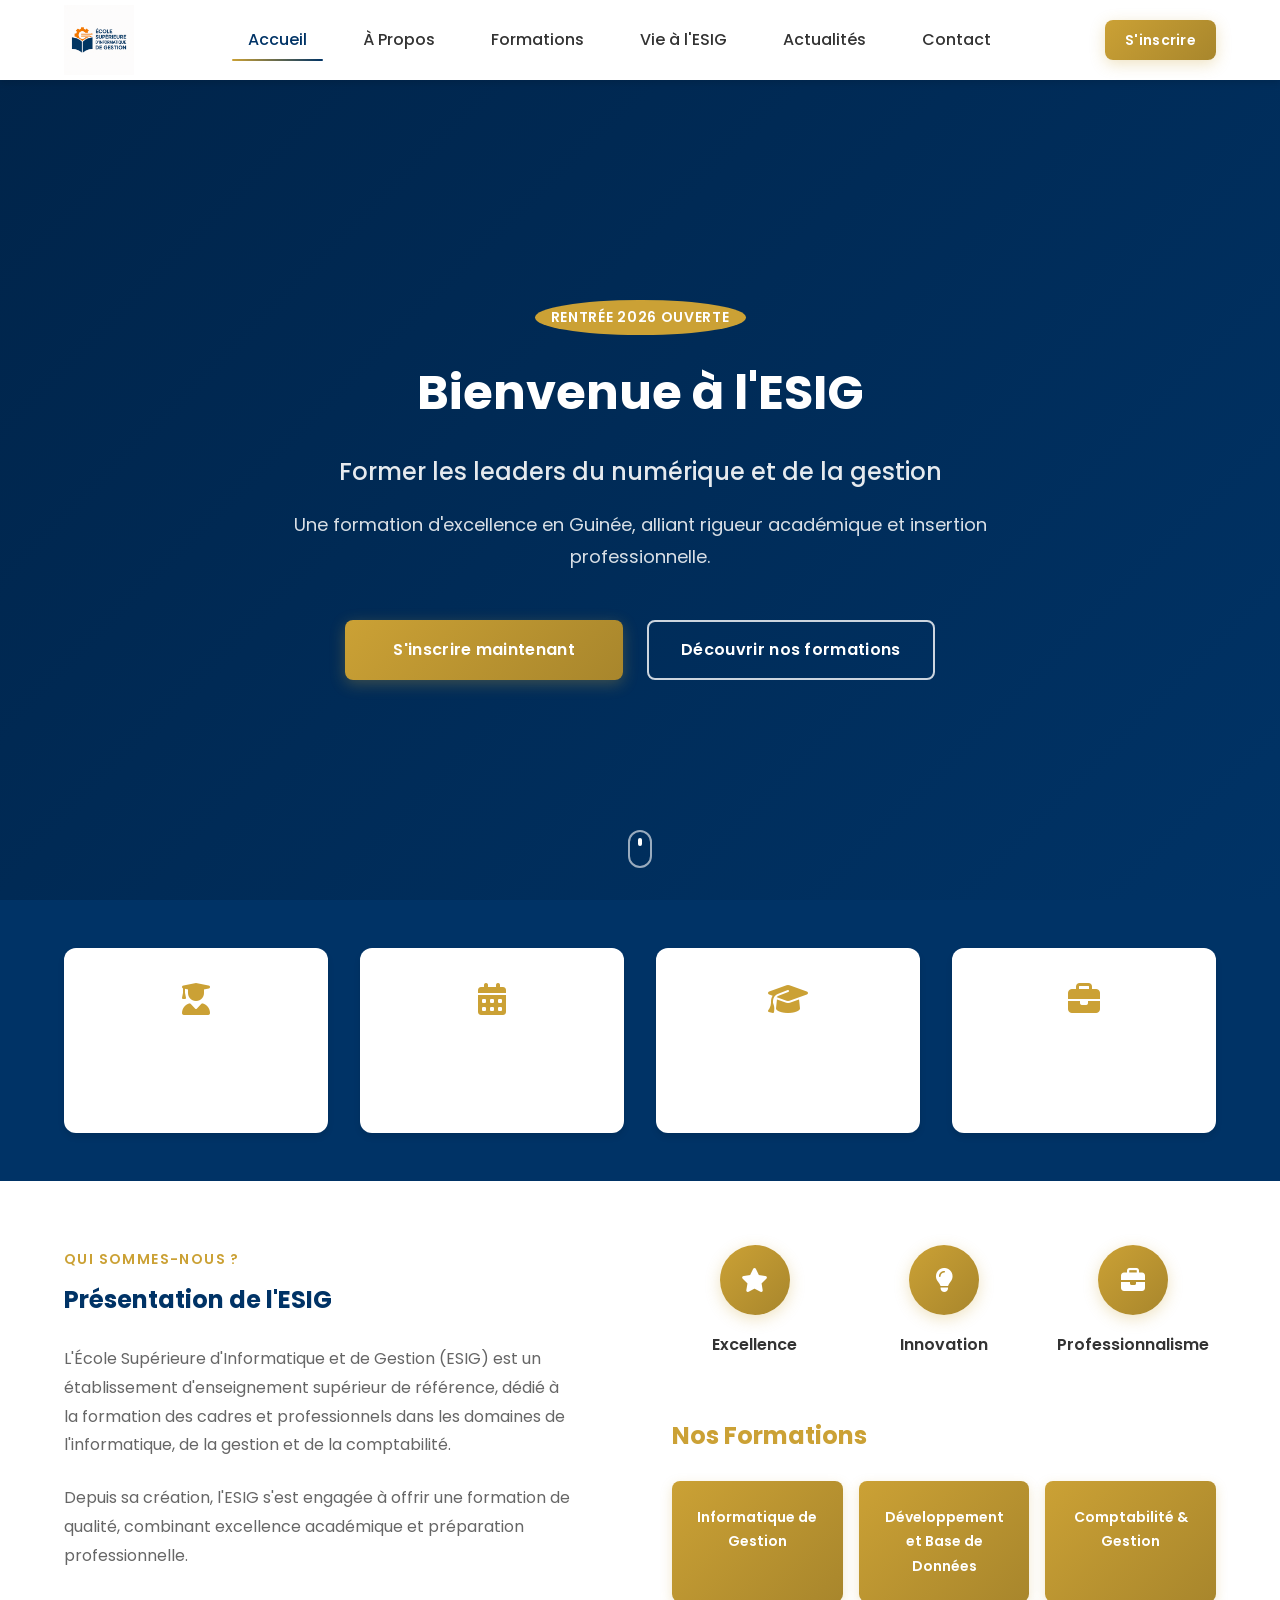
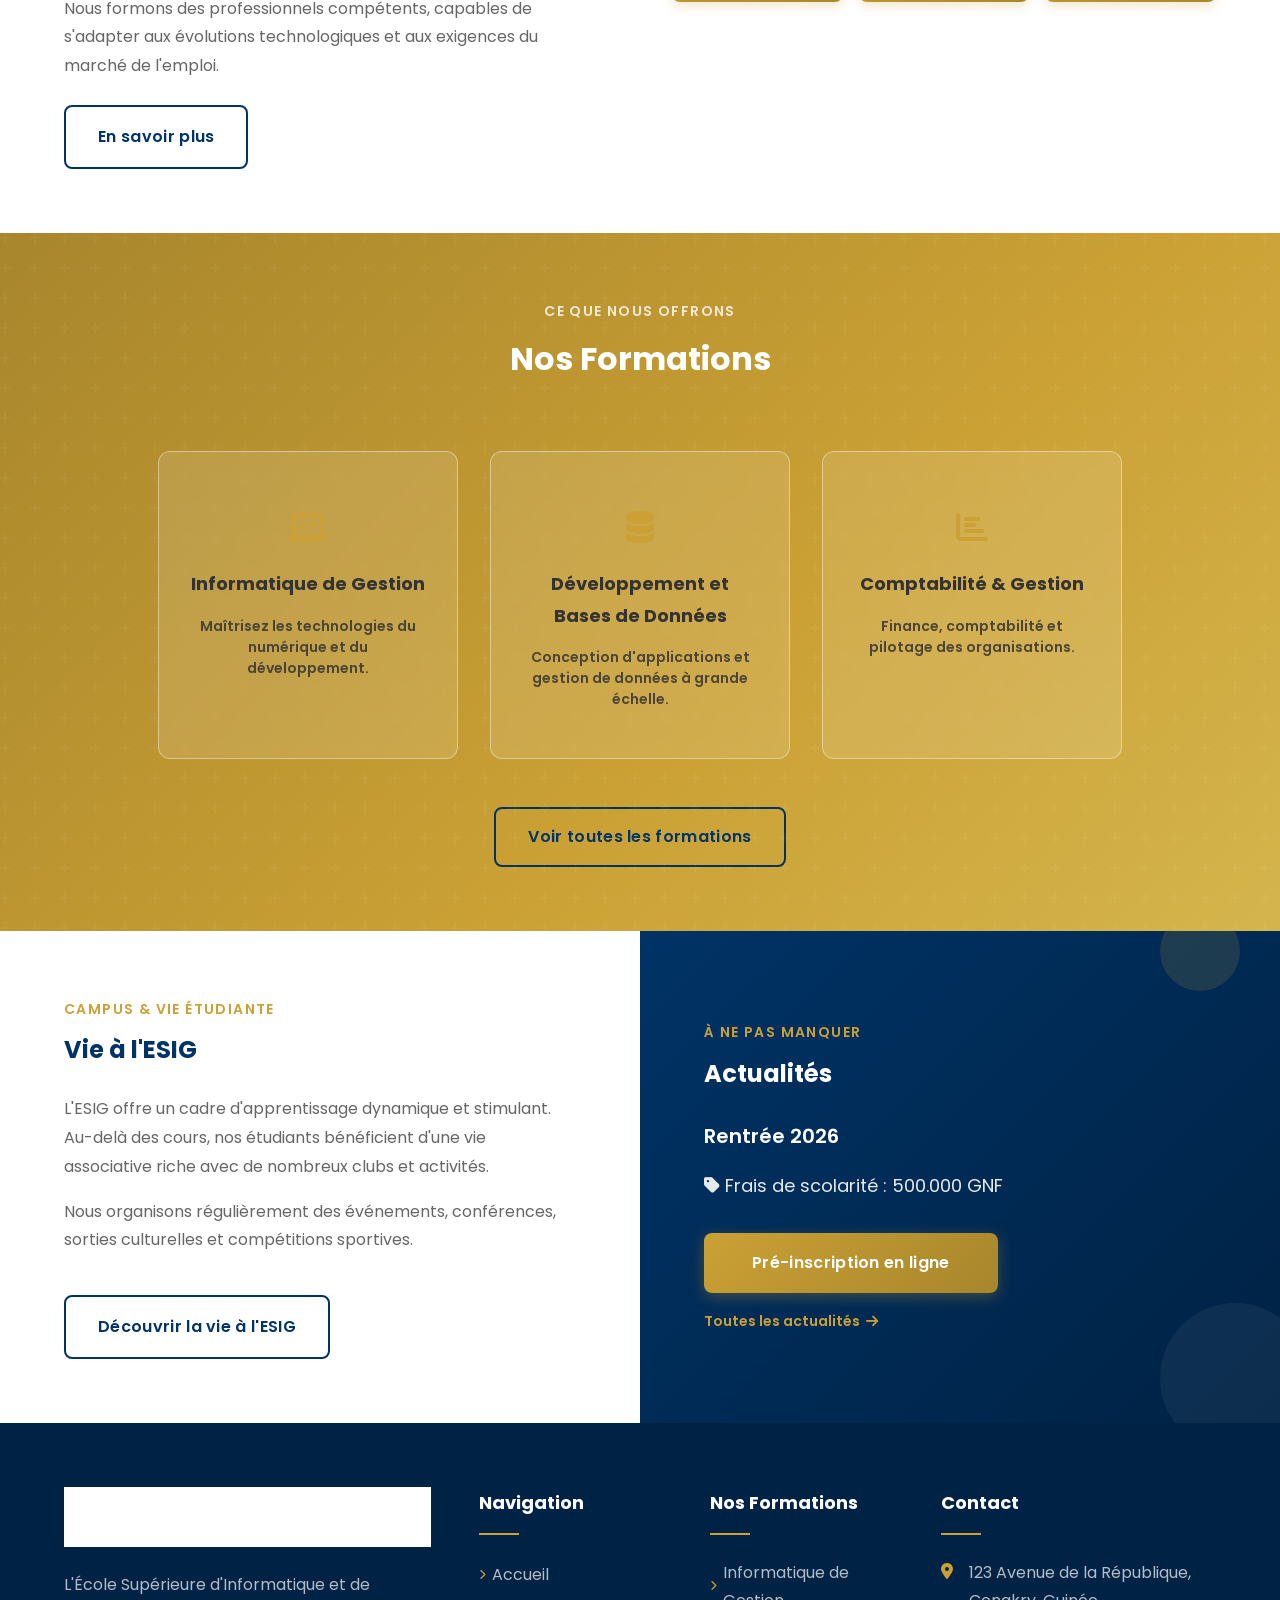
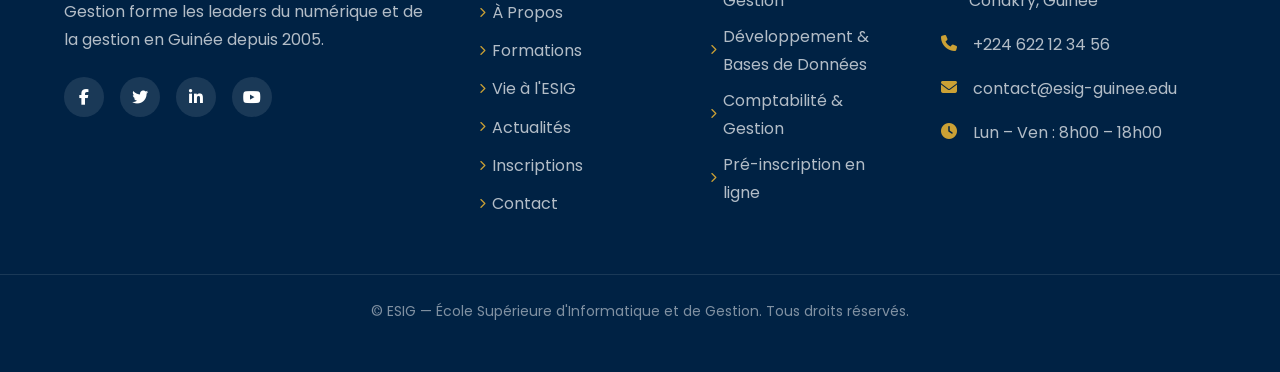
<file: ESIG-main/index.html>
<!DOCTYPE html>
<html lang="fr">
<head>
    <meta charset="UTF-8">
    <meta name="viewport" content="width=device-width, initial-scale=1.0">
    <title>ESIG — École Supérieure d'Informatique et de Gestion</title>
    <meta name="description" content="L'École Supérieure d'Informatique et de Gestion (ESIG) forme les leaders du numérique et de la gestion en Guinée.">
    <link rel="stylesheet" href="css/styles.css">
    <link rel="stylesheet" href="https://cdnjs.cloudflare.com/ajax/libs/font-awesome/6.4.0/css/all.min.css">
    <link href="https://fonts.googleapis.com/css2?family=Poppins:wght@300;400;500;600;700&display=swap" rel="stylesheet">
</head>
<body>

    <!-- Header Placeholder -->
    <div id="header-placeholder"></div>

    <!-- Hero Section -->
    <section class="hero" id="home">
        <div class="hero__overlay"></div>
        <div class="hero__content container">
            <span class="hero__badge">Rentrée 2026 ouverte</span>
            <h1 class="hero__title">Bienvenue à l'ESIG</h1>
            <p class="hero__subtitle">Former les leaders du numérique et de la gestion</p>
            <p class="hero__description">Une formation d'excellence en Guinée, alliant rigueur académique et insertion professionnelle.</p>
            <div class="hero__buttons">
                <a href="inscriptions.html" class="btn btn--gold">S'inscrire maintenant</a>
                <a href="formations.html" class="btn btn--outline-white">Découvrir nos formations</a>
            </div>
        </div>
        <div class="hero__scroll-indicator">
            <span></span>
        </div>
    </section>

    <!-- Stats Section -->
    <section class="stats-section">
        <div class="container">
            <div class="stats-grid">
                <div class="stat-card">
                    <div class="stat-card__icon"><i class="fas fa-user-graduate"></i></div>
                    <div class="stat-card__number" data-target="500">500+</div>
                    <div class="stat-card__label">Étudiants formés</div>
                </div>
                <div class="stat-card">
                    <div class="stat-card__icon"><i class="fas fa-calendar-alt"></i></div>
                    <div class="stat-card__number" data-target="20">20+</div>
                    <div class="stat-card__label">Années d'expérience</div>
                </div>
                <div class="stat-card">
                    <div class="stat-card__icon"><i class="fas fa-graduation-cap"></i></div>
                    <div class="stat-card__number" data-target="3">3</div>
                    <div class="stat-card__label">Filières de formation</div>
                </div>
                <div class="stat-card">
                    <div class="stat-card__icon"><i class="fas fa-briefcase"></i></div>
                    <div class="stat-card__number" data-target="85">85%</div>
                    <div class="stat-card__label">Taux d'insertion</div>
                </div>
            </div>
        </div>
    </section>

    <!-- About Preview Section -->
    <section class="section about-preview">
        <div class="container">
            <div class="about-preview__grid-new">
                <div class="about-preview__left">
                    <span class="section__tag">Qui sommes-nous ?</span>
                    <h2 class="about-preview__title">Présentation de l'ESIG</h2>
                    <p>L'École Supérieure d'Informatique et de Gestion (ESIG) est un établissement d'enseignement supérieur de référence, dédié à la formation des cadres et professionnels dans les domaines de l'informatique, de la gestion et de la comptabilité.</p>
                    <p>Depuis sa création, l'ESIG s'est engagée à offrir une formation de qualité, combinant excellence académique et préparation professionnelle.</p>
                    <p>Nous formons des professionnels compétents, capables de s'adapter aux évolutions technologiques et aux exigences du marché de l'emploi.</p>
                    <a href="apropos.html" class="btn btn--outline">En savoir plus</a>
                </div>

                <div class="about-preview__right">
                    <div class="values-row">
                        <div class="value-item">
                            <div class="value-item__icon"><i class="fas fa-star"></i></div>
                            <span class="value-item__text">Excellence</span>
                        </div>
                        <div class="value-item">
                            <div class="value-item__icon"><i class="fas fa-lightbulb"></i></div>
                            <span class="value-item__text">Innovation</span>
                        </div>
                        <div class="value-item">
                            <div class="value-item__icon"><i class="fas fa-briefcase"></i></div>
                            <span class="value-item__text">Professionnalisme</span>
                        </div>
                    </div>

                    <div class="formations-row">
                        <h3 class="formations-row__title">Nos Formations</h3>
                        <div class="formations-row__cards">
                            <div class="formation-mini-card"><span>Informatique de Gestion</span></div>
                            <div class="formation-mini-card"><span>Développement et Base de Données</span></div>
                            <div class="formation-mini-card"><span>Comptabilité & Gestion</span></div>
                        </div>
                    </div>
                </div>
            </div>
        </div>
    </section>

    <!-- Formations Preview -->
    <section class="section formations-preview-gold">
        <div class="container">
            <div class="section__header">
                <span class="section__tag section__tag--light">Ce que nous offrons</span>
                <h2 class="formations-gold__title">Nos Formations</h2>
            </div>
            <div class="formations-gold__cards">
                <a href="formations.html" class="formation-gold-card">
                    <div class="formation-gold-card__icon"><i class="fas fa-laptop-code"></i></div>
                    <span>Informatique de Gestion</span>
                    <p>Maîtrisez les technologies du numérique et du développement.</p>
                </a>
                <a href="formations.html" class="formation-gold-card">
                    <div class="formation-gold-card__icon"><i class="fas fa-database"></i></div>
                    <span>Développement et Bases de Données</span>
                    <p>Conception d'applications et gestion de données à grande échelle.</p>
                </a>
                <a href="formations.html" class="formation-gold-card">
                    <div class="formation-gold-card__icon"><i class="fas fa-chart-bar"></i></div>
                    <span>Comptabilité & Gestion</span>
                    <p>Finance, comptabilité et pilotage des organisations.</p>
                </a>
            </div>
            <div class="formations-gold__cta">
                <a href="formations.html" class="btn btn--outline-dark">Voir toutes les formations</a>
            </div>
        </div>
    </section>

    <!-- News Preview -->
    <section class="section news-preview-new">
        <div class="news-preview-grid">
            <div class="vie-esig-box">
                <span class="section__tag">Campus & Vie étudiante</span>
                <h2 class="vie-esig-box__title">Vie à l'ESIG</h2>
                <p>L'ESIG offre un cadre d'apprentissage dynamique et stimulant. Au-delà des cours, nos étudiants bénéficient d'une vie associative riche avec de nombreux clubs et activités.</p>
                <p>Nous organisons régulièrement des événements, conférences, sorties culturelles et compétitions sportives.</p>
                <a href="vie-esig.html" class="btn btn--outline">Découvrir la vie à l'ESIG</a>
            </div>

            <div class="actualites-box">
                <span class="section__tag section__tag--gold">À ne pas manquer</span>
                <h2 class="actualites-box__title">Actualités</h2>
                <h3 class="actualites-box__subtitle">Rentrée 2026</h3>
                <p class="actualites-box__info"><i class="fas fa-tag"></i> Frais de scolarité : 500.000 GNF</p>
                <a href="inscriptions.html" class="btn btn--gold">Pré-inscription en ligne</a>
                <a href="actualites.html" class="actualites-box__more">Toutes les actualités <i class="fas fa-arrow-right"></i></a>
            </div>
        </div>
    </section>

    <!-- Footer Placeholder -->
    <div id="footer-placeholder"></div>

    <script src="js/main.js"></script>
</body>
</html>
</file>
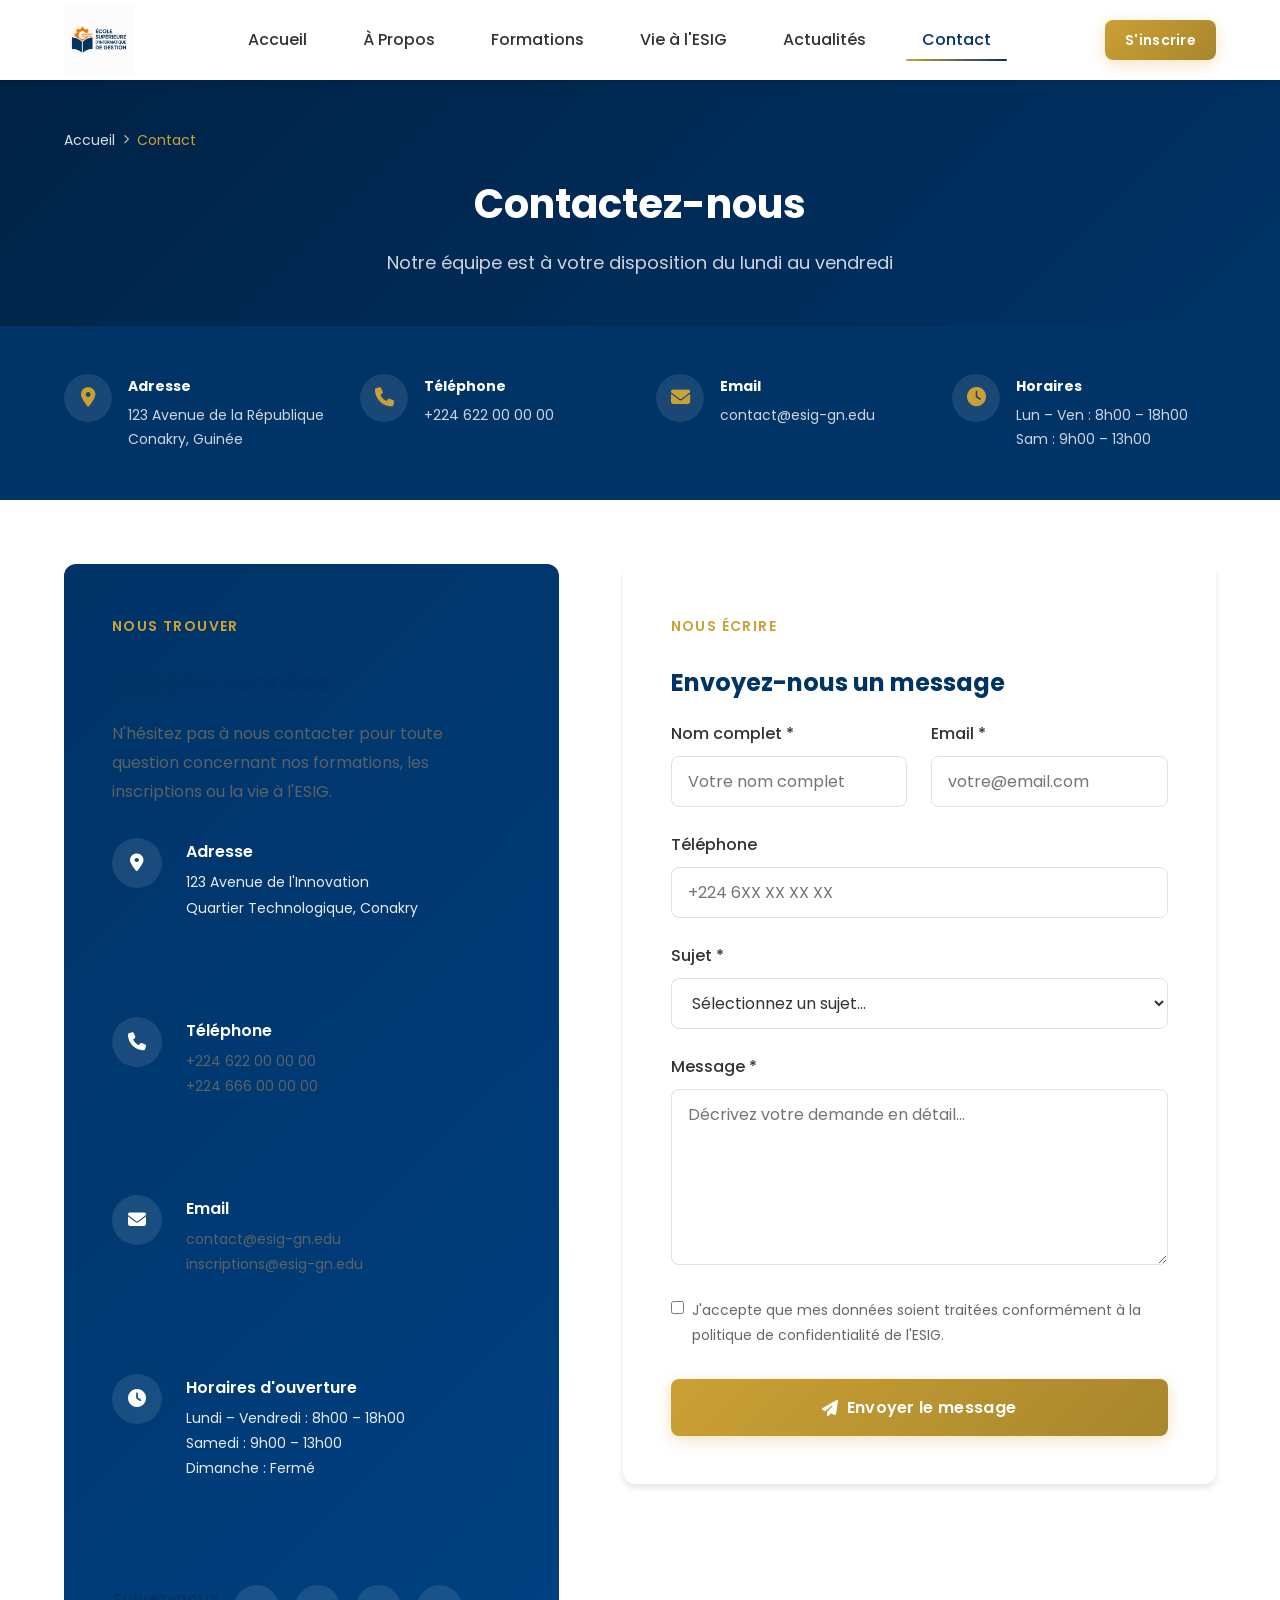
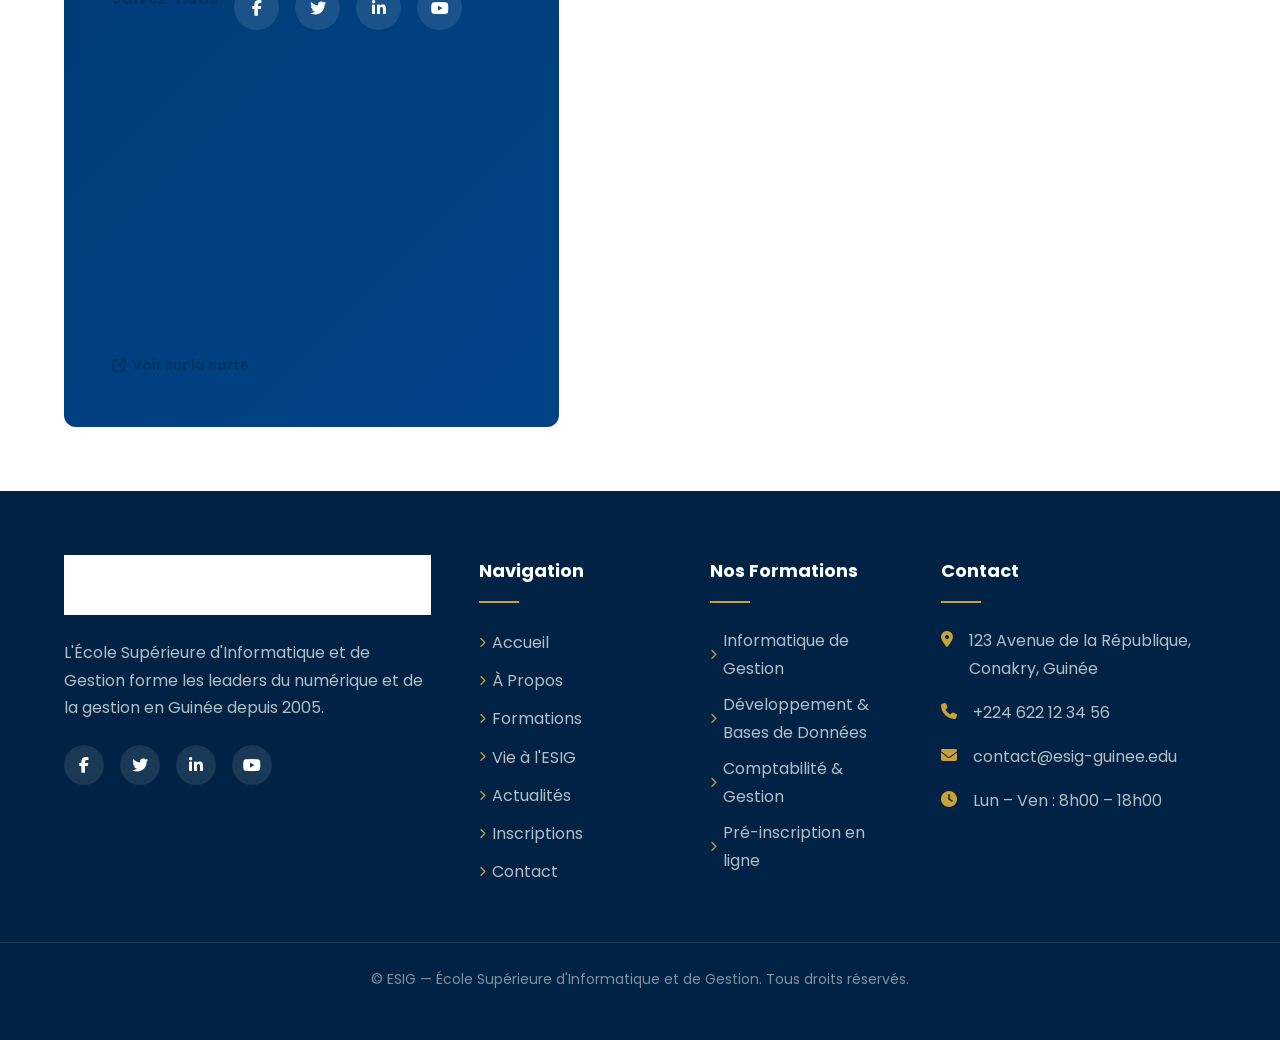
<file: ESIG-main/contact.html>
<!DOCTYPE html>
<html lang="fr">
<head>
    <meta charset="UTF-8">
    <meta name="viewport" content="width=device-width, initial-scale=1.0">
    <title>Contact - ESIG</title>
    <link rel="stylesheet" href="css/styles.css">
    <link rel="stylesheet" href="https://cdnjs.cloudflare.com/ajax/libs/font-awesome/6.4.0/css/all.min.css">
    <link href="https://fonts.googleapis.com/css2?family=Poppins:wght@300;400;500;600;700&display=swap" rel="stylesheet">
</head>
<body>
    <!-- Header Placeholder -->
    <div id="header-placeholder"></div>

    <!-- Page Header -->
    <section class="page-header">
        <div class="container">
            <nav class="breadcrumb">
                <a href="index.html">Accueil</a>
                <i class="fas fa-chevron-right"></i>
                <span>Contact</span>
            </nav>
            <h1 class="page-header__title">Contactez-nous</h1>
            <p class="page-header__subtitle">Notre équipe est à votre disposition du lundi au vendredi</p>
        </div>
    </section>

    <!-- Infos rapides -->
    <section class="contact-quick-info">
        <div class="container">
            <div class="contact-quick-grid">
                <div class="contact-quick-card">
                    <div class="contact-quick-card__icon"><i class="fas fa-map-marker-alt"></i></div>
                    <div class="contact-quick-card__content">
                        <h4>Adresse</h4>
                        <p>123 Avenue de la République<br>Conakry, Guinée</p>
                    </div>
                </div>
                <div class="contact-quick-card">
                    <div class="contact-quick-card__icon"><i class="fas fa-phone"></i></div>
                    <div class="contact-quick-card__content">
                        <h4>Téléphone</h4>
                        <p><a href="tel:+224622000000">+224 622 00 00 00</a></p>
                    </div>
                </div>
                <div class="contact-quick-card">
                    <div class="contact-quick-card__icon"><i class="fas fa-envelope"></i></div>
                    <div class="contact-quick-card__content">
                        <h4>Email</h4>
                        <p><a href="mailto:contact@esig-gn.edu">contact@esig-gn.edu</a></p>
                    </div>
                </div>
                <div class="contact-quick-card">
                    <div class="contact-quick-card__icon"><i class="fas fa-clock"></i></div>
                    <div class="contact-quick-card__content">
                        <h4>Horaires</h4>
                        <p>Lun – Ven : 8h00 – 18h00<br>Sam : 9h00 – 13h00</p>
                    </div>
                </div>
            </div>
        </div>
    </section>

    <!-- Contact Section -->
    <section class="section contact-section">
        <div class="container">
            <div class="contact-grid">

                <!-- Infos + Map -->
                <div class="contact-info">
                    <span class="section__tag">Nous trouver</span>
                    <h2>Nos coordonnées</h2>
                    <p>N'hésitez pas à nous contacter pour toute question concernant nos formations, les inscriptions ou la vie à l'ESIG.</p>

                    <div class="contact-info-list">
                        <div class="contact-info-item">
                            <div class="contact-info-item__icon"><i class="fas fa-map-marker-alt"></i></div>
                            <div>
                                <h4 class="contact-info-item__title">Adresse</h4>
                                <p class="contact-info-item__text">123 Avenue de l'Innovation<br>Quartier Technologique, Conakry</p>
                            </div>
                        </div>
                        <div class="contact-info-item">
                            <div class="contact-info-item__icon"><i class="fas fa-phone"></i></div>
                            <div>
                                <h4 class="contact-info-item__title">Téléphone</h4>
                                <p class="contact-info-item__text">
                                    <a href="tel:+224622000000">+224 622 00 00 00</a><br>
                                    <a href="tel:+224666000000">+224 666 00 00 00</a>
                                </p>
                            </div>
                        </div>
                        <div class="contact-info-item">
                            <div class="contact-info-item__icon"><i class="fas fa-envelope"></i></div>
                            <div>
                                <h4 class="contact-info-item__title">Email</h4>
                                <p class="contact-info-item__text">
                                    <a href="mailto:contact@esig-gn.edu">contact@esig-gn.edu</a><br>
                                    <a href="mailto:inscriptions@esig-gn.edu">inscriptions@esig-gn.edu</a>
                                </p>
                            </div>
                        </div>
                        <div class="contact-info-item">
                            <div class="contact-info-item__icon"><i class="fas fa-clock"></i></div>
                            <div>
                                <h4 class="contact-info-item__title">Horaires d'ouverture</h4>
                                <p class="contact-info-item__text">
                                    Lundi – Vendredi : 8h00 – 18h00<br>
                                    Samedi : 9h00 – 13h00<br>
                                    Dimanche : Fermé
                                </p>
                            </div>
                        </div>
                    </div>

                    <!-- Réseaux sociaux -->
                    <div class="contact-social">
                        <h4>Suivez-nous</h4>
                        <div class="contact-social__links">
                            <a href="#" class="social-link" aria-label="Facebook"><i class="fab fa-facebook-f"></i></a>
                            <a href="#" class="social-link" aria-label="Twitter"><i class="fab fa-twitter"></i></a>
                            <a href="#" class="social-link" aria-label="LinkedIn"><i class="fab fa-linkedin-in"></i></a>
                            <a href="#" class="social-link" aria-label="YouTube"><i class="fab fa-youtube"></i></a>
                        </div>
                    </div>

                    <!-- Carte -->
                    <div class="contact-map">
                        <iframe
                            src="https://www.openstreetmap.org/export/embed.html?bbox=-13.7774%2C9.5372%2C-13.6174%2C9.6372&layer=mapnik"
                            width="100%"
                            height="250"
                            style="border: none; border-radius: 12px;"
                            title="Localisation ESIG - Conakry"
                            loading="lazy">
                        </iframe>
                        <a href="https://www.openstreetmap.org/#map=13/9.587/-13.697" target="_blank" rel="noopener noreferrer" class="contact-map__link">
                            <i class="fas fa-external-link-alt"></i> Voir sur la carte
                        </a>
                    </div>
                </div>

                <!-- Formulaire -->
                <div class="contact-form-container">
                    <span class="section__tag">Nous écrire</span>
                    <h2>Envoyez-nous un message</h2>
                    <form id="contact-form">
                        <div class="form-row">
                            <div class="form-group">
                                <label for="contact-nom">Nom complet *</label>
                                <input type="text" id="contact-nom" name="nom" placeholder="Votre nom complet" required>
                            </div>
                            <div class="form-group">
                                <label for="contact-email">Email *</label>
                                <input type="email" id="contact-email" name="email" placeholder="votre@email.com" required>
                            </div>
                        </div>
                        <div class="form-group">
                            <label for="contact-telephone">Téléphone</label>
                            <input type="tel" id="contact-telephone" name="telephone" placeholder="+224 6XX XX XX XX">
                        </div>
                        <div class="form-group">
                            <label for="contact-sujet">Sujet *</label>
                            <select id="contact-sujet" name="sujet" required>
                                <option value="">Sélectionnez un sujet...</option>
                                <option value="information">Demande d'information</option>
                                <option value="inscription">Inscriptions</option>
                                <option value="formations">Formations</option>
                                <option value="partenariat">Partenariat</option>
                                <option value="reclamation">Réclamation</option>
                                <option value="autre">Autre</option>
                            </select>
                        </div>
                        <div class="form-group">
                            <label for="contact-message">Message *</label>
                            <textarea id="contact-message" name="message" rows="6" placeholder="Décrivez votre demande en détail..." required></textarea>
                        </div>
                        <div class="form-group form-group--checkbox">
                            <input type="checkbox" id="privacy" name="privacy" required>
                            <label for="privacy">J'accepte que mes données soient traitées conformément à la politique de confidentialité de l'ESIG.</label>
                        </div>
                        <button type="submit" class="btn btn--gold btn--full">
                            <i class="fas fa-paper-plane"></i> Envoyer le message
                        </button>
                    </form>
                </div>
            </div>
        </div>
    </section>

    <!-- Footer Placeholder -->
    <div id="footer-placeholder"></div>

    <script src="js/main.js"></script>
</body>
</html>
</file>
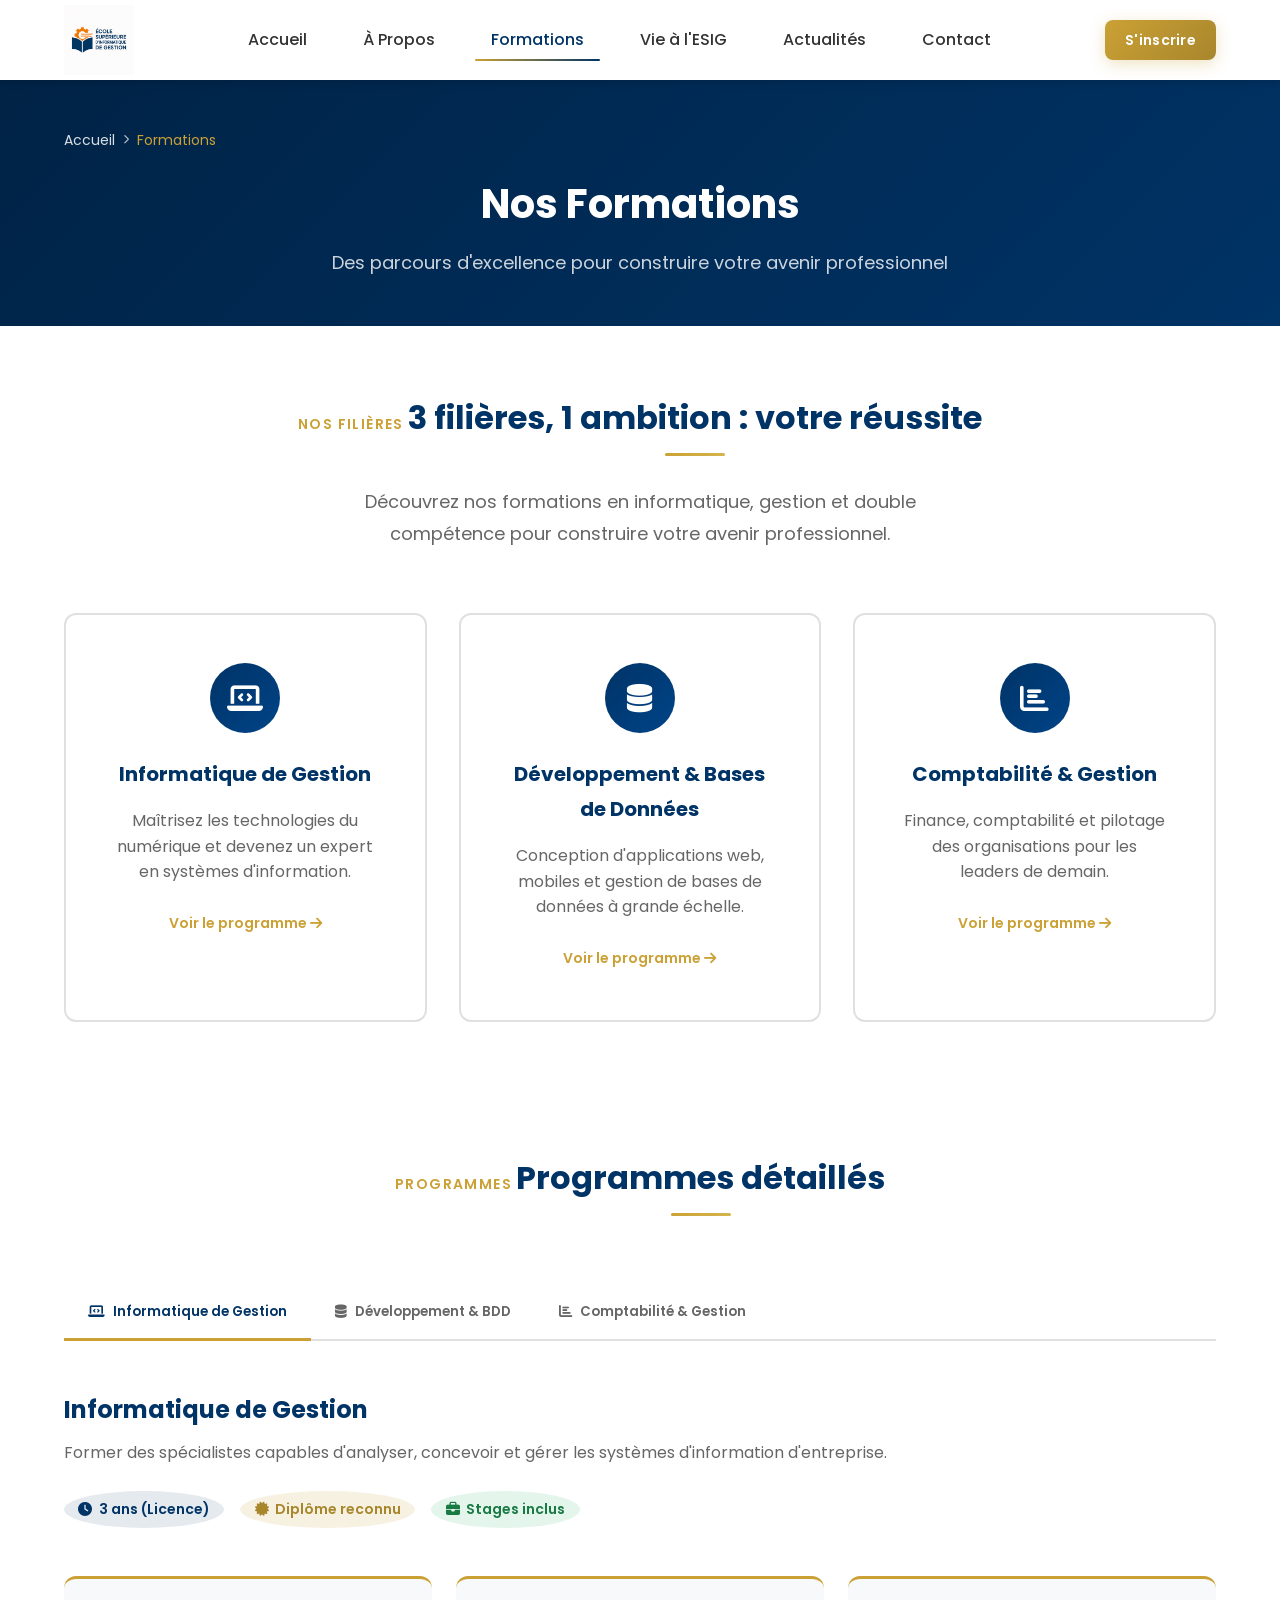
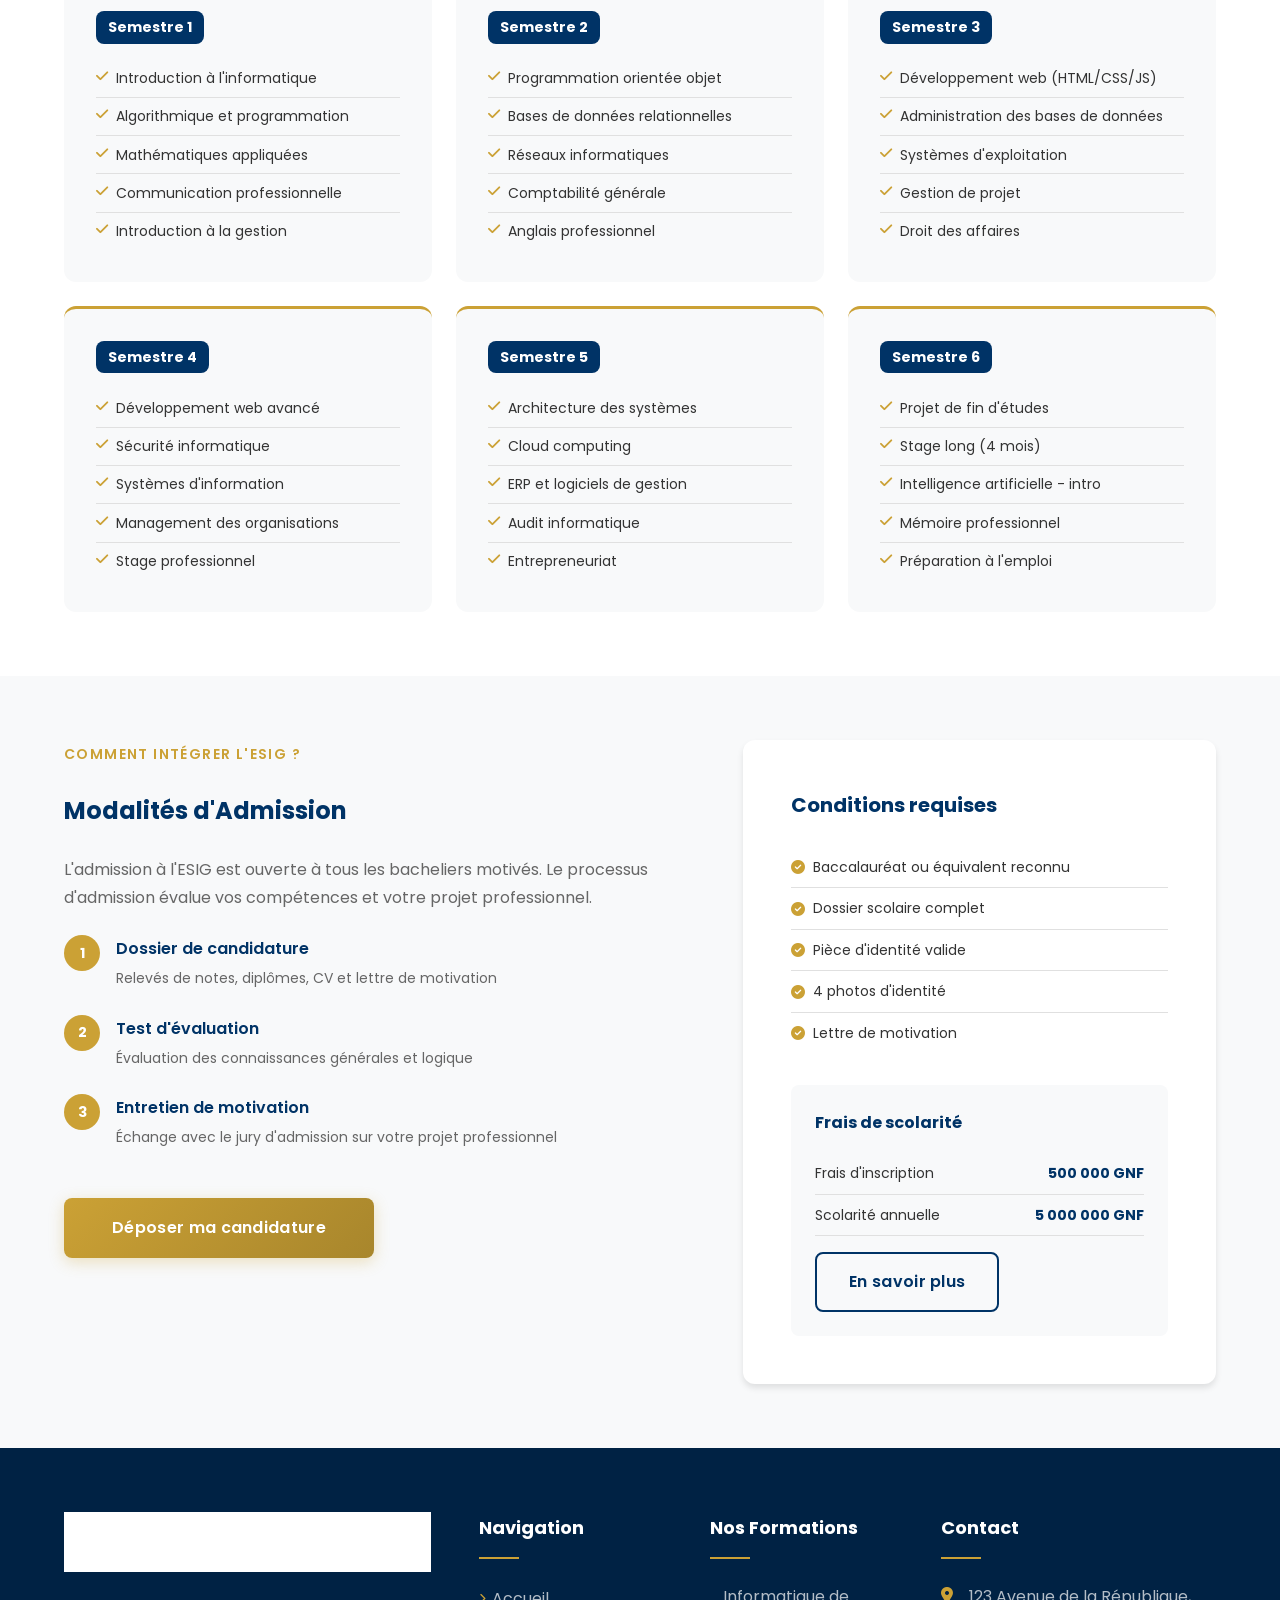
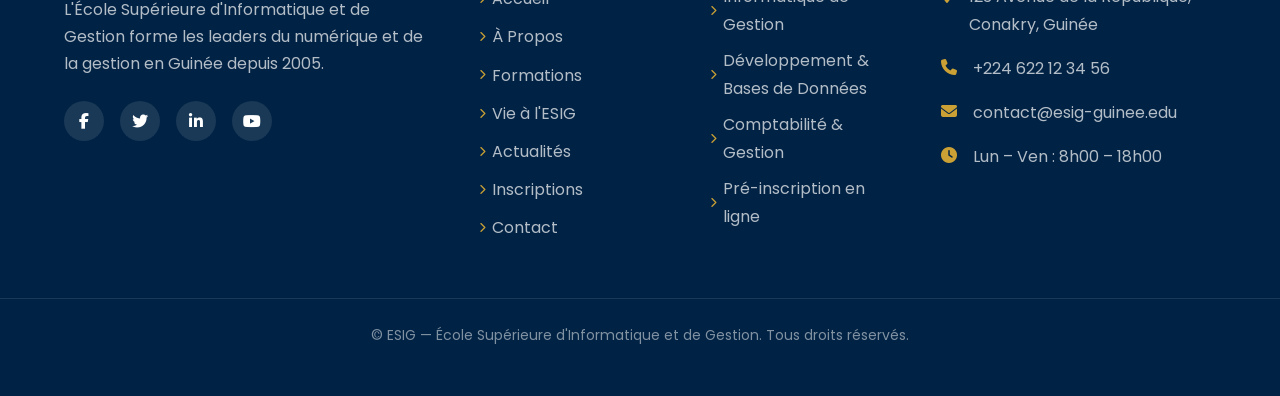
<file: ESIG-main/formations.html>
<!DOCTYPE html>
<html lang="fr">
<head>
    <meta charset="UTF-8">
    <meta name="viewport" content="width=device-width, initial-scale=1.0">
    <title>Formations - ESIG</title>
    <link rel="stylesheet" href="css/styles.css">
    <link rel="stylesheet" href="https://cdnjs.cloudflare.com/ajax/libs/font-awesome/6.4.0/css/all.min.css">
    <link href="https://fonts.googleapis.com/css2?family=Poppins:wght@300;400;500;600;700&display=swap" rel="stylesheet">
</head>
<body>
    <!-- Header Placeholder -->
    <div id="header-placeholder"></div>

    <!-- Page Header -->
    <section class="page-header">
        <div class="container">
            <nav class="breadcrumb">
                <a href="index.html">Accueil</a>
                <i class="fas fa-chevron-right"></i>
                <span>Formations</span>
            </nav>
            <h1 class="page-header__title">Nos Formations</h1>
            <p class="page-header__subtitle">Des parcours d'excellence pour construire votre avenir professionnel</p>
        </div>
    </section>

    <!-- Formations Overview -->
    <section class="section">
        <div class="container">
            <div class="section__header">
                <span class="section__tag">Nos filières</span>
                <h2 class="section__title">3 filières, 1 ambition : votre réussite</h2>
                <p class="section__subtitle">Découvrez nos formations en informatique, gestion et double compétence pour construire votre avenir professionnel.</p>
            </div>

            <!-- Filières Cards -->
            <div class="filieres-grid">
                <div class="filiere-card" onclick="showTab('info-gestion')">
                    <div class="filiere-card__icon"><i class="fas fa-laptop-code"></i></div>
                    <h3 class="filiere-card__title">Informatique de Gestion</h3>
                    <p class="filiere-card__text">Maîtrisez les technologies du numérique et devenez un expert en systèmes d'information.</p>
                    <span class="filiere-card__link">Voir le programme <i class="fas fa-arrow-right"></i></span>
                </div>
                <div class="filiere-card" onclick="showTab('dev-bdd')">
                    <div class="filiere-card__icon"><i class="fas fa-database"></i></div>
                    <h3 class="filiere-card__title">Développement & Bases de Données</h3>
                    <p class="filiere-card__text">Conception d'applications web, mobiles et gestion de bases de données à grande échelle.</p>
                    <span class="filiere-card__link">Voir le programme <i class="fas fa-arrow-right"></i></span>
                </div>
                <div class="filiere-card" onclick="showTab('compta-gestion')">
                    <div class="filiere-card__icon"><i class="fas fa-chart-bar"></i></div>
                    <h3 class="filiere-card__title">Comptabilité & Gestion</h3>
                    <p class="filiere-card__text">Finance, comptabilité et pilotage des organisations pour les leaders de demain.</p>
                    <span class="filiere-card__link">Voir le programme <i class="fas fa-arrow-right"></i></span>
                </div>
            </div>
        </div>
    </section>

    <!-- Programmes Détaillés -->
    <section class="section programmes-section">
        <div class="container">
            <div class="section__header">
                <span class="section__tag">Programmes</span>
                <h2 class="section__title">Programmes détaillés</h2>
            </div>

            <!-- Tabs -->
            <div class="programme-tabs">
                <button class="programme-tab active" data-tab="info-gestion">
                    <i class="fas fa-laptop-code"></i> Informatique de Gestion
                </button>
                <button class="programme-tab" data-tab="dev-bdd">
                    <i class="fas fa-database"></i> Développement & BDD
                </button>
                <button class="programme-tab" data-tab="compta-gestion">
                    <i class="fas fa-chart-bar"></i> Comptabilité & Gestion
                </button>
            </div>

            <!-- Tab: Informatique de Gestion -->
            <div class="programme-content active" id="tab-info-gestion">
                <div class="programme-header">
                    <div class="programme-header__info">
                        <h3>Informatique de Gestion</h3>
                        <p>Former des spécialistes capables d'analyser, concevoir et gérer les systèmes d'information d'entreprise.</p>
                        <div class="programme-badges">
                            <span class="badge badge--blue"><i class="fas fa-clock"></i> 3 ans (Licence)</span>
                            <span class="badge badge--gold"><i class="fas fa-certificate"></i> Diplôme reconnu</span>
                            <span class="badge badge--green"><i class="fas fa-briefcase"></i> Stages inclus</span>
                        </div>
                    </div>
                </div>
                <div class="semestres-grid">
                    <div class="semestre-block">
                        <h4 class="semestre-block__title"><span>Semestre 1</span></h4>
                        <ul class="semestre-block__list">
                            <li><i class="fas fa-check"></i> Introduction à l'informatique</li>
                            <li><i class="fas fa-check"></i> Algorithmique et programmation</li>
                            <li><i class="fas fa-check"></i> Mathématiques appliquées</li>
                            <li><i class="fas fa-check"></i> Communication professionnelle</li>
                            <li><i class="fas fa-check"></i> Introduction à la gestion</li>
                        </ul>
                    </div>
                    <div class="semestre-block">
                        <h4 class="semestre-block__title"><span>Semestre 2</span></h4>
                        <ul class="semestre-block__list">
                            <li><i class="fas fa-check"></i> Programmation orientée objet</li>
                            <li><i class="fas fa-check"></i> Bases de données relationnelles</li>
                            <li><i class="fas fa-check"></i> Réseaux informatiques</li>
                            <li><i class="fas fa-check"></i> Comptabilité générale</li>
                            <li><i class="fas fa-check"></i> Anglais professionnel</li>
                        </ul>
                    </div>
                    <div class="semestre-block">
                        <h4 class="semestre-block__title"><span>Semestre 3</span></h4>
                        <ul class="semestre-block__list">
                            <li><i class="fas fa-check"></i> Développement web (HTML/CSS/JS)</li>
                            <li><i class="fas fa-check"></i> Administration des bases de données</li>
                            <li><i class="fas fa-check"></i> Systèmes d'exploitation</li>
                            <li><i class="fas fa-check"></i> Gestion de projet</li>
                            <li><i class="fas fa-check"></i> Droit des affaires</li>
                        </ul>
                    </div>
                    <div class="semestre-block">
                        <h4 class="semestre-block__title"><span>Semestre 4</span></h4>
                        <ul class="semestre-block__list">
                            <li><i class="fas fa-check"></i> Développement web avancé</li>
                            <li><i class="fas fa-check"></i> Sécurité informatique</li>
                            <li><i class="fas fa-check"></i> Systèmes d'information</li>
                            <li><i class="fas fa-check"></i> Management des organisations</li>
                            <li><i class="fas fa-check"></i> Stage professionnel</li>
                        </ul>
                    </div>
                    <div class="semestre-block">
                        <h4 class="semestre-block__title"><span>Semestre 5</span></h4>
                        <ul class="semestre-block__list">
                            <li><i class="fas fa-check"></i> Architecture des systèmes</li>
                            <li><i class="fas fa-check"></i> Cloud computing</li>
                            <li><i class="fas fa-check"></i> ERP et logiciels de gestion</li>
                            <li><i class="fas fa-check"></i> Audit informatique</li>
                            <li><i class="fas fa-check"></i> Entrepreneuriat</li>
                        </ul>
                    </div>
                    <div class="semestre-block">
                        <h4 class="semestre-block__title"><span>Semestre 6</span></h4>
                        <ul class="semestre-block__list">
                            <li><i class="fas fa-check"></i> Projet de fin d'études</li>
                            <li><i class="fas fa-check"></i> Stage long (4 mois)</li>
                            <li><i class="fas fa-check"></i> Intelligence artificielle - intro</li>
                            <li><i class="fas fa-check"></i> Mémoire professionnel</li>
                            <li><i class="fas fa-check"></i> Préparation à l'emploi</li>
                        </ul>
                    </div>
                </div>
            </div>

            <!-- Tab: Développement & BDD -->
            <div class="programme-content" id="tab-dev-bdd">
                <div class="programme-header">
                    <div class="programme-header__info">
                        <h3>Développement & Bases de Données</h3>
                        <p>Former des développeurs full-stack et experts en bases de données pour répondre aux besoins du marché.</p>
                        <div class="programme-badges">
                            <span class="badge badge--blue"><i class="fas fa-clock"></i> 3 ans (Licence)</span>
                            <span class="badge badge--gold"><i class="fas fa-certificate"></i> Diplôme reconnu</span>
                            <span class="badge badge--green"><i class="fas fa-briefcase"></i> Stages inclus</span>
                        </div>
                    </div>
                </div>
                <div class="semestres-grid">
                    <div class="semestre-block">
                        <h4 class="semestre-block__title"><span>Semestre 1</span></h4>
                        <ul class="semestre-block__list">
                            <li><i class="fas fa-check"></i> Fondamentaux de la programmation</li>
                            <li><i class="fas fa-check"></i> HTML / CSS / JavaScript</li>
                            <li><i class="fas fa-check"></i> Mathématiques pour l'informatique</li>
                            <li><i class="fas fa-check"></i> Logique et algorithmique</li>
                            <li><i class="fas fa-check"></i> Communication écrite</li>
                        </ul>
                    </div>
                    <div class="semestre-block">
                        <h4 class="semestre-block__title"><span>Semestre 2</span></h4>
                        <ul class="semestre-block__list">
                            <li><i class="fas fa-check"></i> Programmation Python</li>
                            <li><i class="fas fa-check"></i> SQL et bases de données</li>
                            <li><i class="fas fa-check"></i> Programmation Java</li>
                            <li><i class="fas fa-check"></i> Systèmes d'exploitation Linux</li>
                            <li><i class="fas fa-check"></i> Anglais technique</li>
                        </ul>
                    </div>
                    <div class="semestre-block">
                        <h4 class="semestre-block__title"><span>Semestre 3</span></h4>
                        <ul class="semestre-block__list">
                            <li><i class="fas fa-check"></i> Développement backend (Node.js/PHP)</li>
                            <li><i class="fas fa-check"></i> Bases de données NoSQL</li>
                            <li><i class="fas fa-check"></i> Frameworks front-end (React/Vue)</li>
                            <li><i class="fas fa-check"></i> Méthodes Agile/Scrum</li>
                            <li><i class="fas fa-check"></i> UX/UI Design</li>
                        </ul>
                    </div>
                    <div class="semestre-block">
                        <h4 class="semestre-block__title"><span>Semestre 4</span></h4>
                        <ul class="semestre-block__list">
                            <li><i class="fas fa-check"></i> Développement mobile (Android/iOS)</li>
                            <li><i class="fas fa-check"></i> Administration BDD avancée</li>
                            <li><i class="fas fa-check"></i> APIs REST & GraphQL</li>
                            <li><i class="fas fa-check"></i> Tests logiciels</li>
                            <li><i class="fas fa-check"></i> Stage professionnel</li>
                        </ul>
                    </div>
                    <div class="semestre-block">
                        <h4 class="semestre-block__title"><span>Semestre 5</span></h4>
                        <ul class="semestre-block__list">
                            <li><i class="fas fa-check"></i> DevOps et CI/CD</li>
                            <li><i class="fas fa-check"></i> Cloud (AWS/Azure/GCP)</li>
                            <li><i class="fas fa-check"></i> Big Data</li>
                            <li><i class="fas fa-check"></i> Sécurité applicative</li>
                            <li><i class="fas fa-check"></i> Gestion de projet IT</li>
                        </ul>
                    </div>
                    <div class="semestre-block">
                        <h4 class="semestre-block__title"><span>Semestre 6</span></h4>
                        <ul class="semestre-block__list">
                            <li><i class="fas fa-check"></i> Projet de fin d'études</li>
                            <li><i class="fas fa-check"></i> Stage long (4 mois)</li>
                            <li><i class="fas fa-check"></i> Intelligence artificielle appliquée</li>
                            <li><i class="fas fa-check"></i> Mémoire professionnel</li>
                            <li><i class="fas fa-check"></i> Préparation à l'emploi</li>
                        </ul>
                    </div>
                </div>
            </div>

            <!-- Tab: Comptabilité & Gestion -->
            <div class="programme-content" id="tab-compta-gestion">
                <div class="programme-header">
                    <div class="programme-header__info">
                        <h3>Comptabilité & Gestion</h3>
                        <p>Former des gestionnaires et comptables capables de piloter les finances et les organisations modernes.</p>
                        <div class="programme-badges">
                            <span class="badge badge--blue"><i class="fas fa-clock"></i> 3 ans (Licence)</span>
                            <span class="badge badge--gold"><i class="fas fa-certificate"></i> Diplôme reconnu</span>
                            <span class="badge badge--green"><i class="fas fa-briefcase"></i> Stages inclus</span>
                        </div>
                    </div>
                </div>
                <div class="semestres-grid">
                    <div class="semestre-block">
                        <h4 class="semestre-block__title"><span>Semestre 1</span></h4>
                        <ul class="semestre-block__list">
                            <li><i class="fas fa-check"></i> Comptabilité générale I</li>
                            <li><i class="fas fa-check"></i> Économie générale</li>
                            <li><i class="fas fa-check"></i> Mathématiques financières</li>
                            <li><i class="fas fa-check"></i> Droit civil et commercial</li>
                            <li><i class="fas fa-check"></i> Informatique de bureau</li>
                        </ul>
                    </div>
                    <div class="semestre-block">
                        <h4 class="semestre-block__title"><span>Semestre 2</span></h4>
                        <ul class="semestre-block__list">
                            <li><i class="fas fa-check"></i> Comptabilité générale II</li>
                            <li><i class="fas fa-check"></i> Statistiques appliquées</li>
                            <li><i class="fas fa-check"></i> Droit des sociétés</li>
                            <li><i class="fas fa-check"></i> Gestion des ressources humaines</li>
                            <li><i class="fas fa-check"></i> Anglais des affaires</li>
                        </ul>
                    </div>
                    <div class="semestre-block">
                        <h4 class="semestre-block__title"><span>Semestre 3</span></h4>
                        <ul class="semestre-block__list">
                            <li><i class="fas fa-check"></i> Comptabilité analytique</li>
                            <li><i class="fas fa-check"></i> Finance d'entreprise</li>
                            <li><i class="fas fa-check"></i> Fiscalité</li>
                            <li><i class="fas fa-check"></i> Marketing fondamental</li>
                            <li><i class="fas fa-check"></i> Logiciels comptables (SAGE)</li>
                        </ul>
                    </div>
                    <div class="semestre-block">
                        <h4 class="semestre-block__title"><span>Semestre 4</span></h4>
                        <ul class="semestre-block__list">
                            <li><i class="fas fa-check"></i> Contrôle de gestion</li>
                            <li><i class="fas fa-check"></i> Analyse financière</li>
                            <li><i class="fas fa-check"></i> Audit comptable</li>
                            <li><i class="fas fa-check"></i> Gestion budgétaire</li>
                            <li><i class="fas fa-check"></i> Stage professionnel</li>
                        </ul>
                    </div>
                    <div class="semestre-block">
                        <h4 class="semestre-block__title"><span>Semestre 5</span></h4>
                        <ul class="semestre-block__list">
                            <li><i class="fas fa-check"></i> Comptabilité des sociétés</li>
                            <li><i class="fas fa-check"></i> Management stratégique</li>
                            <li><i class="fas fa-check"></i> Évaluation d'entreprise</li>
                            <li><i class="fas fa-check"></i> Systèmes ERP (SAP/SAGE)</li>
                            <li><i class="fas fa-check"></i> Entrepreneuriat</li>
                        </ul>
                    </div>
                    <div class="semestre-block">
                        <h4 class="semestre-block__title"><span>Semestre 6</span></h4>
                        <ul class="semestre-block__list">
                            <li><i class="fas fa-check"></i> Projet de fin d'études</li>
                            <li><i class="fas fa-check"></i> Stage long (4 mois)</li>
                            <li><i class="fas fa-check"></i> Consolidation des comptes</li>
                            <li><i class="fas fa-check"></i> Mémoire professionnel</li>
                            <li><i class="fas fa-check"></i> Préparation à l'emploi</li>
                        </ul>
                    </div>
                </div>
            </div>
        </div>
    </section>

    <!-- Modalités d'Admission -->
    <section class="section admission-section">
        <div class="container">
            <div class="admission-grid">
                <div class="admission-info">
                    <span class="section__tag">Comment intégrer l'ESIG ?</span>
                    <h2 class="admission-info__title">Modalités d'Admission</h2>
                    <p>L'admission à l'ESIG est ouverte à tous les bacheliers motivés. Le processus d'admission évalue vos compétences et votre projet professionnel.</p>

                    <div class="admission-steps">
                        <div class="admission-step">
                            <div class="admission-step__num">1</div>
                            <div>
                                <h4>Dossier de candidature</h4>
                                <p>Relevés de notes, diplômes, CV et lettre de motivation</p>
                            </div>
                        </div>
                        <div class="admission-step">
                            <div class="admission-step__num">2</div>
                            <div>
                                <h4>Test d'évaluation</h4>
                                <p>Évaluation des connaissances générales et logique</p>
                            </div>
                        </div>
                        <div class="admission-step">
                            <div class="admission-step__num">3</div>
                            <div>
                                <h4>Entretien de motivation</h4>
                                <p>Échange avec le jury d'admission sur votre projet professionnel</p>
                            </div>
                        </div>
                    </div>

                    <a href="inscriptions.html" class="btn btn--gold">Déposer ma candidature</a>
                </div>

                <div class="admission-conditions-box">
                    <h3>Conditions requises</h3>
                    <ul class="conditions-list">
                        <li><i class="fas fa-check-circle"></i> Baccalauréat ou équivalent reconnu</li>
                        <li><i class="fas fa-check-circle"></i> Dossier scolaire complet</li>
                        <li><i class="fas fa-check-circle"></i> Pièce d'identité valide</li>
                        <li><i class="fas fa-check-circle"></i> 4 photos d'identité</li>
                        <li><i class="fas fa-check-circle"></i> Lettre de motivation</li>
                    </ul>

                    <div class="admission-frais">
                        <h4>Frais de scolarité</h4>
                        <div class="frais-row">
                            <span>Frais d'inscription</span>
                            <strong>500 000 GNF</strong>
                        </div>
                        <div class="frais-row">
                            <span>Scolarité annuelle</span>
                            <strong>5 000 000 GNF</strong>
                        </div>
                        <a href="inscriptions.html" class="btn btn--outline-dark" style="margin-top: 1rem; display: inline-block;">En savoir plus</a>
                    </div>
                </div>
            </div>
        </div>
    </section>

    <!-- Footer Placeholder -->
    <div id="footer-placeholder"></div>

    <script src="js/main.js"></script>
    <script>
        // Tabs fonctionnalité
        const tabs = document.querySelectorAll('.programme-tab');
        const contents = document.querySelectorAll('.programme-content');

        tabs.forEach(tab => {
            tab.addEventListener('click', () => {
                tabs.forEach(t => t.classList.remove('active'));
                contents.forEach(c => c.classList.remove('active'));
                tab.classList.add('active');
                document.getElementById('tab-' + tab.dataset.tab).classList.add('active');
            });
        });

        function showTab(tabId) {
            tabs.forEach(t => t.classList.remove('active'));
            contents.forEach(c => c.classList.remove('active'));
            const tab = document.querySelector('[data-tab="' + tabId + '"]');
            if (tab) tab.classList.add('active');
            const content = document.getElementById('tab-' + tabId);
            if (content) {
                content.classList.add('active');
                content.scrollIntoView({ behavior: 'smooth', block: 'start' });
            }
        }
    </script>
</body>
</html>
</file>
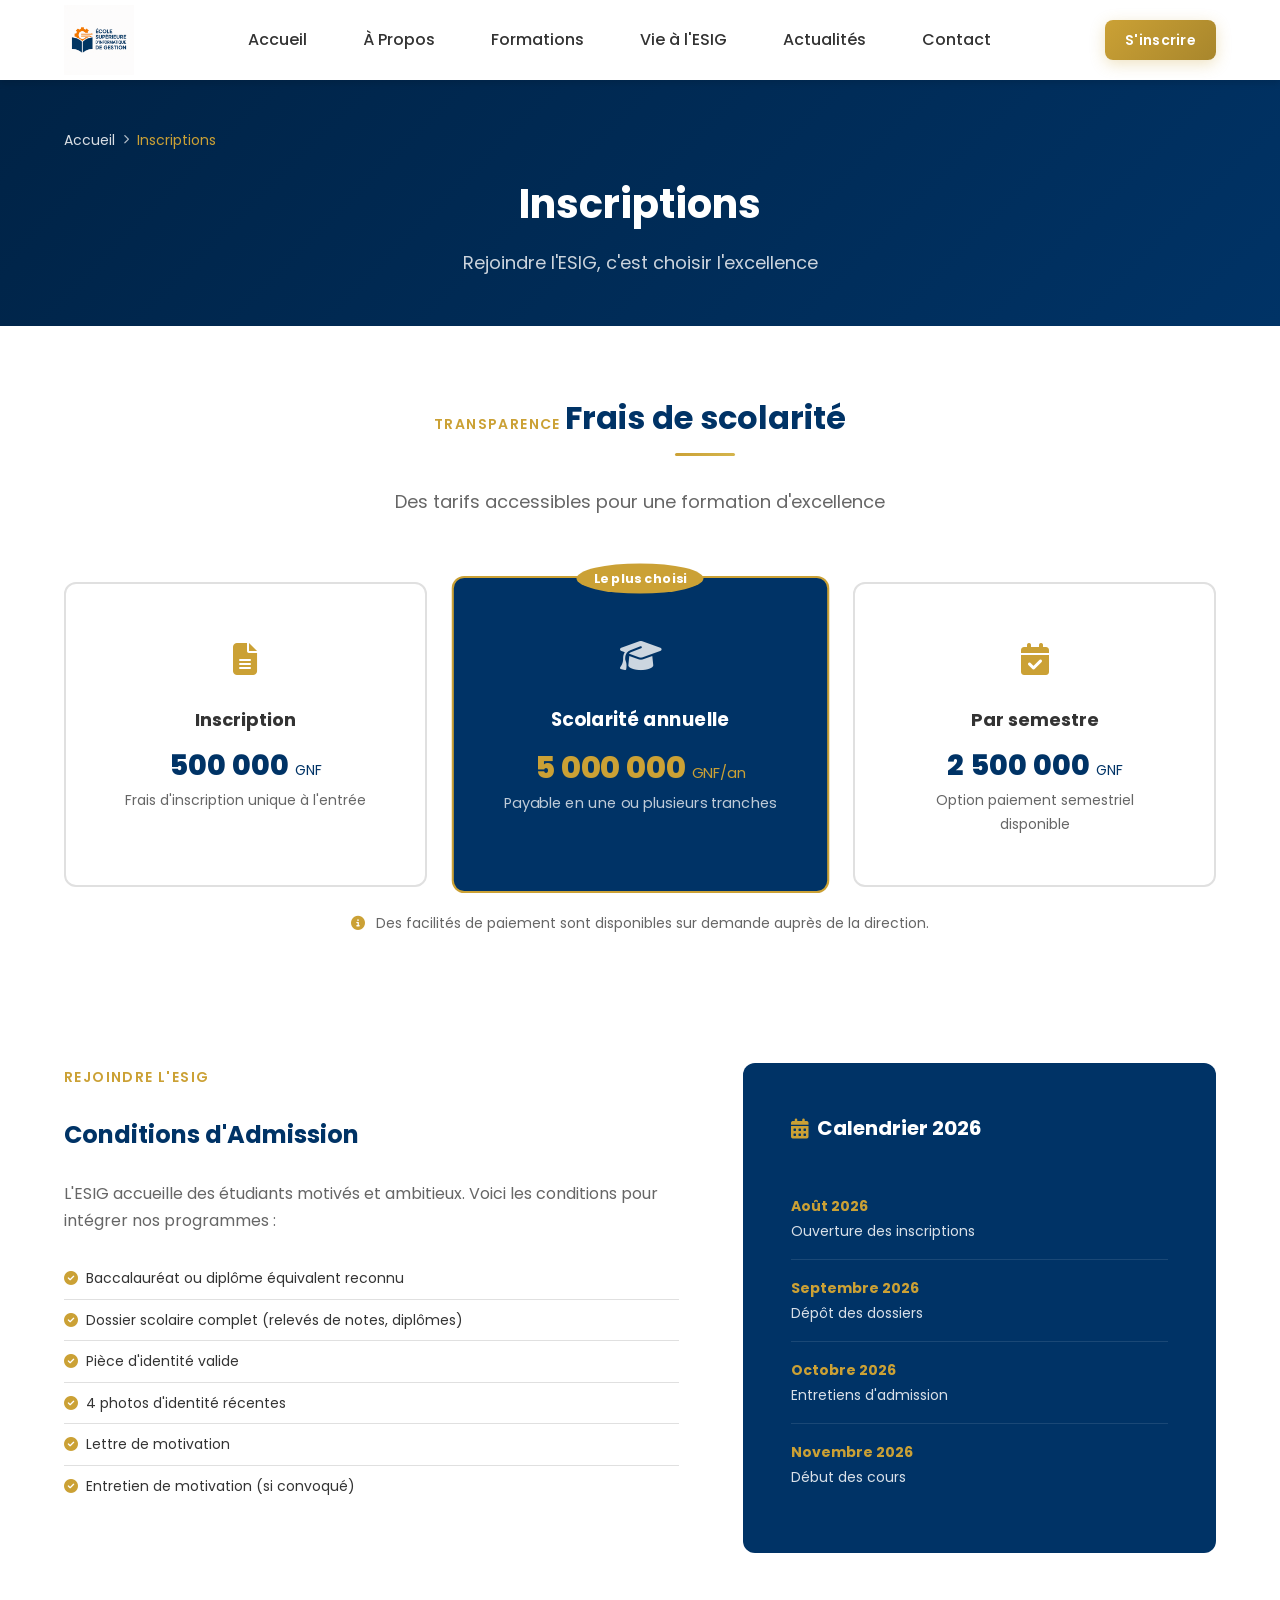
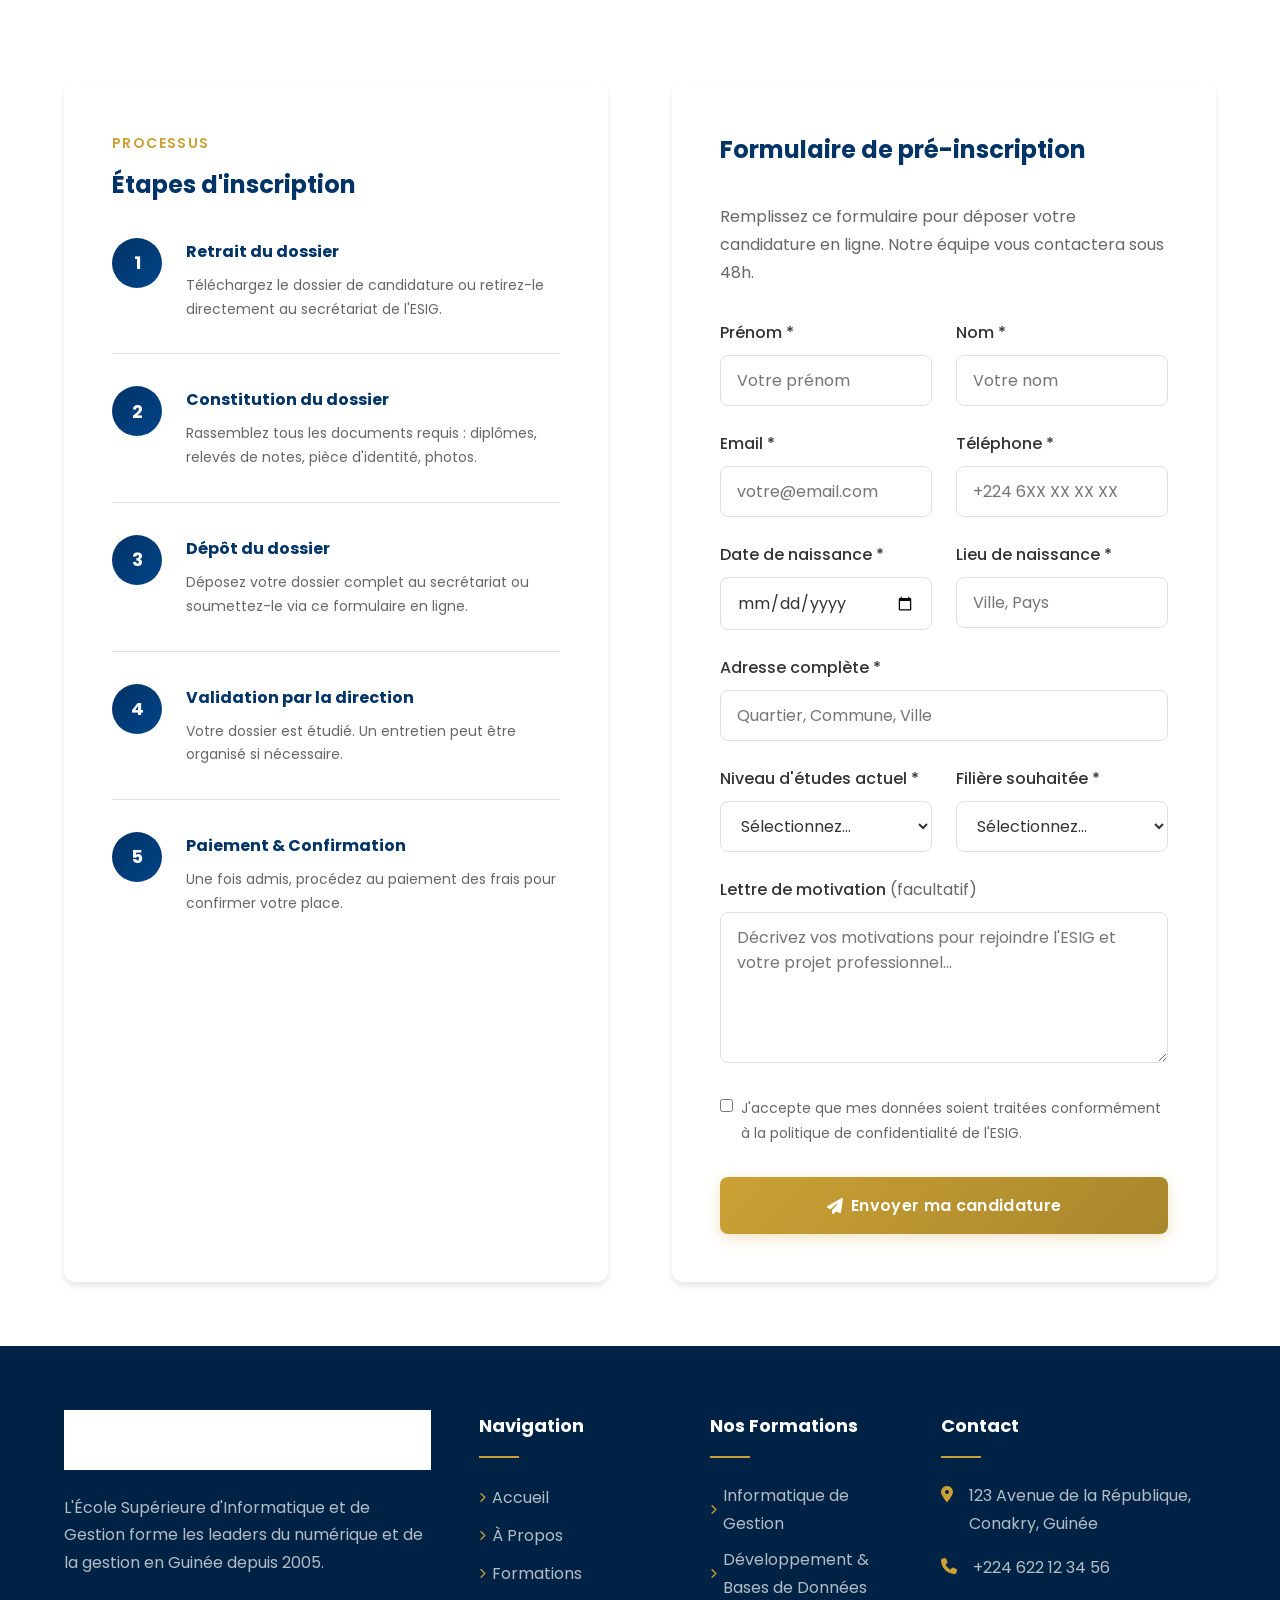
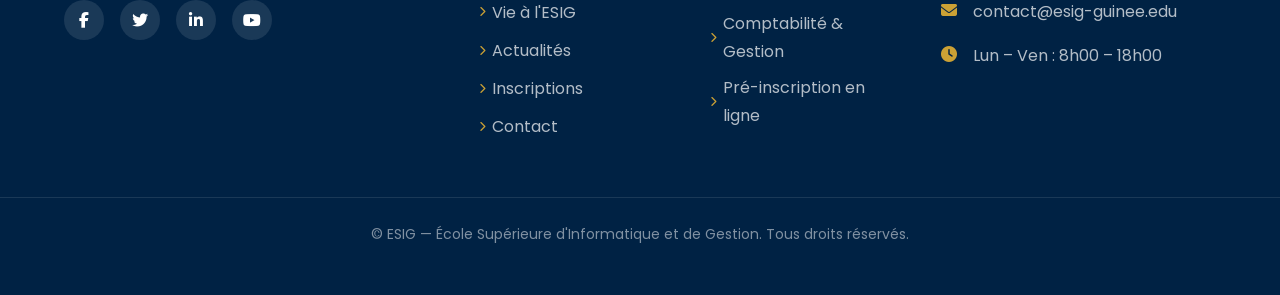
<file: ESIG-main/inscriptions.html>
<!DOCTYPE html>
<html lang="fr">
<head>
    <meta charset="UTF-8">
    <meta name="viewport" content="width=device-width, initial-scale=1.0">
    <title>Inscriptions - ESIG</title>
    <link rel="stylesheet" href="css/styles.css">
    <link rel="stylesheet" href="https://cdnjs.cloudflare.com/ajax/libs/font-awesome/6.4.0/css/all.min.css">
    <link href="https://fonts.googleapis.com/css2?family=Poppins:wght@300;400;500;600;700&display=swap" rel="stylesheet">
</head>
<body>
    <!-- Header Placeholder -->
    <div id="header-placeholder"></div>

    <!-- Page Header -->
    <section class="page-header">
        <div class="container">
            <nav class="breadcrumb">
                <a href="index.html">Accueil</a>
                <i class="fas fa-chevron-right"></i>
                <span>Inscriptions</span>
            </nav>
            <h1 class="page-header__title">Inscriptions</h1>
            <p class="page-header__subtitle">Rejoindre l'ESIG, c'est choisir l'excellence</p>
        </div>
    </section>

    <!-- Frais de scolarité -->
    <section class="section frais-section">
        <div class="container">
            <div class="section__header">
                <span class="section__tag">Transparence</span>
                <h2 class="section__title">Frais de scolarité</h2>
                <p class="section__subtitle">Des tarifs accessibles pour une formation d'excellence</p>
            </div>
            <div class="frais-cards">
                <div class="frais-card">
                    <div class="frais-card__icon"><i class="fas fa-file-alt"></i></div>
                    <h3 class="frais-card__title">Inscription</h3>
                    <div class="frais-card__amount">500 000 <span>GNF</span></div>
                    <p class="frais-card__desc">Frais d'inscription unique à l'entrée</p>
                </div>
                <div class="frais-card frais-card--featured">
                    <div class="frais-card__badge">Le plus choisi</div>
                    <div class="frais-card__icon"><i class="fas fa-graduation-cap"></i></div>
                    <h3 class="frais-card__title">Scolarité annuelle</h3>
                    <div class="frais-card__amount">5 000 000 <span>GNF/an</span></div>
                    <p class="frais-card__desc">Payable en une ou plusieurs tranches</p>
                </div>
                <div class="frais-card">
                    <div class="frais-card__icon"><i class="fas fa-calendar-check"></i></div>
                    <h3 class="frais-card__title">Par semestre</h3>
                    <div class="frais-card__amount">2 500 000 <span>GNF</span></div>
                    <p class="frais-card__desc">Option paiement semestriel disponible</p>
                </div>
            </div>
            <p class="frais-note"><i class="fas fa-info-circle"></i> Des facilités de paiement sont disponibles sur demande auprès de la direction.</p>
        </div>
    </section>

    <!-- Conditions d'admission -->
    <section class="section conditions-section">
        <div class="container">
            <div class="conditions-grid">
                <div class="conditions-content">
                    <span class="section__tag">Rejoindre l'ESIG</span>
                    <h2 class="conditions-content__title">Conditions d'Admission</h2>
                    <p>L'ESIG accueille des étudiants motivés et ambitieux. Voici les conditions pour intégrer nos programmes :</p>
                    <ul class="conditions-list">
                        <li><i class="fas fa-check-circle"></i> Baccalauréat ou diplôme équivalent reconnu</li>
                        <li><i class="fas fa-check-circle"></i> Dossier scolaire complet (relevés de notes, diplômes)</li>
                        <li><i class="fas fa-check-circle"></i> Pièce d'identité valide</li>
                        <li><i class="fas fa-check-circle"></i> 4 photos d'identité récentes</li>
                        <li><i class="fas fa-check-circle"></i> Lettre de motivation</li>
                        <li><i class="fas fa-check-circle"></i> Entretien de motivation (si convoqué)</li>
                    </ul>
                </div>
                <div class="conditions-note-box">
                    <h3><i class="fas fa-calendar-alt"></i> Calendrier 2026</h3>
                    <div class="calendrier-item">
                        <span class="calendrier-item__date">Août 2026</span>
                        <span class="calendrier-item__event">Ouverture des inscriptions</span>
                    </div>
                    <div class="calendrier-item">
                        <span class="calendrier-item__date">Septembre 2026</span>
                        <span class="calendrier-item__event">Dépôt des dossiers</span>
                    </div>
                    <div class="calendrier-item">
                        <span class="calendrier-item__date">Octobre 2026</span>
                        <span class="calendrier-item__event">Entretiens d'admission</span>
                    </div>
                    <div class="calendrier-item">
                        <span class="calendrier-item__date">Novembre 2026</span>
                        <span class="calendrier-item__event">Début des cours</span>
                    </div>
                </div>
            </div>
        </div>
    </section>

    <!-- Inscription Section -->
    <section class="section inscription-section">
        <div class="container">
            <div class="inscription-grid">

                <!-- Étapes -->
                <div class="inscription-steps">
                    <span class="section__tag">Processus</span>
                    <h2>Étapes d'inscription</h2>
                    <div class="step">
                        <div class="step__number">1</div>
                        <div class="step__content">
                            <h4 class="step__title">Retrait du dossier</h4>
                            <p class="step__text">Téléchargez le dossier de candidature ou retirez-le directement au secrétariat de l'ESIG.</p>
                        </div>
                    </div>
                    <div class="step">
                        <div class="step__number">2</div>
                        <div class="step__content">
                            <h4 class="step__title">Constitution du dossier</h4>
                            <p class="step__text">Rassemblez tous les documents requis : diplômes, relevés de notes, pièce d'identité, photos.</p>
                        </div>
                    </div>
                    <div class="step">
                        <div class="step__number">3</div>
                        <div class="step__content">
                            <h4 class="step__title">Dépôt du dossier</h4>
                            <p class="step__text">Déposez votre dossier complet au secrétariat ou soumettez-le via ce formulaire en ligne.</p>
                        </div>
                    </div>
                    <div class="step">
                        <div class="step__number">4</div>
                        <div class="step__content">
                            <h4 class="step__title">Validation par la direction</h4>
                            <p class="step__text">Votre dossier est étudié. Un entretien peut être organisé si nécessaire.</p>
                        </div>
                    </div>
                    <div class="step">
                        <div class="step__number">5</div>
                        <div class="step__content">
                            <h4 class="step__title">Paiement & Confirmation</h4>
                            <p class="step__text">Une fois admis, procédez au paiement des frais pour confirmer votre place.</p>
                        </div>
                    </div>
                </div>

                <!-- Formulaire -->
                <div class="inscription-form-container">
                    <h2>Formulaire de pré-inscription</h2>
                    <p class="form-intro">Remplissez ce formulaire pour déposer votre candidature en ligne. Notre équipe vous contactera sous 48h.</p>
                    <form id="inscription-form">
                        <div class="form-row">
                            <div class="form-group">
                                <label for="prenom">Prénom *</label>
                                <input type="text" id="prenom" name="prenom" placeholder="Votre prénom" required>
                            </div>
                            <div class="form-group">
                                <label for="nom">Nom *</label>
                                <input type="text" id="nom" name="nom" placeholder="Votre nom" required>
                            </div>
                        </div>
                        <div class="form-row">
                            <div class="form-group">
                                <label for="email">Email *</label>
                                <input type="email" id="email" name="email" placeholder="votre@email.com" required>
                            </div>
                            <div class="form-group">
                                <label for="telephone">Téléphone *</label>
                                <input type="tel" id="telephone" name="telephone" placeholder="+224 6XX XX XX XX" required>
                            </div>
                        </div>
                        <div class="form-row">
                            <div class="form-group">
                                <label for="date-naissance">Date de naissance *</label>
                                <input type="date" id="date-naissance" name="date-naissance" required>
                            </div>
                            <div class="form-group">
                                <label for="lieu-naissance">Lieu de naissance *</label>
                                <input type="text" id="lieu-naissance" name="lieu-naissance" placeholder="Ville, Pays" required>
                            </div>
                        </div>
                        <div class="form-group">
                            <label for="adresse">Adresse complète *</label>
                            <input type="text" id="adresse" name="adresse" placeholder="Quartier, Commune, Ville" required>
                        </div>
                        <div class="form-row">
                            <div class="form-group">
                                <label for="niveau">Niveau d'études actuel *</label>
                                <select id="niveau" name="niveau" required>
                                    <option value="">Sélectionnez...</option>
                                    <option value="bac">Baccalauréat</option>
                                    <option value="bac+1">Bac+1</option>
                                    <option value="bac+2">Bac+2</option>
                                    <option value="bac+3">Bac+3 (Licence)</option>
                                    <option value="bac+4">Bac+4</option>
                                    <option value="bac+5">Bac+5 (Master)</option>
                                </select>
                            </div>
                            <div class="form-group">
                                <label for="formation">Filière souhaitée *</label>
                                <select id="formation" name="formation" required>
                                    <option value="">Sélectionnez...</option>
                                    <option value="info-gestion">Informatique de Gestion</option>
                                    <option value="dev-bdd">Développement & Bases de Données</option>
                                    <option value="compta-gestion">Comptabilité & Gestion</option>
                                </select>
                            </div>
                        </div>
                        <div class="form-group">
                            <label for="motivation">Lettre de motivation <span style="font-weight:400; color: var(--text-light)">(facultatif)</span></label>
                            <textarea id="motivation" name="motivation" rows="5" placeholder="Décrivez vos motivations pour rejoindre l'ESIG et votre projet professionnel..."></textarea>
                        </div>
                        <div class="form-group form-group--checkbox">
                            <input type="checkbox" id="privacy" name="privacy" required>
                            <label for="privacy">J'accepte que mes données soient traitées conformément à la politique de confidentialité de l'ESIG.</label>
                        </div>
                        <button type="submit" class="btn btn--gold btn--full">
                            <i class="fas fa-paper-plane"></i> Envoyer ma candidature
                        </button>
                    </form>
                </div>
            </div>
        </div>
    </section>

    <!-- Footer Placeholder -->
    <div id="footer-placeholder"></div>

    <script src="js/main.js"></script>
</body>
</html>
</file>
<file: ESIG-main/css/styles.css>
/* ===== VARIABLES CSS ===== */
:root {
    /* Colors - Palette ESIG */
    --primary-color: #003366;
    --primary-dark: #002244;
    --primary-light: #004488;
    --secondary-color: #CBA135;
    --secondary-dark: #a8862c;
    --accent-color: #CBA135;
    --accent-light: #d4b54d;
    
    /* Neutral colors */
    --text-color: #333333;
    --text-light: #666666;
    --text-muted: #999999;
    --white: #FFFFFF;
    --light-bg: #f8f9fa;
    --border-color: #e0e0e0;
    
    /* Gradients */
    --gradient-primary: linear-gradient(135deg, #003366, #004488);
    --gradient-secondary: linear-gradient(135deg, #CBA135, #d4b54d);
    --gradient-accent: linear-gradient(135deg, #CBA135, #d4b54d);
    
    /* Typography */
    --font-family: 'Poppins', sans-serif;
    --font-size-xs: 0.75rem;
    --font-size-sm: 0.875rem;
    --font-size-base: 1rem;
    --font-size-lg: 1.125rem;
    --font-size-xl: 1.25rem;
    --font-size-2xl: 1.5rem;
    --font-size-3xl: 2rem;
    --font-size-4xl: 2.5rem;
    --font-size-5xl: 3rem;
    
    /* Spacing */
    --spacing-xs: 0.25rem;
    --spacing-sm: 0.5rem;
    --spacing-md: 1rem;
    --spacing-lg: 1.5rem;
    --spacing-xl: 2rem;
    --spacing-2xl: 3rem;
    --spacing-3xl: 4rem;
    
    /* Borders */
    --border-radius-sm: 4px;
    --border-radius: 8px;
    --border-radius-lg: 12px;
    --border-radius-xl: 20px;
    --border-radius-full: 50%;
    
    /* Shadows */
    --shadow-sm: 0 2px 4px rgba(0, 0, 0, 0.05);
    --shadow: 0 4px 6px rgba(0, 0, 0, 0.1);
    --shadow-md: 0 6px 12px rgba(0, 0, 0, 0.1);
    --shadow-lg: 0 10px 25px rgba(0, 0, 0, 0.15);
    --shadow-xl: 0 20px 40px rgba(0, 0, 0, 0.2);
    
    /* Transitions */
    --transition-fast: 0.2s ease;
    --transition: 0.3s ease;
    --transition-slow: 0.5s ease;
    
    /* Header height */
    --header-height: 80px;
}

/* ===== RESET & BASE ===== */
*,
*::before,
*::after {
    margin: 0;
    padding: 0;
    box-sizing: border-box;
}

html {
    scroll-behavior: smooth;
}

body {
    font-family: var(--font-family);
    font-size: var(--font-size-base);
    line-height: 1.75;
    color: var(--text-color);
    background-color: var(--white);
    overflow-x: hidden;
}

a {
    text-decoration: none;
    color: inherit;
    transition: var(--transition);
}

ul {
    list-style: none;
}

img {
    max-width: 100%;
    height: auto;
    display: block;
}

button {
    font-family: inherit;
    cursor: pointer;
    border: none;
    outline: none;
}

/* Focus visible pour accessibilité clavier */
a:focus-visible,
button:focus-visible,
input:focus-visible,
select:focus-visible,
textarea:focus-visible {
    outline: 2px solid var(--secondary-color);
    outline-offset: 3px;
    border-radius: var(--border-radius-sm);
}

/* Amélioration du touch sur mobile */
@media (hover: none) and (pointer: coarse) {
    .btn:active,
    .nav__link:active,
    .formation-card:active,
    .news-card:active {
        opacity: 0.8;
    }
}

/* ===== CONTAINER ===== */
.container {
    max-width: 1200px;
    margin: 0 auto;
    padding: 0 var(--spacing-lg);
}

/* ===== HEADER & NAVIGATION ===== */
.header {
    position: fixed;
    top: 0;
    left: 0;
    width: 100%;
    height: var(--header-height);
    background-color: var(--white);
    box-shadow: var(--shadow);
    z-index: 1000;
    transition: var(--transition);
}

.header.scrolled {
    height: 70px;
    box-shadow: var(--shadow-md);
}

.nav {
    display: flex;
    justify-content: space-between;
    align-items: center;
    height: 100%;
}

.nav__logo {
    display: flex;
    align-items: center;
}

.logo-img {
    height: 70px;
    width: auto;
}

.nav__menu {
    display: flex;
    align-items: center;
}

.nav__list {
    display: flex;
    gap: var(--spacing-lg);
}

.nav__link {
    font-weight: 500;
    color: var(--text-color);
    padding: var(--spacing-sm) var(--spacing-md);
    position: relative;
    transition: var(--transition);
}

.nav__link::after {
    content: '';
    position: absolute;
    bottom: -2px;
    left: 0;
    width: 0;
    height: 2px;
    background: linear-gradient(90deg, var(--secondary-color), var(--primary-color));
    border-radius: 2px;
    transition: width 0.3s ease;
}

.nav__link:hover,
.nav__link.active {
    color: var(--primary-color);
}

.nav__link:hover::after,
.nav__link.active::after {
    width: 100%;
}

.nav__toggle,
.nav__close {
    display: none;
    font-size: var(--font-size-xl);
    cursor: pointer;
    color: var(--text-color);
}

/* ===== BUTTONS ===== */
.btn {
    display: inline-flex;
    align-items: center;
    justify-content: center;
    gap: var(--spacing-sm);
    padding: var(--spacing-md) var(--spacing-xl);
    border-radius: var(--border-radius);
    font-weight: 600;
    font-size: var(--font-size-base);
    letter-spacing: 0.02em;
    transition: var(--transition);
    cursor: pointer;
    text-decoration: none;
}

.btn--primary {
    background: var(--gradient-primary);
    color: var(--white);
    border: none;
}

.btn--primary:hover {
    transform: translateY(-2px);
    box-shadow: 0 6px 20px rgba(0, 51, 102, 0.35);
}

.btn--secondary {
    background: var(--gradient-secondary);
    color: var(--white);
    border: none;
}

.btn--secondary:hover {
    transform: translateY(-2px);
    box-shadow: var(--shadow-md);
}

.btn--outline {
    background: transparent;
    color: var(--primary-color);
    border: 2px solid var(--primary-color);
}

.btn--outline:hover {
    background: var(--primary-color);
    color: var(--white);
}

.btn--white {
    background: var(--white);
    color: var(--primary-color);
    border: none;
}

.btn--white:hover {
    transform: translateY(-2px);
    box-shadow: var(--shadow-md);
}

.btn--gold {
    background: linear-gradient(135deg, var(--secondary-color), var(--secondary-dark));
    color: var(--white);
    border: none;
    padding: var(--spacing-md) var(--spacing-2xl);
    font-size: var(--font-size-base);
    box-shadow: 0 4px 15px rgba(203, 161, 53, 0.3);
}

.btn--gold:hover {
    background: linear-gradient(135deg, var(--secondary-dark), #8a6e22);
    transform: translateY(-2px);
    box-shadow: 0 6px 20px rgba(203, 161, 53, 0.45);
}

.btn--white-outline {
    background: transparent;
    color: var(--white);
    border: 2px solid var(--white);
}

.btn--white-outline:hover {
    background: var(--white);
    color: var(--primary-color);
}

/* ===== HERO SECTION ===== */
.hero {
    position: relative;
    min-height: 100vh;
    display: flex;
    align-items: center;
    justify-content: center;
    background: var(--primary-color);
    margin-top: 0;
    padding-top: var(--header-height);
}

.hero__overlay {
    display: none;
}

.hero__content {
    position: relative;
    z-index: 1;
    text-align: center;
    color: var(--white);
    max-width: 800px;
    padding: var(--spacing-2xl);
}

.hero__title {
    font-size: var(--font-size-5xl);
    font-weight: 700;
    margin-bottom: var(--spacing-md);
    animation: fadeInUp 0.8s ease;
}

.hero__subtitle {
    font-size: var(--font-size-2xl);
    font-weight: 500;
    margin-bottom: var(--spacing-md);
    opacity: 0.9;
    animation: fadeInUp 0.8s ease 0.2s backwards;
}

.hero__description {
    font-size: var(--font-size-lg);
    margin-bottom: var(--spacing-2xl);
    opacity: 0.85;
    animation: fadeInUp 0.8s ease 0.4s backwards;
}

.hero__buttons {
    display: flex;
    gap: var(--spacing-lg);
    justify-content: center;
    flex-wrap: wrap;
    animation: fadeInUp 0.8s ease 0.6s backwards;
}

/* ===== SECTIONS ===== */
.section {
    padding: var(--spacing-3xl) 0;
}

.section__header {
    text-align: center;
    margin-bottom: var(--spacing-3xl);
}

.section__title {
    font-size: var(--font-size-3xl);
    color: var(--primary-color);
    margin-bottom: var(--spacing-md);
    position: relative;
    display: inline-block;
}

.section__title::after {
    content: '';
    position: absolute;
    bottom: -10px;
    left: 50%;
    transform: translateX(-50%);
    width: 60px;
    height: 3px;
    background: var(--gradient-secondary);
    border-radius: var(--border-radius);
}

.section__subtitle {
    font-size: var(--font-size-lg);
    color: var(--text-light);
    max-width: 600px;
    margin: var(--spacing-lg) auto 0;
}

/* Section Line */
.section__line {
    width: 80px;
    height: 3px;
    background-color: var(--secondary-color);
    margin: var(--spacing-lg) auto 0;
    overflow: visible;
}

/* ===== ABOUT PREVIEW ===== */
.about-preview {
    background-color: var(--white);
}

.about-preview__grid {
    display: grid;
    grid-template-columns: 1fr 1fr;
    gap: var(--spacing-3xl);
    align-items: center;
}

/* Nouvelle structure about-preview */
.about-preview__grid-new {
    display: grid;
    grid-template-columns: 1fr 1fr;
    gap: var(--spacing-3xl);
    align-items: flex-start;
}

.about-preview__left {
    padding-right: var(--spacing-xl);
}

.about-preview__title {
    font-size: var(--font-size-2xl);
    color: var(--primary-color);
    margin-bottom: var(--spacing-lg);
    font-weight: 700;
}

.about-preview__left p {
    margin-bottom: var(--spacing-lg);
    color: var(--text-light);
    line-height: 1.8;
}

.about-preview__right {
    display: flex;
    flex-direction: column;
    gap: var(--spacing-xl);
}

/* Valeurs Row */
.values-row {
    display: flex;
    justify-content: space-between;
    gap: var(--spacing-lg);
}

.value-item {
    text-align: center;
    flex: 1;
}

.value-item__icon {
    width: 70px;
    height: 70px;
    margin: 0 auto var(--spacing-md);
    display: flex;
    align-items: center;
    justify-content: center;
    background: linear-gradient(135deg, var(--secondary-color), var(--secondary-dark));
    border-radius: var(--border-radius-full);
    font-size: var(--font-size-2xl);
    color: var(--white);
    box-shadow: 0 4px 15px rgba(203, 161, 53, 0.3);
    transition: transform 0.3s ease, box-shadow 0.3s ease;
}

.value-item:hover .value-item__icon {
    transform: scale(1.1);
    box-shadow: 0 6px 20px rgba(203, 161, 53, 0.45);
}

.value-item__text {
    display: block;
    font-weight: 600;
    color: var(--text-color);
    font-size: var(--font-size-base);
}

/* Formations Row */
.formations-row {
    margin-top: var(--spacing-lg);
}

.formations-row__title {
    font-size: var(--font-size-2xl);
    color: var(--secondary-color);
    margin-bottom: var(--spacing-lg);
    font-weight: 700;
}

.formations-row__cards {
    display: flex;
    gap: var(--spacing-md);
}

.formation-mini-card {
    flex: 1;
    background: linear-gradient(135deg, var(--secondary-color), var(--secondary-dark));
    color: var(--white);
    padding: var(--spacing-lg);
    border-radius: var(--border-radius);
    text-align: center;
    font-weight: 600;
    font-size: var(--font-size-sm);
    transition: var(--transition);
    box-shadow: 0 4px 12px rgba(203, 161, 53, 0.25);
}

.formation-mini-card:hover {
    background: linear-gradient(135deg, var(--secondary-dark), #8a6e22);
    transform: translateY(-3px);
    box-shadow: 0 8px 20px rgba(203, 161, 53, 0.35);
}

/* ===== FORMATIONS PREVIEW GOLD ===== */
.formations-preview-gold {
    background: linear-gradient(135deg, var(--secondary-dark) 0%, var(--secondary-color) 60%, var(--accent-light) 100%);
    padding: var(--spacing-3xl) 0;
    position: relative;
    overflow: hidden;
}

.formations-preview-gold::before {
    content: '';
    position: absolute;
    inset: 0;
    background: url("data:image/svg+xml,%3Csvg width='60' height='60' viewBox='0 0 60 60' xmlns='http://www.w3.org/2000/svg'%3E%3Cg fill='none' fill-rule='evenodd'%3E%3Cg fill='%23ffffff' fill-opacity='0.04'%3E%3Cpath d='M36 34v-4h-2v4h-4v2h4v4h2v-4h4v-2h-4zm0-30V0h-2v4h-4v2h4v4h2V6h4V4h-4zM6 34v-4H4v4H0v2h4v4h2v-4h4v-2H6zM6 4V0H4v4H0v2h4v4h2V6h4V4H6z'/%3E%3C/g%3E%3C/g%3E%3C/svg%3E");
}

.formations-gold__title {
    font-size: var(--font-size-3xl);
    color: var(--white);
    text-align: center;
    margin-bottom: var(--spacing-2xl);
    font-weight: 700;
    position: relative;
}

.formations-gold__cards {
    display: flex;
    justify-content: center;
    gap: var(--spacing-xl);
    position: relative;
    flex-wrap: wrap;
}

.formation-gold-card {
    background: rgba(255, 255, 255, 0.12);
    border: 1px solid rgba(255, 255, 255, 0.4);
    color: var(--white);
    padding: var(--spacing-2xl) var(--spacing-xl);
    border-radius: var(--border-radius-lg);
    text-align: center;
    font-weight: 600;
    font-size: var(--font-size-base);
    transition: var(--transition);
    min-width: 220px;
    flex: 1;
    max-width: 300px;
    backdrop-filter: blur(4px);
    cursor: pointer;
}

.formation-gold-card:hover {
    background: rgba(255, 255, 255, 0.25);
    border-color: var(--white);
    transform: translateY(-6px);
    box-shadow: 0 12px 30px rgba(0, 0, 0, 0.2);
}

.formation-gold-card__icon {
    font-size: 2rem;
    margin-bottom: var(--spacing-md);
    display: block;
    transition: transform 0.3s ease;
}

.formation-gold-card:hover .formation-gold-card__icon {
    transform: scale(1.15) rotate(-5deg);
}

.formation-gold-card span {
    display: block;
    font-size: var(--font-size-lg);
    font-weight: 700;
    margin-bottom: var(--spacing-sm);
}

.formation-gold-card p {
    font-size: var(--font-size-sm);
    opacity: 0.85;
    line-height: 1.5;
    margin: 0;
}

/* ===== NEWS PREVIEW NEW (Vie ESIG + Actualités) ===== */
.news-preview-new {
    padding: 0;
}

.news-preview-grid {
    display: grid;
    grid-template-columns: 1fr 1fr;
}

/* Partie Gauche - Vie à l'ESIG */
.vie-esig-box {
    background: var(--white);
    padding: var(--spacing-3xl);
}

.vie-esig-box__title {
    font-size: var(--font-size-2xl);
    color: var(--primary-color);
    margin-bottom: var(--spacing-lg);
    font-weight: 700;
}

.vie-esig-box p {
    color: var(--text-light);
    margin-bottom: var(--spacing-md);
    line-height: 1.8;
}

.vie-esig-box .btn {
    margin-top: var(--spacing-lg);
}

/* Partie Droite - Actualités */
.actualites-box {
    background: linear-gradient(135deg, var(--primary-color) 0%, var(--primary-dark) 100%);
    padding: var(--spacing-3xl);
    color: var(--white);
    display: flex;
    flex-direction: column;
    justify-content: center;
    position: relative;
    overflow: hidden;
}

.actualites-box::before {
    content: '';
    position: absolute;
    bottom: -30px;
    right: -30px;
    width: 150px;
    height: 150px;
    border-radius: 50%;
    background: rgba(255, 255, 255, 0.05);
    pointer-events: none;
}

.actualites-box::after {
    content: '';
    position: absolute;
    top: -20px;
    right: 40px;
    width: 80px;
    height: 80px;
    border-radius: 50%;
    background: rgba(203, 161, 53, 0.15);
    pointer-events: none;
}

.actualites-box__title {
    font-size: var(--font-size-2xl);
    color: var(--white);
    margin-bottom: var(--spacing-lg);
    font-weight: 700;
}

.actualites-box__subtitle {
    font-size: var(--font-size-xl);
    color: var(--white);
    margin-bottom: var(--spacing-md);
    font-weight: 600;
}

.actualites-box__info {
    font-size: var(--font-size-lg);
    color: var(--white);
    margin-bottom: var(--spacing-xl);
    opacity: 0.9;
}

.actualites-box .btn--gold {
    align-self: flex-start;
}

.about-preview__content p {
    margin-bottom: var(--spacing-lg);
    color: var(--text-light);
    line-height: 1.8;
}

.about-preview__stats {
    display: grid;
    grid-template-columns: repeat(2, 1fr);
    gap: var(--spacing-lg);
}

.stat-card {
    background: var(--white);
    padding: var(--spacing-xl);
    border-radius: var(--border-radius-lg);
    text-align: center;
    box-shadow: var(--shadow);
    transition: var(--transition);
}

.stat-card:hover {
    transform: translateY(-5px);
    box-shadow: var(--shadow-lg);
}

.stat-card__icon {
    font-size: var(--font-size-3xl);
    color: var(--primary-color);
    margin-bottom: var(--spacing-md);
}

.stat-card__number {
    display: block;
    font-size: var(--font-size-3xl);
    font-weight: 700;
    color: var(--secondary-color);
}

.stat-card__label {
    color: var(--text-light);
    font-size: var(--font-size-sm);
}

/* ===== FORMATIONS PREVIEW ===== */
.formations-preview {
    background: var(--white);
}

.formations-grid {
    display: grid;
    grid-template-columns: repeat(3, 1fr);
    gap: var(--spacing-xl);
}

.formation-card {
    background: var(--white);
    padding: var(--spacing-2xl);
    border-radius: var(--border-radius-lg);
    text-align: center;
    box-shadow: var(--shadow);
    transition: var(--transition);
    border: 1px solid var(--border-color);
}

.formation-card:hover {
    transform: translateY(-10px);
    box-shadow: var(--shadow-lg);
    border-color: var(--primary-color);
}

.formation-card__icon {
    width: 80px;
    height: 80px;
    margin: 0 auto var(--spacing-lg);
    display: flex;
    align-items: center;
    justify-content: center;
    background: var(--gradient-primary);
    border-radius: var(--border-radius-full);
    font-size: var(--font-size-3xl);
    color: var(--white);
}

.formation-card__title {
    font-size: var(--font-size-xl);
    color: var(--primary-color);
    margin-bottom: var(--spacing-md);
}

.formation-card__description {
    color: var(--text-light);
    margin-bottom: var(--spacing-lg);
    line-height: 1.7;
}

.formation-card__link {
    color: var(--secondary-color);
    font-weight: 600;
    display: inline-flex;
    align-items: center;
    gap: var(--spacing-sm);
}

.formation-card__link:hover {
    color: var(--secondary-dark);
}

.formation-card__link i {
    transition: var(--transition);
}

.formation-card__link:hover i {
    transform: translateX(5px);
}

.formations-preview__cta {
    text-align: center;
    margin-top: var(--spacing-3xl);
}

/* ===== NEWS PREVIEW ===== */
.news-preview {
    background: var(--light-bg);
}

.news-grid {
    display: grid;
    grid-template-columns: repeat(3, 1fr);
    gap: var(--spacing-xl);
}

.news-card {
    background: var(--white);
    border-radius: var(--border-radius-lg);
    overflow: hidden;
    box-shadow: var(--shadow);
    transition: var(--transition);
}

.news-card:hover {
    transform: translateY(-5px);
    box-shadow: var(--shadow-lg);
}

.news-card__image {
    height: 200px;
    overflow: hidden;
}

.news-card__image img {
    width: 100%;
    height: 100%;
    object-fit: cover;
    transition: var(--transition);
}

.news-card:hover .news-card__image img {
    transform: scale(1.1);
}

.news-card__content {
    padding: var(--spacing-lg);
}

.news-card__date {
    font-size: var(--font-size-sm);
    color: var(--text-muted);
    display: flex;
    align-items: center;
    gap: var(--spacing-sm);
    margin-bottom: var(--spacing-sm);
}

.news-card__title {
    font-size: var(--font-size-lg);
    color: var(--primary-color);
    margin-bottom: var(--spacing-md);
    line-height: 1.4;
}

.news-card__excerpt {
    color: var(--text-light);
    font-size: var(--font-size-sm);
    margin-bottom: var(--spacing-lg);
    line-height: 1.7;
}

.news-card__link {
    color: var(--secondary-color);
    font-weight: 600;
    font-size: var(--font-size-sm);
}

.news-card__link:hover {
    color: var(--secondary-dark);
}

.news-preview__cta {
    text-align: center;
    margin-top: var(--spacing-3xl);
}

/* ===== CTA SECTION ===== */
.cta-section {
    background: var(--gradient-primary);
    padding: var(--spacing-3xl) 0;
}

.cta-content {
    text-align: center;
    color: var(--white);
}

.cta-title {
    font-size: var(--font-size-3xl);
    margin-bottom: var(--spacing-md);
}

.cta-text {
    font-size: var(--font-size-lg);
    opacity: 0.9;
    margin-bottom: var(--spacing-2xl);
}

.cta-buttons {
    display: flex;
    gap: var(--spacing-lg);
    justify-content: center;
    flex-wrap: wrap;
}

/* ===== FOOTER ===== */
.footer {
    background-color: var(--primary-dark);
    color: var(--white);
    padding: var(--spacing-3xl) 0 0;
}

/* Footer Simple */
.footer-simple {
    background-color: var(--primary-color);
    color: var(--white);
    padding: var(--spacing-xl) 0;
}

.footer-simple__content {
    display: flex;
    justify-content: center;
    align-items: center;
    gap: var(--spacing-2xl);
    flex-wrap: wrap;
}

.footer-simple__item {
    display: inline-flex;
    align-items: center;
    gap: var(--spacing-sm);
    font-size: 0.95rem;
    color: #FFFFFF;
}

.footer-simple__item i {
    color: #FFFFFF;
    font-size: 1.1rem;
}

.footer__grid {
    display: grid;
    grid-template-columns: 2fr 1fr 1fr 1.5fr;
    gap: var(--spacing-2xl);
}

.footer__logo {
    height: 60px;
    margin-bottom: var(--spacing-lg);
    filter: brightness(0) invert(1);
}

.footer__description {
    color: rgba(255, 255, 255, 0.7);
    margin-bottom: var(--spacing-lg);
    line-height: 1.7;
}

.footer__social {
    display: flex;
    gap: var(--spacing-md);
}

.social-link {
    width: 40px;
    height: 40px;
    display: flex;
    align-items: center;
    justify-content: center;
    background: rgba(255, 255, 255, 0.1);
    border-radius: var(--border-radius-full);
    color: var(--white);
    transition: var(--transition);
}

.social-link:hover {
    background: var(--secondary-color);
    transform: translateY(-3px);
}

.footer__title {
    font-size: var(--font-size-lg);
    margin-bottom: var(--spacing-lg);
    position: relative;
    padding-bottom: var(--spacing-md);
}

.footer__title::after {
    content: '';
    position: absolute;
    bottom: 0;
    left: 0;
    width: 40px;
    height: 2px;
    background: var(--secondary-color);
}

.footer__links li {
    margin-bottom: var(--spacing-sm);
}

.footer__links a {
    color: rgba(255, 255, 255, 0.7);
    transition: var(--transition);
}

.footer__links a:hover {
    color: var(--white);
    padding-left: var(--spacing-sm);
}

.footer__contact li {
    display: flex;
    align-items: flex-start;
    gap: var(--spacing-md);
    margin-bottom: var(--spacing-md);
    color: rgba(255, 255, 255, 0.7);
}

.footer__contact i {
    color: var(--secondary-color);
    margin-top: 4px;
}

.footer__bottom {
    margin-top: var(--spacing-2xl);
    padding: var(--spacing-lg) 0;
    border-top: 1px solid rgba(255, 255, 255, 0.1);
    text-align: center;
    color: rgba(255, 255, 255, 0.5);
    font-size: var(--font-size-sm);
}

/* ===== PAGE HEADER ===== */
.page-header {
    background: var(--gradient-primary);
    padding: calc(var(--header-height) + var(--spacing-3xl)) 0 var(--spacing-3xl);
    text-align: center;
    color: var(--white);
}

.page-header__title {
    font-size: var(--font-size-4xl);
    margin-bottom: var(--spacing-md);
}

.page-header__breadcrumb {
    display: flex;
    justify-content: center;
    gap: var(--spacing-md);
    font-size: var(--font-size-sm);
    opacity: 0.8;
}

.page-header__breadcrumb a:hover {
    opacity: 1;
}

.page-header__breadcrumb span {
    opacity: 0.6;
}

/* Page Header Light Variant */
.page-header--light {
    background: var(--white);
    color: var(--primary-color);
}

.page-header--light .page-header__title {
    color: var(--primary-color);
}

/* Mission Vision Section */
.mission-vision-section {
    padding: var(--spacing-3xl) 0;
    background-color: #f5f5f5;
}

.mission-vision-grid {
    display: grid;
    grid-template-columns: repeat(3, 1fr);
    gap: var(--spacing-2xl);
}

.mission-vision-block {
    text-align: center;
    padding: var(--spacing-xl);
}

.mission-vision-block__icon {
    margin-bottom: var(--spacing-md);
}

.mission-vision-block__icon i {
    font-size: 3rem;
    color: var(--secondary-color);
}

.mission-vision-block__title {
    font-size: 1.5rem;
    color: var(--primary-color);
    margin-bottom: var(--spacing-md);
    font-weight: 600;
}

.mission-vision-block__text {
    color: #555;
    line-height: 1.7;
}

/* Historique & Contexte Section */
.historique-section {
    padding: var(--spacing-3xl) 0;
    background-color: #e6f2ff;
    text-align: center;
}

.historique-section__title {
    font-size: 2rem;
    color: var(--primary-color);
    margin-bottom: var(--spacing-lg);
    font-weight: 600;
}

.historique-section__text {
    color: #333;
    line-height: 1.8;
    max-width: 900px;
    margin: 0 auto;
    font-size: 1.05rem;
}

/* ===== ABOUT PAGE ===== */
.about-section {
    padding: var(--spacing-3xl) 0;
}

.about-grid {
    display: grid;
    grid-template-columns: 1fr 1fr;
    gap: var(--spacing-3xl);
    align-items: center;
}

.about-image {
    border-radius: var(--border-radius-lg);
    overflow: hidden;
    box-shadow: var(--shadow-lg);
}

.about-image img {
    width: 100%;
    height: 100%;
    object-fit: cover;
}

.about-content h2 {
    font-size: var(--font-size-2xl);
    color: var(--primary-color);
    margin-bottom: var(--spacing-lg);
}

.about-content p {
    color: var(--text-light);
    margin-bottom: var(--spacing-lg);
    line-height: 1.8;
}

/* Values */
.values-section {
    background: var(--light-bg);
    padding: var(--spacing-3xl) 0;
}

.values-grid {
    display: grid;
    grid-template-columns: repeat(4, 1fr);
    gap: var(--spacing-xl);
}

.value-card {
    text-align: center;
    padding: var(--spacing-xl);
    background: var(--white);
    border-radius: var(--border-radius-lg);
    box-shadow: var(--shadow);
    transition: var(--transition);
}

.value-card:hover {
    transform: translateY(-10px);
    box-shadow: var(--shadow-lg);
}

.value-card__icon {
    width: 70px;
    height: 70px;
    margin: 0 auto var(--spacing-lg);
    display: flex;
    align-items: center;
    justify-content: center;
    background: var(--gradient-primary);
    border-radius: var(--border-radius-full);
    font-size: var(--font-size-2xl);
    color: var(--white);
}

.value-card__title {
    color: var(--primary-color);
    margin-bottom: var(--spacing-sm);
}

.value-card__text {
    color: var(--text-light);
    font-size: var(--font-size-sm);
    line-height: 1.7;
}

/* Team Section */
.team-section {
    padding: var(--spacing-3xl) 0;
}

.team-grid {
    display: grid;
    grid-template-columns: repeat(4, 1fr);
    gap: var(--spacing-xl);
}

.team-card {
    text-align: center;
    background: var(--white);
    border-radius: var(--border-radius-lg);
    overflow: hidden;
    box-shadow: var(--shadow);
    transition: var(--transition);
}

.team-card:hover {
    transform: translateY(-5px);
    box-shadow: var(--shadow-lg);
}

.team-card__image {
    height: 250px;
    overflow: hidden;
}

.team-card__image img {
    width: 100%;
    height: 100%;
    object-fit: cover;
    transition: var(--transition);
}

.team-card:hover .team-card__image img {
    transform: scale(1.1);
}

.team-card__content {
    padding: var(--spacing-lg);
}

.team-card__name {
    color: var(--primary-color);
    margin-bottom: var(--spacing-xs);
}

.team-card__role {
    color: var(--text-muted);
    font-size: var(--font-size-sm);
    margin-bottom: var(--spacing-md);
}

.team-card__social {
    display: flex;
    justify-content: center;
    gap: var(--spacing-sm);
}

.team-card__social a {
    width: 35px;
    height: 35px;
    display: flex;
    align-items: center;
    justify-content: center;
    background: var(--light-bg);
    border-radius: var(--border-radius-full);
    color: var(--primary-color);
    transition: var(--transition);
}

.team-card__social a:hover {
    background: var(--primary-color);
    color: var(--white);
}

/* ===== FORMATIONS PAGE ===== */
.formations-section {
    padding: var(--spacing-3xl) 0;
}

.formations-tabs {
    display: flex;
    justify-content: center;
    gap: var(--spacing-md);
    margin-bottom: var(--spacing-3xl);
    flex-wrap: wrap;
}

.tab-btn {
    padding: var(--spacing-md) var(--spacing-xl);
    background: var(--white);
    border: 2px solid var(--border-color);
    border-radius: var(--border-radius);
    font-weight: 600;
    color: var(--text-color);
    transition: var(--transition);
}

.tab-btn:hover,
.tab-btn.active {
    background: var(--primary-color);
    border-color: var(--primary-color);
    color: var(--white);
}

/* Formations Circles */
.formations-circles {
    display: flex;
    justify-content: center;
    gap: var(--spacing-3xl);
    margin-bottom: var(--spacing-3xl);
}

.formation-circle-block {
    display: flex;
    flex-direction: column;
    align-items: center;
    gap: var(--spacing-md);
}

.formation-circle {
    width: 100px;
    height: 100px;
    background-color: var(--primary-color);
    border-radius: 50%;
    display: flex;
    align-items: center;
    justify-content: center;
    transition: var(--transition);
    cursor: pointer;
}

.formation-circle:hover {
    transform: scale(1.1);
    box-shadow: 0 8px 25px rgba(0, 51, 102, 0.3);
}

.formation-circle i {
    font-size: 2.5rem;
    color: var(--secondary-color);
}

.formation-circle__label {
    font-weight: 600;
    color: var(--primary-color);
    font-size: var(--font-size-base);
}

.formation-circle__title {
    font-size: var(--font-size-lg);
    font-weight: 600;
    color: var(--primary-color);
    margin-top: var(--spacing-md);
    margin-bottom: var(--spacing-sm);
}

.formation-circle__text {
    font-size: var(--font-size-sm);
    color: var(--text-light);
    text-align: center;
    line-height: 1.6;
    max-width: 250px;
}

/* Formations Two Columns Layout */
.formations-two-cols {
    display: grid;
    grid-template-columns: 1fr 1fr;
    gap: var(--spacing-3xl);
    align-items: flex-start;
}

.formations-info-block {
    padding: var(--spacing-xl);
}

.formations-info__title {
    font-size: var(--font-size-xl);
    color: var(--primary-color);
    margin-bottom: var(--spacing-md);
    font-weight: 600;
}

.formations-info__text {
    color: var(--text-light);
    line-height: 1.8;
    margin-bottom: var(--spacing-xl);
}

.formations-info__list {
    list-style: disc;
    padding-left: var(--spacing-xl);
    color: var(--text-light);
    line-height: 1.8;
}

.formations-info__list li {
    margin-bottom: var(--spacing-sm);
}

.formations-table-block {
    padding: var(--spacing-xl);
}

.semestre-table {
    width: 100%;
    border-collapse: collapse;
    border: 2px solid var(--secondary-color);
    border-radius: var(--border-radius);
    overflow: hidden;
    text-align: center;
}

.semestre-table th {
    background-color: transparent;
    color: var(--primary-color);
    padding: var(--spacing-lg);
    font-weight: 600;
    font-size: var(--font-size-lg);
    text-align: center;
    border-bottom: 2px solid var(--secondary-color);
}

.semestre-table td {
    padding: var(--spacing-md) var(--spacing-lg);
    border-bottom: 1px solid rgba(203, 161, 53, 0.3);
    background-color: transparent;
    color: var(--primary-color);
}

.semestre-table tbody tr:last-child td {
    border-bottom: none;
}

.semestre-table tbody tr:hover td {
    background-color: var(--light-bg);
}

.formation-detail-card {
    display: grid;
    grid-template-columns: 1fr 1fr;
    gap: var(--spacing-3xl);
    background: var(--white);
    border-radius: var(--border-radius-lg);
    overflow: hidden;
    box-shadow: var(--shadow-lg);
    margin-bottom: var(--spacing-2xl);
}

.formation-detail-card.reverse {
    direction: rtl;
}

.formation-detail-card.reverse > * {
    direction: ltr;
}

.formation-detail__image {
    height: 100%;
    min-height: 400px;
}

.formation-detail__image img {
    width: 100%;
    height: 100%;
    object-fit: cover;
}

.formation-detail__content {
    padding: var(--spacing-2xl);
    display: flex;
    flex-direction: column;
    justify-content: center;
}

.formation-detail__badge {
    display: inline-block;
    padding: var(--spacing-xs) var(--spacing-md);
    background: var(--gradient-secondary);
    color: var(--white);
    border-radius: var(--border-radius);
    font-size: var(--font-size-sm);
    font-weight: 600;
    margin-bottom: var(--spacing-md);
    width: fit-content;
}

.formation-detail__title {
    font-size: var(--font-size-2xl);
    color: var(--primary-color);
    margin-bottom: var(--spacing-lg);
}

.formation-detail__text {
    color: var(--text-light);
    margin-bottom: var(--spacing-lg);
    line-height: 1.8;
}

.formation-detail__list {
    margin-bottom: var(--spacing-lg);
}

.formation-detail__list li {
    display: flex;
    align-items: center;
    gap: var(--spacing-md);
    margin-bottom: var(--spacing-sm);
    color: var(--text-light);
}

.formation-detail__list li i {
    color: var(--secondary-color);
}

/* ===== VIE ESIG HEADER ===== */
.vie-esig-header {
    background: var(--white);
    padding: 120px 0 var(--spacing-3xl);
    text-align: center;
}

.vie-esig-header__title {
    font-size: var(--font-size-4xl);
    font-weight: 700;
    color: var(--primary-color);
    margin-bottom: var(--spacing-lg);
}

.vie-esig-header__text {
    font-size: var(--font-size-lg);
    color: var(--text-light);
    max-width: 800px;
    margin: 0 auto var(--spacing-2xl);
    line-height: 1.8;
}

.vie-esig-header__blocks {
    display: flex;
    justify-content: center;
    gap: var(--spacing-2xl);
    flex-wrap: wrap;
}

.vie-esig-header__block {
    display: flex;
    flex-direction: column;
    align-items: center;
    gap: var(--spacing-md);
    padding: var(--spacing-xl);
    min-width: 200px;
}

.vie-esig-header__icon {
    width: 100px;
    height: 100px;
    border-radius: 50%;
    background: rgba(203, 161, 53, 0.1);
    display: flex;
    align-items: center;
    justify-content: center;
    transition: var(--transition);
}

.vie-esig-header__icon i {
    font-size: 2.5rem;
    color: var(--secondary-color);
}

.vie-esig-header__block:hover .vie-esig-header__icon {
    background: rgba(203, 161, 53, 0.2);
    transform: translateY(-5px);
}

.vie-esig-header__block-title {
    font-size: var(--font-size-lg);
    font-weight: 600;
    color: var(--primary-color);
}

/* ===== EVENTS CAROUSEL SECTION ===== */
.events-carousel-section {
    background: var(--primary-color);
    padding: var(--spacing-3xl) 0;
}

.events-carousel__title {
    font-size: var(--font-size-3xl);
    font-weight: 700;
    color: var(--white);
    text-align: center;
    margin-bottom: var(--spacing-2xl);
}

.events-carousel-wrapper {
    display: flex;
    align-items: center;
    gap: var(--spacing-lg);
}

.events-carousel__btn {
    background: transparent;
    border: 2px solid var(--white);
    color: var(--white);
    width: 50px;
    height: 50px;
    border-radius: 50%;
    display: flex;
    align-items: center;
    justify-content: center;
    cursor: pointer;
    transition: var(--transition);
    flex-shrink: 0;
}

.events-carousel__btn:hover {
    background: var(--white);
    color: var(--primary-color);
}

.events-carousel__btn i {
    font-size: 1.2rem;
}

.events-carousel {
    flex: 1;
    overflow: hidden;
}

.events-carousel__track {
    display: flex;
    gap: var(--spacing-lg);
    transition: transform 0.5s ease;
}

.events-carousel__slide {
    flex-shrink: 0;
    width: 300px;
    height: 200px;
    border-radius: var(--border-radius-lg);
    overflow: hidden;
    box-shadow: 0 4px 15px rgba(0, 0, 0, 0.3);
}

.events-carousel__slide img {
    width: 100%;
    height: 100%;
    object-fit: cover;
    transition: transform 0.3s ease;
}

.events-carousel__slide:hover img {
    transform: scale(1.1);
}

/* ===== TESTIMONIALS CAROUSEL SECTION ===== */
.testimonials-section {
    background: var(--white);
    padding: var(--spacing-3xl) 0;
}

.testimonials-section__title {
    font-size: var(--font-size-3xl);
    font-weight: 700;
    color: var(--primary-color);
    text-align: center;
    margin-bottom: var(--spacing-2xl);
}

.testimonials-carousel-wrapper {
    display: flex;
    align-items: center;
    gap: var(--spacing-lg);
}

.testimonials-carousel__btn {
    background: var(--primary-color);
    border: none;
    color: var(--white);
    width: 50px;
    height: 50px;
    border-radius: 50%;
    display: flex;
    align-items: center;
    justify-content: center;
    cursor: pointer;
    transition: var(--transition);
    flex-shrink: 0;
}

.testimonials-carousel__btn:hover {
    background: var(--primary-dark);
    transform: scale(1.1);
}

.testimonials-carousel__btn i {
    font-size: 1.2rem;
}

.testimonials-carousel {
    flex: 1;
    overflow: hidden;
}

.testimonials-carousel__track {
    display: flex;
    gap: var(--spacing-xl);
    transition: transform 0.5s ease;
}

.testimonial-card {
    flex-shrink: 0;
    width: 400px;
    background: var(--light-bg);
    border-radius: var(--border-radius-lg);
    padding: var(--spacing-xl);
    box-shadow: var(--shadow);
}

.testimonial-card__header {
    display: flex;
    align-items: center;
    gap: var(--spacing-lg);
    margin-bottom: var(--spacing-lg);
}

.testimonial-card__image {
    width: 70px;
    height: 70px;
    border-radius: 50%;
    object-fit: cover;
    border: 3px solid var(--secondary-color);
}

.testimonial-card__info {
    flex: 1;
}

.testimonial-card__name {
    font-size: var(--font-size-lg);
    font-weight: 700;
    color: var(--primary-color);
    margin-bottom: 4px;
}

.testimonial-card__role {
    font-size: var(--font-size-sm);
    color: var(--text-muted);
}

.testimonial-card__content {
    display: flex;
    gap: var(--spacing-md);
}

.testimonial-card__quote-icon {
    color: var(--secondary-color);
    font-size: 1.5rem;
    flex-shrink: 0;
}

.testimonial-card__text {
    font-size: var(--font-size-base);
    color: var(--text-color);
    line-height: 1.7;
    font-style: italic;
}

/* ===== VIE ESIG PAGE ===== */
.campus-section {
    padding: var(--spacing-3xl) 0;
}

.campus-grid {
    display: grid;
    grid-template-columns: repeat(3, 1fr);
    gap: var(--spacing-lg);
}

.campus-card {
    position: relative;
    border-radius: var(--border-radius-lg);
    overflow: hidden;
    height: 300px;
    box-shadow: var(--shadow);
}

.campus-card img {
    width: 100%;
    height: 100%;
    object-fit: cover;
    transition: var(--transition);
}

.campus-card:hover img {
    transform: scale(1.1);
}

.campus-card__overlay {
    position: absolute;
    bottom: 0;
    left: 0;
    right: 0;
    padding: var(--spacing-lg);
    background: linear-gradient(transparent, rgba(0, 0, 0, 0.8));
    color: var(--white);
}

.campus-card__title {
    font-size: var(--font-size-lg);
}

/* Activities */
.activities-section {
    background: var(--light-bg);
    padding: var(--spacing-3xl) 0;
}

.activities-grid {
    display: grid;
    grid-template-columns: repeat(2, 1fr);
    gap: var(--spacing-xl);
}

.activity-card {
    display: flex;
    gap: var(--spacing-lg);
    background: var(--white);
    padding: var(--spacing-xl);
    border-radius: var(--border-radius-lg);
    box-shadow: var(--shadow);
    transition: var(--transition);
}

.activity-card:hover {
    transform: translateY(-5px);
    box-shadow: var(--shadow-lg);
}

.activity-card__icon {
    width: 60px;
    height: 60px;
    flex-shrink: 0;
    display: flex;
    align-items: center;
    justify-content: center;
    background: var(--gradient-primary);
    border-radius: var(--border-radius-full);
    font-size: var(--font-size-xl);
    color: var(--white);
}

.activity-card__title {
    color: var(--primary-color);
    margin-bottom: var(--spacing-sm);
}

.activity-card__text {
    color: var(--text-light);
    font-size: var(--font-size-sm);
    line-height: 1.7;
}

/* Gallery */
.gallery-section {
    padding: var(--spacing-3xl) 0;
}

.gallery-grid {
    display: grid;
    grid-template-columns: repeat(4, 1fr);
    gap: var(--spacing-md);
}

.gallery-item {
    position: relative;
    border-radius: var(--border-radius);
    overflow: hidden;
    height: 200px;
    cursor: pointer;
}

.gallery-item:nth-child(1) {
    grid-column: span 2;
    grid-row: span 2;
    height: 100%;
}

.gallery-item img {
    width: 100%;
    height: 100%;
    object-fit: cover;
    transition: var(--transition);
}

.gallery-item:hover img {
    transform: scale(1.1);
}

.gallery-item__overlay {
    position: absolute;
    top: 0;
    left: 0;
    right: 0;
    bottom: 0;
    background: rgba(30, 58, 95, 0.8);
    display: flex;
    align-items: center;
    justify-content: center;
    opacity: 0;
    transition: var(--transition);
}

.gallery-item:hover .gallery-item__overlay {
    opacity: 1;
}

.gallery-item__overlay i {
    color: var(--white);
    font-size: var(--font-size-2xl);
}

/* ===== ADMISSION CONDITIONS ===== */
.admission-conditions {
    background: rgba(203, 161, 53, 0.1);
    padding: var(--spacing-2xl) 0;
}

.admission-conditions__title {
    font-size: var(--font-size-2xl);
    font-weight: 700;
    color: var(--secondary-color);
    margin-bottom: var(--spacing-lg);
    text-align: left;
}

.admission-conditions__list {
    list-style-type: disc;
    padding-left: var(--spacing-xl);
}

.admission-conditions__list li {
    font-size: var(--font-size-lg);
    color: var(--primary-color);
    padding: var(--spacing-sm) 0;
    font-weight: 500;
}

/* ===== TUITION FEES SECTION ===== */
.tuition-fees {
    background: var(--white);
    padding: var(--spacing-2xl) 0;
}

.tuition-fees__title {
    font-size: var(--font-size-2xl);
    font-weight: 700;
    color: var(--secondary-color);
    margin-bottom: var(--spacing-xl);
}

.tuition-fees__table {
    width: 100%;
    max-width: 600px;
    border-collapse: collapse;
    border-radius: var(--border-radius-lg);
    overflow: hidden;
    box-shadow: var(--shadow);
}

.tuition-fees__table tr {
    border-bottom: 1px solid var(--border-color);
}

.tuition-fees__table tr:last-child {
    border-bottom: none;
}

.tuition-fees__label {
    background: var(--white);
    color: var(--primary-color);
    padding: var(--spacing-md) var(--spacing-lg);
    font-weight: 500;
    text-align: left;
}

.tuition-fees__amount {
    background: var(--primary-color);
    color: var(--white);
    padding: var(--spacing-md) var(--spacing-lg);
    font-weight: 600;
    text-align: right;
    white-space: nowrap;
}

/* ===== INSCRIPTIONS PAGE ===== */
.inscription-section {
    padding: var(--spacing-3xl) 0;
}

.inscription-grid {
    display: grid;
    grid-template-columns: 1fr 1fr;
    gap: var(--spacing-3xl);
}

.inscription-steps {
    background: var(--white);
    padding: var(--spacing-2xl);
    border-radius: var(--border-radius-lg);
    box-shadow: var(--shadow);
}

.inscription-steps h2 {
    color: var(--primary-color);
    margin-bottom: var(--spacing-xl);
}

.step {
    display: flex;
    gap: var(--spacing-lg);
    margin-bottom: var(--spacing-xl);
    padding-bottom: var(--spacing-xl);
    border-bottom: 1px solid var(--border-color);
}

.step:last-child {
    margin-bottom: 0;
    padding-bottom: 0;
    border-bottom: none;
}

.step__number {
    width: 50px;
    height: 50px;
    flex-shrink: 0;
    display: flex;
    align-items: center;
    justify-content: center;
    background: var(--gradient-primary);
    color: var(--white);
    border-radius: var(--border-radius-full);
    font-weight: 700;
    font-size: var(--font-size-lg);
}

.step__title {
    color: var(--primary-color);
    margin-bottom: var(--spacing-sm);
}

.step__text {
    color: var(--text-light);
    font-size: var(--font-size-sm);
    line-height: 1.7;
}

/* Inscription Form */
.inscription-form-container {
    background: var(--white);
    padding: var(--spacing-2xl);
    border-radius: var(--border-radius-lg);
    box-shadow: var(--shadow);
}

.inscription-form-container h2 {
    color: var(--primary-color);
    margin-bottom: var(--spacing-xl);
}

.form-group {
    margin-bottom: var(--spacing-lg);
}

.form-group label {
    display: block;
    margin-bottom: var(--spacing-sm);
    font-weight: 500;
    color: var(--text-color);
}

.form-group input,
.form-group select,
.form-group textarea {
    width: 100%;
    padding: 0.75rem 1rem;
    border: 1.5px solid var(--border-color);
    border-radius: var(--border-radius);
    font-family: inherit;
    font-size: var(--font-size-base);
    background: var(--white);
    color: var(--text-color);
    transition: var(--transition);
}

.form-group input:hover,
.form-group select:hover,
.form-group textarea:hover {
    border-color: #b0b8c4;
}

.form-group input:focus,
.form-group select:focus,
.form-group textarea:focus {
    outline: none;
    border-color: var(--primary-color);
    background: #f7f9fc;
    box-shadow: 0 0 0 3px rgba(0, 51, 102, 0.08);
}

.form-group textarea {
    min-height: 120px;
    resize: vertical;
}

.form-row {
    display: grid;
    grid-template-columns: 1fr 1fr;
    gap: var(--spacing-lg);
}

/* Pricing */
.pricing-section {
    background: var(--light-bg);
    padding: var(--spacing-3xl) 0;
}

.pricing-grid {
    display: grid;
    grid-template-columns: repeat(3, 1fr);
    gap: var(--spacing-xl);
}

.pricing-card {
    background: var(--white);
    border-radius: var(--border-radius-lg);
    overflow: hidden;
    box-shadow: var(--shadow);
    transition: var(--transition);
    text-align: center;
}

.pricing-card:hover {
    transform: translateY(-10px);
    box-shadow: var(--shadow-lg);
}

.pricing-card.featured {
    border: 2px solid var(--secondary-color);
}

.pricing-card__header {
    padding: var(--spacing-xl);
    background: var(--gradient-primary);
    color: var(--white);
}

.pricing-card.featured .pricing-card__header {
    background: var(--gradient-secondary);
}

.pricing-card__name {
    font-size: var(--font-size-xl);
    margin-bottom: var(--spacing-sm);
}

.pricing-card__price {
    font-size: var(--font-size-4xl);
    font-weight: 700;
}

.pricing-card__price span {
    font-size: var(--font-size-base);
    font-weight: 400;
}

.pricing-card__body {
    padding: var(--spacing-xl);
}

.pricing-card__features {
    margin-bottom: var(--spacing-xl);
}

.pricing-card__features li {
    padding: var(--spacing-sm) 0;
    border-bottom: 1px solid var(--border-color);
    color: var(--text-light);
}

.pricing-card__features li:last-child {
    border-bottom: none;
}

/* ===== ACTUALITÉS PAGE ===== */
.news-section {
    padding: var(--spacing-3xl) 0;
}

.news-main-grid {
    display: grid;
    grid-template-columns: 2fr 1fr;
    gap: var(--spacing-2xl);
}

.news-list {
    display: flex;
    flex-direction: column;
    gap: var(--spacing-xl);
}

.news-item {
    display: grid;
    grid-template-columns: 300px 1fr;
    gap: var(--spacing-lg);
    background: var(--white);
    border-radius: var(--border-radius-lg);
    overflow: hidden;
    box-shadow: var(--shadow);
    transition: var(--transition);
}

.news-item:hover {
    transform: translateY(-5px);
    box-shadow: var(--shadow-lg);
}

.news-item__image {
    height: 200px;
}

.news-item__image img {
    width: 100%;
    height: 100%;
    object-fit: cover;
}

.news-item__content {
    padding: var(--spacing-lg);
    display: flex;
    flex-direction: column;
    justify-content: center;
}

.news-item__category {
    display: inline-block;
    padding: var(--spacing-xs) var(--spacing-md);
    background: var(--primary-light);
    color: var(--white);
    border-radius: var(--border-radius);
    font-size: var(--font-size-xs);
    font-weight: 600;
    margin-bottom: var(--spacing-sm);
    width: fit-content;
}

.news-item__title {
    color: var(--primary-color);
    margin-bottom: var(--spacing-sm);
    font-size: var(--font-size-lg);
}

.news-item__excerpt {
    color: var(--text-light);
    font-size: var(--font-size-sm);
    margin-bottom: var(--spacing-md);
    line-height: 1.7;
}

.news-item__meta {
    display: flex;
    gap: var(--spacing-lg);
    font-size: var(--font-size-sm);
    color: var(--text-muted);
}

.news-item__meta span {
    display: flex;
    align-items: center;
    gap: var(--spacing-sm);
}

/* Featured News Item */
.news-item--featured {
    background: var(--primary-color);
}

.news-item--featured .news-item__content {
    padding: var(--spacing-xl);
}

.news-item--featured .news-item__title {
    color: var(--white);
    font-size: var(--font-size-2xl);
    font-weight: 700;
    margin-bottom: var(--spacing-sm);
}

.news-item--featured .news-item__date {
    color: rgba(255, 255, 255, 0.8);
    font-size: var(--font-size-sm);
    margin-bottom: var(--spacing-md);
    display: flex;
    align-items: center;
    gap: var(--spacing-sm);
}

.news-item--featured .news-item__excerpt {
    color: rgba(255, 255, 255, 0.9);
    font-size: var(--font-size-base);
    line-height: 1.8;
    margin-bottom: var(--spacing-lg);
}

.news-item__btn {
    display: inline-block;
    padding: var(--spacing-sm) var(--spacing-xl);
    background: var(--secondary-color);
    color: var(--white);
    border-radius: var(--border-radius);
    font-weight: 600;
    text-decoration: none;
    transition: var(--transition);
    width: fit-content;
}

.news-item__btn:hover {
    background: var(--secondary-dark);
    transform: translateY(-2px);
}

/* Sidebar */
.news-sidebar {
    display: flex;
    flex-direction: column;
    gap: var(--spacing-xl);
}

.sidebar-widget {
    background: var(--primary-color);
    padding: var(--spacing-lg);
    border-radius: var(--border-radius-lg);
    box-shadow: var(--shadow);
}

.sidebar-widget__title {
    color: var(--white);
    margin-bottom: var(--spacing-lg);
    padding-bottom: var(--spacing-md);
    border-bottom: 2px solid rgba(255, 255, 255, 0.3);
}

.sidebar-widget input {
    background: rgba(255, 255, 255, 0.1);
    border: 1px solid rgba(255, 255, 255, 0.3);
    color: var(--white);
}

.sidebar-widget input::placeholder {
    color: rgba(255, 255, 255, 0.7);
}

.categories-list li {
    margin-bottom: var(--spacing-sm);
}

.categories-list a {
    display: flex;
    justify-content: space-between;
    padding: var(--spacing-sm);
    color: rgba(255, 255, 255, 0.9);
    border-radius: var(--border-radius-sm);
    transition: var(--transition);
}

.categories-list a:hover {
    background: rgba(255, 255, 255, 0.1);
    color: var(--white);
}

.recent-posts-list {
    display: flex;
    flex-direction: column;
    gap: var(--spacing-md);
}

.recent-post {
    display: flex;
    gap: var(--spacing-md);
}

.recent-post__image {
    width: 70px;
    height: 70px;
    flex-shrink: 0;
    border-radius: var(--border-radius);
    overflow: hidden;
}

.recent-post__image img {
    width: 100%;
    height: 100%;
    object-fit: cover;
}

.recent-post__title {
    font-size: var(--font-size-sm);
    color: var(--white);
    line-height: 1.4;
    margin-bottom: var(--spacing-xs);
}

.recent-post__title:hover {
    color: var(--secondary-color);
}

.recent-post__date {
    font-size: var(--font-size-xs);
    color: rgba(255, 255, 255, 0.7);
}

/* ===== CONTACT PAGE ===== */
.contact-section {
    padding: var(--spacing-3xl) 0;
}

.contact-grid {
    display: grid;
    grid-template-columns: 1fr 1fr;
    gap: var(--spacing-3xl);
}

.contact-info {
    background: var(--gradient-primary);
    padding: var(--spacing-2xl);
    border-radius: var(--border-radius-lg);
    color: var(--white);
}

.contact-info h2 {
    margin-bottom: var(--spacing-lg);
}

.contact-info p {
    opacity: 0.9;
    margin-bottom: var(--spacing-2xl);
    line-height: 1.8;
}

.contact-info-list {
    margin-bottom: var(--spacing-2xl);
}

.contact-info-item {
    display: flex;
    gap: var(--spacing-lg);
    margin-bottom: var(--spacing-lg);
}

.contact-info-item__icon {
    width: 50px;
    height: 50px;
    flex-shrink: 0;
    display: flex;
    align-items: center;
    justify-content: center;
    background: rgba(255, 255, 255, 0.1);
    border-radius: var(--border-radius-full);
    font-size: var(--font-size-lg);
}

.contact-info-item__title {
    font-weight: 600;
    margin-bottom: var(--spacing-xs);
}

.contact-info-item__text {
    opacity: 0.8;
    font-size: var(--font-size-sm);
}

.contact-social {
    display: flex;
    gap: var(--spacing-md);
}

.contact-social a {
    width: 45px;
    height: 45px;
    display: flex;
    align-items: center;
    justify-content: center;
    background: rgba(255, 255, 255, 0.1);
    border-radius: var(--border-radius-full);
    color: var(--white);
    transition: var(--transition);
}

.contact-social a:hover {
    background: var(--white);
    color: var(--primary-color);
}

.contact-form-container {
    background: var(--white);
    padding: var(--spacing-2xl);
    border-radius: var(--border-radius-lg);
    box-shadow: var(--shadow);
}

.contact-form-container h2 {
    color: var(--primary-color);
    margin-bottom: var(--spacing-xl);
}

/* Map */
.map-section {
    height: 400px;
}

.map-section iframe {
    width: 100%;
    height: 100%;
    border: none;
}

/* ===== ANIMATIONS ===== */
@keyframes fadeInUp {
    from {
        opacity: 0;
        transform: translateY(30px);
    }
    to {
        opacity: 1;
        transform: translateY(0);
    }
}

@keyframes fadeIn {
    from {
        opacity: 0;
    }
    to {
        opacity: 1;
    }
}

.animate-fadeInUp {
    animation: fadeInUp 0.8s ease forwards;
}

/* ===== RESPONSIVE ===== */

/* ===== TABLETTE LARGE (1024px et moins) ===== */
@media screen and (max-width: 1024px) {
    .container {
        padding: 0 var(--spacing-xl);
    }
    
    .about-preview__grid,
    .about-grid,
    .contact-grid,
    .inscription-grid {
        grid-template-columns: 1fr;
    }
    
    .about-preview__grid-new {
        grid-template-columns: 1fr;
        gap: var(--spacing-2xl);
    }
    
    .about-preview__left {
        padding-right: 0;
    }
    
    .formations-grid,
    .news-grid,
    .pricing-grid {
        grid-template-columns: repeat(2, 1fr);
    }
    
    .values-grid,
    .team-grid {
        grid-template-columns: repeat(2, 1fr);
    }
    
    .footer__grid {
        grid-template-columns: repeat(2, 1fr);
    }
    
    .formation-detail-card {
        grid-template-columns: 1fr;
    }
    
    .formation-detail-card.reverse {
        direction: ltr;
    }
    
    .news-main-grid {
        grid-template-columns: 1fr;
    }
    
    .news-item {
        grid-template-columns: 1fr;
    }
    
    .formations-gold__cards {
        flex-wrap: wrap;
    }
    
    .formation-gold-card {
        min-width: 200px;
        flex: 1 1 45%;
    }
    
    .news-preview-grid {
        grid-template-columns: 1fr;
    }
    
    /* Formations page - tablette */
    .formations-circles {
        gap: var(--spacing-xl);
    }
    
    .formations-two-cols {
        grid-template-columns: 1fr;
        gap: var(--spacing-2xl);
    }
    
    /* Mission Vision Section - tablette */
    .mission-vision-grid {
        grid-template-columns: 1fr;
        gap: var(--spacing-xl);
    }
    
    .mission-vision-block {
        padding: var(--spacing-lg);
    }
    
    /* Vie ESIG header blocks */
    .vie-esig-header__blocks {
        gap: var(--spacing-lg);
    }
    
    /* Carousels tablette */
    .events-carousel__slide {
        width: 250px;
        height: 170px;
    }
    
    .testimonial-card {
        width: 350px;
    }
}

/* ===== TABLETTE (768px et moins) ===== */
@media screen and (max-width: 768px) {
    :root {
        --header-height: 70px;
        --spacing-3xl: 3rem;
    }
    
    /* Navigation mobile */
    .nav__menu {
        position: fixed;
        top: 0;
        right: -100%;
        width: 80%;
        max-width: 300px;
        height: 100vh;
        background-color: var(--white);
        padding: 5rem 2rem;
        box-shadow: var(--shadow-lg);
        transition: var(--transition);
        z-index: 100;
    }
    
    .nav__menu.show-menu {
        right: 0;
    }
    
    .nav__list {
        flex-direction: column;
        gap: var(--spacing-lg);
    }
    
    .nav__close {
        display: block;
        position: absolute;
        top: 1.5rem;
        right: 1.5rem;
        font-size: 1.5rem;
    }
    
    .nav__toggle {
        display: block;
        font-size: 1.5rem;
    }
    
    /* Hero section */
    .hero {
        min-height: auto;
        padding: calc(var(--header-height) + var(--spacing-2xl)) 0 var(--spacing-3xl);
    }
    
    .hero__content {
        padding: var(--spacing-xl);
    }
    
    .hero__title {
        font-size: var(--font-size-3xl);
    }
    
    .hero__subtitle {
        font-size: var(--font-size-lg);
    }
    
    .hero__description {
        font-size: var(--font-size-base);
    }
    
    /* Sections */
    .section {
        padding: var(--spacing-2xl) 0;
    }
    
    .section__title {
        font-size: var(--font-size-2xl);
    }
    
    .section__subtitle {
        font-size: var(--font-size-base);
    }
    
    /* Page header */
    .page-header {
        padding: calc(var(--header-height) + var(--spacing-2xl)) 0 var(--spacing-2xl);
    }
    
    .page-header__title {
        font-size: var(--font-size-2xl);
    }
    
    /* Grids tablette */
    .formations-grid,
    .news-grid,
    .pricing-grid,
    .values-grid,
    .team-grid,
    .campus-grid {
        grid-template-columns: 1fr;
    }
    
    /* Footer */
    .footer__grid {
        grid-template-columns: 1fr;
        text-align: center;
        gap: var(--spacing-2xl);
    }
    
    .footer__title::after {
        left: 50%;
        transform: translateX(-50%);
    }
    
    .footer__contact li {
        justify-content: center;
    }
    
    .footer__social {
        justify-content: center;
    }
    
    .footer-simple__content {
        flex-direction: column;
        gap: var(--spacing-md);
    }
    
    /* Buttons */
    .hero__buttons,
    .cta-buttons {
        flex-direction: column;
        align-items: center;
        width: 100%;
    }
    
    .btn {
        width: 100%;
        max-width: 300px;
    }
    
    /* About preview */
    .about-preview__stats {
        grid-template-columns: repeat(2, 1fr);
    }
    
    /* Forms */
    .form-row {
        grid-template-columns: 1fr;
    }
    
    /* Gallery */
    .gallery-grid {
        grid-template-columns: repeat(2, 1fr);
    }
    
    .gallery-item:nth-child(1) {
        grid-column: span 2;
    }
    
    /* Activities */
    .activities-grid {
        grid-template-columns: 1fr;
    }
    
    .activity-card {
        flex-direction: column;
        text-align: center;
    }
    
    /* Values row */
    .values-row {
        flex-wrap: wrap;
        justify-content: center;
    }
    
    .value-item {
        flex: 1 1 30%;
        min-width: 100px;
    }
    
    /* News preview */
    .vie-esig-box,
    .actualites-box {
        padding: var(--spacing-2xl);
    }
    
    .actualites-box .btn--gold {
        align-self: center;
    }
    
    .value-item__icon {
        width: 60px;
        height: 60px;
        font-size: var(--font-size-xl);
    }
    
    /* Formations cards */
    .formations-row__cards {
        flex-direction: column;
    }
    
    .formation-mini-card {
        width: 100%;
    }
    
    .formations-gold__cards {
        flex-direction: column;
        align-items: center;
    }
    
    .formation-gold-card {
        width: 100%;
        max-width: 300px;
        min-width: unset;
    }
    
    .formations-gold__title {
        font-size: var(--font-size-2xl);
    }
    
    /* Formations circles */
    .formations-circles {
        flex-direction: column;
        align-items: center;
        gap: var(--spacing-2xl);
    }
    
    .formation-circle-block {
        max-width: 350px;
        width: 100%;
    }
    
    .formation-circle {
        width: 80px;
        height: 80px;
    }
    
    .formation-circle i {
        font-size: 2rem;
    }
    
    /* Mission Vision */
    .mission-vision-block__title {
        font-size: 1.25rem;
    }
    
    /* Historique section */
    .historique-section__title {
        font-size: 1.5rem;
    }
    
    .historique-section__text {
        font-size: 1rem;
        padding: 0 var(--spacing-md);
    }
    
    /* Team cards */
    .team-card__image {
        height: 200px;
    }
    
    /* Vie ESIG header */
    .vie-esig-header {
        padding: 100px 0 var(--spacing-2xl);
    }
    
    .vie-esig-header__title {
        font-size: var(--font-size-2xl);
    }
    
    .vie-esig-header__text {
        font-size: var(--font-size-base);
    }
    
    .vie-esig-header__blocks {
        flex-direction: column;
        align-items: center;
    }
    
    .vie-esig-header__block {
        width: 100%;
        max-width: 300px;
    }
    
    .vie-esig-header__icon {
        width: 80px;
        height: 80px;
    }
    
    .vie-esig-header__icon i {
        font-size: 2rem;
    }
    
    /* Events carousel */
    .events-carousel-section {
        padding: var(--spacing-2xl) 0;
    }
    
    .events-carousel__title {
        font-size: var(--font-size-2xl);
    }
    
    .events-carousel-wrapper {
        flex-wrap: wrap;
        justify-content: center;
        gap: var(--spacing-md);
    }
    
    .events-carousel__btn {
        width: 40px;
        height: 40px;
        order: 1;
    }
    
    .events-carousel {
        width: 100%;
        order: 0;
    }
    
    .events-carousel__track {
        overflow-x: auto;
        scroll-snap-type: x mandatory;
        -webkit-overflow-scrolling: touch;
        padding-bottom: var(--spacing-md);
    }
    
    .events-carousel__slide {
        scroll-snap-align: start;
        width: 260px;
        height: 160px;
    }
    
    /* Boutons carousel en bas et centrés */
    .events-carousel__btn--prev {
        order: 1;
    }
    
    .events-carousel__btn--next {
        order: 2;
    }
    
    /* Testimonials carousel */
    .testimonials-section__title {
        font-size: var(--font-size-2xl);
    }
    
    .testimonials-carousel-wrapper {
        flex-wrap: wrap;
        justify-content: center;
        gap: var(--spacing-md);
    }
    
    .testimonials-carousel__btn {
        width: 40px;
        height: 40px;
        order: 1;
    }
    
    .testimonials-carousel {
        width: 100%;
        order: 0;
    }
    
    .testimonials-carousel__track {
        overflow-x: auto;
        scroll-snap-type: x mandatory;
        -webkit-overflow-scrolling: touch;
        padding-bottom: var(--spacing-md);
    }
    
    .testimonial-card {
        scroll-snap-align: start;
        width: 300px;
        min-width: 300px;
    }
    
    /* Boutons carousel témoignages en bas et centrés */
    .testimonials-carousel__btn--prev {
        order: 1;
    }
    
    .testimonials-carousel__btn--next {
        order: 2;
    }
    
    /* Contact */
    .contact-info {
        padding: var(--spacing-xl);
    }
    
    .contact-form-container {
        padding: var(--spacing-xl);
    }
    
    .contact-info-item {
        flex-direction: column;
        text-align: center;
    }
    
    .contact-social {
        justify-content: center;
    }
    
    /* Inscription */
    .inscription-steps,
    .inscription-form-container {
        padding: var(--spacing-xl);
    }
    
    .step {
        flex-direction: column;
        text-align: center;
        align-items: center;
    }
    
    /* Admission conditions */
    .admission-conditions {
        padding: var(--spacing-xl) 0;
    }
    
    .admission-conditions__title {
        font-size: var(--font-size-xl);
        text-align: center;
    }
    
    .admission-conditions__list {
        padding-left: var(--spacing-lg);
    }
    
    /* Tuition fees */
    .tuition-fees {
        padding: var(--spacing-xl) 0;
    }
    
    .tuition-fees__title {
        font-size: var(--font-size-xl);
        text-align: center;
    }
    
    .tuition-fees__table {
        width: 100%;
    }
    
    /* News sidebar */
    .news-sidebar {
        order: -1;
    }
    
    /* News items */
    .news-item__image {
        height: 180px;
    }
    
    .news-item--featured .news-item__title {
        font-size: var(--font-size-xl);
    }
    
    /* CTA section */
    .cta-section {
        padding: var(--spacing-2xl) 0;
    }
    
    .cta-title {
        font-size: var(--font-size-2xl);
    }
    
    .cta-text {
        font-size: var(--font-size-base);
    }
    
    /* Map */
    .map-section {
        height: 300px;
    }
}

/* ===== MOBILE (480px et moins) ===== */
@media screen and (max-width: 480px) {
    .container {
        padding: 0 var(--spacing-md);
    }
    
    /* Hero */
    .hero__title {
        font-size: var(--font-size-2xl);
    }
    
    .hero__subtitle {
        font-size: var(--font-size-base);
    }
    
    .hero__content {
        padding: var(--spacing-md);
    }
    
    /* Sections */
    .section {
        padding: var(--spacing-xl) 0;
    }
    
    .section__title {
        font-size: var(--font-size-xl);
    }
    
    .section__subtitle {
        font-size: var(--font-size-sm);
    }
    
    /* Page header */
    .page-header__title {
        font-size: var(--font-size-xl);
    }
    
    /* About preview */
    .about-preview__stats {
        grid-template-columns: 1fr;
    }
    
    .about-preview__title {
        font-size: var(--font-size-xl);
        text-align: center;
    }
    
    .about-preview__left p {
        text-align: center;
    }
    
    .about-preview__left .btn {
        display: block;
        text-align: center;
        margin: 0 auto;
    }
    
    /* Values row */
    .values-row {
        flex-direction: column;
        align-items: center;
        gap: var(--spacing-lg);
    }
    
    .value-item {
        flex: none;
        width: 100%;
    }
    
    .value-item__icon {
        width: 50px;
        height: 50px;
        font-size: var(--font-size-lg);
    }
    
    .value-item__text {
        font-size: var(--font-size-sm);
    }
    
    /* Formations row */
    .formations-row__title {
        font-size: var(--font-size-xl);
        text-align: center;
    }
    
    /* Gallery */
    .gallery-grid {
        grid-template-columns: 1fr;
    }
    
    .gallery-item:nth-child(1) {
        grid-column: span 1;
        grid-row: span 1;
        height: 200px;
    }
    
    /* Formations circles */
    .formation-circle {
        width: 70px;
        height: 70px;
    }
    
    .formation-circle i {
        font-size: 1.5rem;
    }
    
    .formation-circle__title {
        font-size: var(--font-size-base);
    }
    
    .formation-circle__text {
        font-size: var(--font-size-xs);
    }
    
    /* Mission Vision */
    .mission-vision-block__icon i {
        font-size: 2rem;
    }
    
    .mission-vision-block__title {
        font-size: 1.1rem;
    }
    
    .mission-vision-block__text {
        font-size: 0.9rem;
    }
    
    /* Historique */
    .historique-section__title {
        font-size: 1.25rem;
    }
    
    .historique-section__text {
        font-size: 0.9rem;
    }
    
    /* Team */
    .team-card__image {
        height: 180px;
    }
    
    .team-card__name {
        font-size: var(--font-size-base);
    }
    
    /* Vie ESIG */
    .vie-esig-header__title {
        font-size: var(--font-size-xl);
    }
    
    .vie-esig-header__text {
        font-size: var(--font-size-sm);
    }
    
    .vie-esig-header__icon {
        width: 60px;
        height: 60px;
    }
    
    .vie-esig-header__icon i {
        font-size: 1.5rem;
    }
    
    .vie-esig-header__block-title {
        font-size: var(--font-size-base);
    }
    
    /* Carousels */
    .events-carousel__title,
    .testimonials-section__title {
        font-size: var(--font-size-xl);
    }
    
    .events-carousel__slide {
        width: 220px;
        height: 140px;
    }
    
    .testimonial-card {
        width: 280px;
        min-width: 280px;
        padding: var(--spacing-md);
    }
    
    .testimonial-card__image {
        width: 50px;
        height: 50px;
    }
    
    .testimonial-card__name {
        font-size: var(--font-size-base);
    }
    
    .testimonial-card__role {
        font-size: var(--font-size-xs);
    }
    
    .testimonial-card__text {
        font-size: var(--font-size-sm);
    }
    
    /* Contact */
    .contact-info,
    .contact-form-container {
        padding: var(--spacing-lg);
    }
    
    .contact-info h2,
    .contact-form-container h2 {
        font-size: var(--font-size-lg);
    }
    
    .contact-info-item__icon {
        width: 40px;
        height: 40px;
        font-size: var(--font-size-base);
    }
    
    /* Inscription */
    .inscription-steps h2,
    .inscription-form-container h2 {
        font-size: var(--font-size-lg);
    }
    
    .step__number {
        width: 40px;
        height: 40px;
        font-size: var(--font-size-base);
    }
    
    .step__title {
        font-size: var(--font-size-base);
    }
    
    .step__text {
        font-size: var(--font-size-xs);
    }
    
    /* Admission */
    .admission-conditions__list li {
        font-size: var(--font-size-base);
    }
    
    /* Tuition fees */
    .tuition-fees__label,
    .tuition-fees__amount {
        padding: var(--spacing-sm) var(--spacing-md);
        font-size: var(--font-size-sm);
    }
    
    /* News */
    .news-item__title {
        font-size: var(--font-size-base);
    }
    
    .news-item__excerpt {
        font-size: var(--font-size-xs);
    }
    
    .news-item--featured .news-item__title {
        font-size: var(--font-size-lg);
    }
    
    .news-item--featured .news-item__excerpt {
        font-size: var(--font-size-sm);
    }
    
    /* Sidebar */
    .sidebar-widget {
        padding: var(--spacing-md);
    }
    
    .sidebar-widget__title {
        font-size: var(--font-size-base);
    }
    
    /* CTA */
    .cta-title {
        font-size: var(--font-size-xl);
    }
    
    .cta-text {
        font-size: var(--font-size-sm);
    }
    
    /* Buttons */
    .btn {
        padding: var(--spacing-sm) var(--spacing-lg);
        font-size: var(--font-size-sm);
    }
    
    .btn--gold {
        padding: var(--spacing-sm) var(--spacing-xl);
        font-size: var(--font-size-base);
    }
    
    /* Forms */
    .form-group label {
        font-size: var(--font-size-sm);
    }
    
    .form-group input,
    .form-group select,
    .form-group textarea {
        font-size: var(--font-size-sm);
        padding: var(--spacing-sm);
    }
    
    /* Footer */
    .footer {
        padding: var(--spacing-2xl) 0 0;
    }
    
    .footer__logo {
        height: 50px;
    }
    
    .footer__title {
        font-size: var(--font-size-base);
    }
    
    .footer__description,
    .footer__links a,
    .footer__contact li {
        font-size: var(--font-size-sm);
    }
    
    .footer-simple__item {
        font-size: var(--font-size-sm);
    }
    
    /* Stat cards */
    .stat-card {
        padding: var(--spacing-lg);
    }
    
    .stat-card__number {
        font-size: var(--font-size-2xl);
    }
    
    .stat-card__label {
        font-size: var(--font-size-xs);
    }
    
    /* Formation gold */
    .formations-preview-gold {
        padding: var(--spacing-2xl) 0;
    }
    
    .formations-gold__title {
        font-size: var(--font-size-xl);
    }
    
    .formation-gold-card {
        padding: var(--spacing-md) var(--spacing-lg);
        font-size: var(--font-size-base);
    }
    
    /* Table */
    .semestre-table th {
        padding: var(--spacing-md);
        font-size: var(--font-size-base);
    }
    
    .semestre-table td {
        padding: var(--spacing-sm) var(--spacing-md);
        font-size: var(--font-size-sm);
    }
    
    /* Pricing */
    .pricing-card__header {
        padding: var(--spacing-lg);
    }
    
    .pricing-card__name {
        font-size: var(--font-size-lg);
    }
    
    .pricing-card__price {
        font-size: var(--font-size-2xl);
    }
    
    .pricing-card__body {
        padding: var(--spacing-lg);
    }
    
    /* Map */
    .map-section {
        height: 250px;
    }
}

/* ===== TRÈS PETIT ÉCRAN (360px et moins) ===== */
@media screen and (max-width: 360px) {
    .container {
        padding: 0 var(--spacing-sm);
    }
    
    .hero__title {
        font-size: 1.5rem;
    }
    
    .hero__subtitle {
        font-size: var(--font-size-sm);
    }
    
    .btn {
        padding: var(--spacing-sm) var(--spacing-md);
        font-size: var(--font-size-xs);
    }
    
    .section__title {
        font-size: var(--font-size-lg);
    }
    
    .page-header__title {
        font-size: var(--font-size-lg);
    }
    
    .testimonial-card {
        width: 250px;
        min-width: 250px;
    }
    
    .events-carousel__slide {
        width: 200px;
        height: 120px;
    }
    
    .nav__menu {
        width: 90%;
    }
}

/* ===== UTILITY CLASSES ===== */
.text-center {
    text-align: center;
}

.text-primary {
    color: var(--primary-color);
}

.text-secondary {
    color: var(--secondary-color);
}

.bg-light {
    background-color: var(--light-bg);
}

.mt-1 { margin-top: var(--spacing-sm); }
.mt-2 { margin-top: var(--spacing-md); }
.mt-3 { margin-top: var(--spacing-lg); }
.mt-4 { margin-top: var(--spacing-xl); }
.mt-5 { margin-top: var(--spacing-2xl); }

.mb-1 { margin-bottom: var(--spacing-sm); }
.mb-2 { margin-bottom: var(--spacing-md); }
.mb-3 { margin-bottom: var(--spacing-lg); }
.mb-4 { margin-bottom: var(--spacing-xl); }
.mb-5 { margin-bottom: var(--spacing-2xl); }

/* ===== OVERLAY MOBILE MENU ===== */
.nav__overlay {
    display: none;
    position: fixed;
    top: 0;
    left: 0;
    width: 100%;
    height: 100%;
    background: rgba(0, 0, 0, 0.5);
    z-index: 99;
    opacity: 0;
    transition: opacity var(--transition);
}

.nav__overlay.show {
    display: block;
    opacity: 1;
}

/* ===== SCROLL HORIZONTAL POUR LES TABLES SUR MOBILE ===== */
.table-responsive {
    width: 100%;
    overflow-x: auto;
    -webkit-overflow-scrolling: touch;
}

/* ===== AMÉLIORATION SCROLL SUR IOS ===== */
.events-carousel__track,
.testimonials-carousel__track {
    -webkit-overflow-scrolling: touch;
    scrollbar-width: none; /* Firefox */
    -ms-overflow-style: none; /* IE */
}

.events-carousel__track::-webkit-scrollbar,
.testimonials-carousel__track::-webkit-scrollbar {
    display: none; /* Chrome, Safari */
}

/* ===== LOGO RESPONSIVE ===== */
@media screen and (max-width: 768px) {
    .logo-img {
        height: 50px;
    }
}

@media screen and (max-width: 480px) {
    .logo-img {
        height: 45px;
    }
}

/* ===== SAFE AREA FOR NOTCH DEVICES ===== */
@supports (padding: max(0px)) {
    .header {
        padding-left: max(var(--spacing-lg), env(safe-area-inset-left));
        padding-right: max(var(--spacing-lg), env(safe-area-inset-right));
    }
    
    .footer {
        padding-bottom: max(var(--spacing-lg), env(safe-area-inset-bottom));
    }
}

/* ===== AMÉLIORATION DES IMAGES SUR MOBILE ===== */
.formation-card__icon,
.value-card__icon,
.activity-card__icon,
.step__number {
    flex-shrink: 0;
}

/* ===== FIX POUR LES LONGS MOTS SUR MOBILE ===== */
h1, h2, h3, h4, h5, h6,
.hero__title,
.section__title,
.page-header__title {
    word-wrap: break-word;
    overflow-wrap: break-word;
    hyphens: auto;
}

/* ===== AMÉLIORATIONS GÉNÉRALES — v2 ===== */

/* Hero — image de fond + overlay */
.hero {
    background-image: url('https://images.unsplash.com/photo-1523050854058-8df90110c9f1?w=1600&q=80');
    background-size: cover;
    background-position: center;
    background-attachment: fixed;
}

.hero__overlay {
    display: block;
    position: absolute;
    inset: 0;
    background: linear-gradient(135deg, rgba(0, 33, 68, 0.85) 0%, rgba(0, 51, 102, 0.75) 100%);
}

/* Hero badge */
.hero__badge {
    display: inline-block;
    background: var(--secondary-color);
    color: var(--white);
    font-size: var(--font-size-sm);
    font-weight: 600;
    padding: 0.35rem 1rem;
    border-radius: var(--border-radius-full);
    margin-bottom: var(--spacing-md);
    letter-spacing: 0.05em;
    text-transform: uppercase;
    animation: fadeInUp 0.6s ease;
}

/* Bouton outline blanc pour hero */
.btn--outline-white {
    display: inline-flex;
    align-items: center;
    gap: 0.5rem;
    padding: 0.85rem 2rem;
    border: 2px solid rgba(255,255,255,0.8);
    color: var(--white);
    background: transparent;
    border-radius: var(--border-radius);
    font-weight: 600;
    font-size: var(--font-size-base);
    transition: var(--transition);
    cursor: pointer;
}
.btn--outline-white:hover {
    background: rgba(255,255,255,0.15);
    border-color: var(--white);
}

/* Bouton outline sombre (sur fond clair) */
.btn--outline-dark {
    display: inline-flex;
    align-items: center;
    gap: 0.5rem;
    padding: 0.85rem 2rem;
    border: 2px solid var(--primary-color);
    color: var(--primary-color);
    background: transparent;
    border-radius: var(--border-radius);
    font-weight: 600;
    transition: var(--transition);
    cursor: pointer;
}
.btn--outline-dark:hover {
    background: var(--primary-color);
    color: var(--white);
}

/* Hero scroll indicator */
.hero__scroll-indicator {
    position: absolute;
    bottom: 2rem;
    left: 50%;
    transform: translateX(-50%);
    display: flex;
    flex-direction: column;
    align-items: center;
}
.hero__scroll-indicator span {
    display: block;
    width: 24px;
    height: 38px;
    border: 2px solid rgba(255,255,255,0.6);
    border-radius: 12px;
    position: relative;
}
.hero__scroll-indicator span::after {
    content: '';
    position: absolute;
    top: 6px;
    left: 50%;
    transform: translateX(-50%);
    width: 4px;
    height: 8px;
    background: var(--white);
    border-radius: 2px;
    animation: scrollBounce 1.5s infinite;
}
@keyframes scrollBounce {
    0%, 100% { top: 6px; opacity: 1; }
    50% { top: 16px; opacity: 0.4; }
}

/* ===== STATS SECTION ===== */
.stats-section {
    background: var(--primary-color);
    padding: var(--spacing-2xl) 0;
}

.stats-grid {
    display: grid;
    grid-template-columns: repeat(4, 1fr);
    gap: var(--spacing-xl);
}

.stat-card {
    text-align: center;
    color: var(--white);
    padding: var(--spacing-lg);
}

.stat-card__icon {
    font-size: 2rem;
    color: var(--secondary-color);
    margin-bottom: var(--spacing-sm);
}

.stat-card__number {
    font-size: var(--font-size-4xl);
    font-weight: 700;
    color: var(--white);
    line-height: 1.1;
    margin-bottom: var(--spacing-xs);
}

.stat-card__label {
    font-size: var(--font-size-sm);
    color: rgba(255,255,255,0.75);
    text-transform: uppercase;
    letter-spacing: 0.05em;
}

/* ===== SECTION TAG ===== */
.section__tag {
    display: inline-block;
    font-size: var(--font-size-sm);
    font-weight: 600;
    color: var(--secondary-color);
    text-transform: uppercase;
    letter-spacing: 0.1em;
    margin-bottom: var(--spacing-sm);
}
.section__tag--light {
    color: rgba(255,255,255,0.8);
}
.section__tag--gold {
    color: var(--secondary-color);
}

/* ===== FORMATIONS GOLD — améliorations ===== */
.formation-gold-card {
    display: flex;
    flex-direction: column;
    gap: var(--spacing-sm);
    text-decoration: none;
    color: inherit;
    transition: var(--transition);
}
.formation-gold-card__icon {
    font-size: 2rem;
    color: var(--secondary-color);
    margin-bottom: var(--spacing-xs);
}
.formation-gold-card p {
    font-size: var(--font-size-sm);
    opacity: 0.85;
    margin: 0;
    line-height: 1.5;
}
.formations-gold__cta {
    text-align: center;
    margin-top: var(--spacing-2xl);
}

/* ===== ACTUALITÉS BOX — améliorations ===== */
.actualites-box__more {
    display: inline-flex;
    align-items: center;
    gap: 0.4rem;
    margin-top: var(--spacing-md);
    color: var(--secondary-color);
    font-weight: 600;
    font-size: var(--font-size-sm);
    text-decoration: none;
    transition: var(--transition);
}
.actualites-box__more:hover {
    gap: 0.7rem;
}

/* ===== HEADER — bouton CTA + actions ===== */
.nav__actions {
    display: flex;
    align-items: center;
    gap: var(--spacing-md);
}

.nav__cta {
    padding: 0.5rem 1.25rem;
    font-size: var(--font-size-sm);
    white-space: nowrap;
}

/* ===== FOOTER — liens avec icône chevron ===== */
.footer__links a {
    display: inline-flex;
    align-items: center;
    gap: 0.4rem;
}
.footer__links a i {
    font-size: 0.65rem;
    color: var(--secondary-color);
    transition: var(--transition);
}
.footer__links a:hover i {
    transform: translateX(3px);
}

/* Colonne footer */
.footer__col {
    display: flex;
    flex-direction: column;
}

/* ===== PAGE HEADER — amélioration ===== */
.page-header {
    background: linear-gradient(135deg, var(--primary-dark) 0%, var(--primary-color) 100%);
    padding: calc(var(--header-height) + 3rem) 0 3rem;
    text-align: center;
    position: relative;
    overflow: hidden;
}
.page-header::before {
    content: '';
    position: absolute;
    inset: 0;
    background: url('https://images.unsplash.com/photo-1523050854058-8df90110c9f1?w=1200&q=60') center/cover no-repeat;
    opacity: 0.08;
}
.page-header .container {
    position: relative;
    z-index: 1;
}
.page-header__title {
    color: var(--white);
    font-size: var(--font-size-4xl);
    font-weight: 700;
    margin: 0;
}

/* ===== RESPONSIVE — Stats ===== */
@media screen and (max-width: 768px) {
    .stats-grid {
        grid-template-columns: repeat(2, 1fr);
        gap: var(--spacing-md);
    }
    .stat-card__number {
        font-size: var(--font-size-3xl);
    }
    .nav__cta {
        display: none;
    }
    .hero {
        background-attachment: scroll;
    }
}

@media screen and (max-width: 480px) {
    .stats-grid {
        grid-template-columns: repeat(2, 1fr);
    }
    .stat-card {
        padding: var(--spacing-md);
    }
}

/* ===== BREADCRUMB ===== */
.breadcrumb {
    display: flex;
    align-items: center;
    gap: 0.5rem;
    margin-bottom: var(--spacing-md);
    font-size: var(--font-size-sm);
    color: rgba(255,255,255,0.7);
}
.breadcrumb a { color: rgba(255,255,255,0.85); }
.breadcrumb a:hover { color: var(--secondary-color); }
.breadcrumb i { font-size: 0.6rem; }
.breadcrumb span { color: var(--secondary-color); }

/* Page header subtitle */
.page-header__subtitle {
    color: rgba(255,255,255,0.8);
    font-size: var(--font-size-lg);
    margin-top: var(--spacing-sm);
}

/* ===== CTA SECTION ===== */
.cta-section {
    background: linear-gradient(135deg, var(--primary-dark), var(--primary-color));
    padding: var(--spacing-3xl) 0;
}
.cta-block {
    text-align: center;
    color: var(--white);
}
.cta-block__title {
    font-size: var(--font-size-3xl);
    font-weight: 700;
    margin-bottom: var(--spacing-md);
}
.cta-block__text {
    font-size: var(--font-size-lg);
    opacity: 0.85;
    margin-bottom: var(--spacing-2xl);
}
.cta-block__buttons {
    display: flex;
    gap: var(--spacing-lg);
    justify-content: center;
    flex-wrap: wrap;
}

/* ===== DIRECTOR SECTION (À Propos) ===== */
.director-section { background: var(--light-bg); }
.director-grid {
    display: grid;
    grid-template-columns: 1fr 1.5fr;
    gap: var(--spacing-3xl);
    align-items: center;
}
.director-image-wrap {
    position: relative;
}
.director-image {
    width: 100%;
    border-radius: var(--border-radius-lg);
    box-shadow: var(--shadow-lg);
    aspect-ratio: 3/4;
    object-fit: cover;
}
.director-badge {
    position: absolute;
    bottom: -1.5rem;
    left: 50%;
    transform: translateX(-50%);
    background: var(--secondary-color);
    color: var(--white);
    padding: var(--spacing-md) var(--spacing-xl);
    border-radius: var(--border-radius);
    text-align: center;
    white-space: nowrap;
    box-shadow: var(--shadow-md);
}
.director-badge__name { display: block; font-weight: 700; font-size: var(--font-size-base); }
.director-badge__role { display: block; font-size: var(--font-size-sm); opacity: 0.9; }
.director-content__title {
    font-size: var(--font-size-3xl);
    font-weight: 700;
    color: var(--primary-color);
    margin-bottom: var(--spacing-lg);
    line-height: 1.2;
}
.director-content p { margin-bottom: var(--spacing-md); color: var(--text-light); line-height: 1.8; }
.director-signature {
    margin-top: var(--spacing-xl);
    padding-top: var(--spacing-lg);
    border-top: 2px solid var(--secondary-color);
    display: inline-block;
}
.director-signature span { display: block; font-weight: 700; color: var(--primary-color); font-size: var(--font-size-lg); }
.director-signature em { color: var(--text-light); font-size: var(--font-size-sm); }

/* ===== MVV CARDS (Mission Vision Valeurs) ===== */
.mvv-grid {
    display: grid;
    grid-template-columns: repeat(3, 1fr);
    gap: var(--spacing-xl);
}
.mvv-card {
    padding: var(--spacing-2xl);
    border-radius: var(--border-radius-lg);
    text-align: center;
    transition: var(--transition);
}
.mvv-card:hover { transform: translateY(-5px); box-shadow: var(--shadow-lg); }
.mvv-card--mission { background: var(--primary-color); color: var(--white); }
.mvv-card--vision { background: var(--secondary-color); color: var(--white); }
.mvv-card--valeurs { background: var(--primary-dark); color: var(--white); }
.mvv-card__icon { font-size: 2.5rem; margin-bottom: var(--spacing-lg); opacity: 0.9; }
.mvv-card__title { font-size: var(--font-size-xl); font-weight: 700; margin-bottom: var(--spacing-md); }
.mvv-card__text { opacity: 0.9; line-height: 1.7; }

/* ===== TIMELINE (Historique) ===== */
.historique-grid {
    display: grid;
    grid-template-columns: 1.2fr 1fr;
    gap: var(--spacing-3xl);
    align-items: start;
}
.historique-timeline {
    display: flex;
    flex-direction: column;
    gap: 0;
    position: relative;
    padding-left: var(--spacing-xl);
}
.historique-timeline::before {
    content: '';
    position: absolute;
    left: 0;
    top: 0;
    bottom: 0;
    width: 2px;
    background: var(--secondary-color);
}
.timeline-item {
    position: relative;
    padding: var(--spacing-md) 0 var(--spacing-md) var(--spacing-lg);
    border-left: none;
}
.timeline-item::before {
    content: '';
    position: absolute;
    left: calc(-1 * var(--spacing-xl) - 5px);
    top: 50%;
    transform: translateY(-50%);
    width: 12px;
    height: 12px;
    background: var(--secondary-color);
    border-radius: 50%;
    border: 2px solid var(--white);
    box-shadow: 0 0 0 2px var(--secondary-color);
}
.timeline-item__year {
    font-weight: 700;
    color: var(--secondary-color);
    font-size: var(--font-size-lg);
    margin-bottom: 0.25rem;
}
.timeline-item__text { color: var(--text-light); font-size: var(--font-size-sm); }

/* ===== FORMATIONS PAGE ===== */
.filieres-grid {
    display: grid;
    grid-template-columns: repeat(3, 1fr);
    gap: var(--spacing-xl);
    margin-top: var(--spacing-2xl);
}
.filiere-card {
    background: var(--white);
    border: 2px solid var(--border-color);
    border-radius: var(--border-radius-lg);
    padding: var(--spacing-2xl);
    text-align: center;
    cursor: pointer;
    transition: var(--transition);
}
.filiere-card:hover {
    border-color: var(--secondary-color);
    transform: translateY(-4px);
    box-shadow: var(--shadow-lg);
}
.filiere-card__icon {
    width: 70px; height: 70px;
    background: linear-gradient(135deg, var(--primary-color), var(--primary-light));
    border-radius: var(--border-radius-full);
    display: flex; align-items: center; justify-content: center;
    font-size: 1.8rem; color: var(--white);
    margin: 0 auto var(--spacing-lg);
}
.filiere-card__title { font-size: var(--font-size-xl); font-weight: 700; color: var(--primary-color); margin-bottom: var(--spacing-md); }
.filiere-card__text { color: var(--text-light); line-height: 1.6; margin-bottom: var(--spacing-lg); }
.filiere-card__link { color: var(--secondary-color); font-weight: 600; font-size: var(--font-size-sm); }

/* Programme Tabs */
.programme-tabs {
    display: flex;
    gap: 0;
    border-bottom: 2px solid var(--border-color);
    margin-bottom: var(--spacing-2xl);
    flex-wrap: wrap;
}
.programme-tab {
    padding: 1rem 1.5rem;
    background: none;
    border: none;
    border-bottom: 3px solid transparent;
    margin-bottom: -2px;
    cursor: pointer;
    font-family: inherit;
    font-weight: 600;
    color: var(--text-light);
    display: flex;
    align-items: center;
    gap: 0.5rem;
    transition: var(--transition);
    white-space: nowrap;
}
.programme-tab:hover { color: var(--primary-color); }
.programme-tab.active { color: var(--primary-color); border-bottom-color: var(--secondary-color); }

.programme-content { display: none; }
.programme-content.active { display: block; }

.programme-header { margin-bottom: var(--spacing-2xl); }
.programme-header__info h3 { font-size: var(--font-size-2xl); font-weight: 700; color: var(--primary-color); margin-bottom: var(--spacing-sm); }
.programme-header__info p { color: var(--text-light); margin-bottom: var(--spacing-lg); }
.programme-badges { display: flex; gap: var(--spacing-md); flex-wrap: wrap; }

.badge {
    display: inline-flex;
    align-items: center;
    gap: 0.4rem;
    padding: 0.4rem 0.9rem;
    border-radius: var(--border-radius-full);
    font-size: var(--font-size-sm);
    font-weight: 600;
}
.badge--blue { background: rgba(0, 51, 102, 0.1); color: var(--primary-color); }
.badge--gold { background: rgba(203, 161, 53, 0.15); color: var(--secondary-dark); }
.badge--green { background: rgba(39, 174, 96, 0.12); color: #1a7a44; }

.semestres-grid {
    display: grid;
    grid-template-columns: repeat(3, 1fr);
    gap: var(--spacing-lg);
}
.semestre-block {
    background: var(--light-bg);
    border-radius: var(--border-radius-lg);
    padding: var(--spacing-xl);
    border-top: 3px solid var(--secondary-color);
}
.semestre-block__title {
    font-size: var(--font-size-base);
    font-weight: 700;
    margin-bottom: var(--spacing-md);
    display: flex;
    align-items: center;
    gap: 0.5rem;
}
.semestre-block__title span {
    background: var(--primary-color);
    color: var(--white);
    padding: 0.25rem 0.75rem;
    border-radius: var(--border-radius);
    font-size: var(--font-size-sm);
}
.semestre-block__list { list-style: none; }
.semestre-block__list li {
    display: flex;
    align-items: flex-start;
    gap: 0.5rem;
    padding: 0.4rem 0;
    font-size: var(--font-size-sm);
    color: var(--text-color);
    border-bottom: 1px solid var(--border-color);
}
.semestre-block__list li:last-child { border-bottom: none; }
.semestre-block__list li i { color: var(--secondary-color); margin-top: 3px; flex-shrink: 0; }

/* Admission section */
.admission-section { background: var(--light-bg); }
.admission-grid {
    display: grid;
    grid-template-columns: 1.3fr 1fr;
    gap: var(--spacing-3xl);
    align-items: start;
}
.admission-info__title { font-size: var(--font-size-2xl); font-weight: 700; color: var(--primary-color); margin: var(--spacing-md) 0 var(--spacing-lg); }
.admission-info p { color: var(--text-light); line-height: 1.7; margin-bottom: var(--spacing-lg); }
.admission-steps { margin-bottom: var(--spacing-2xl); }
.admission-step {
    display: flex;
    align-items: flex-start;
    gap: var(--spacing-md);
    margin-bottom: var(--spacing-lg);
}
.admission-step__num {
    width: 36px; height: 36px;
    background: var(--secondary-color);
    color: var(--white);
    border-radius: var(--border-radius-full);
    display: flex; align-items: center; justify-content: center;
    font-weight: 700; font-size: var(--font-size-sm);
    flex-shrink: 0;
}
.admission-step h4 { font-size: var(--font-size-base); font-weight: 600; color: var(--primary-color); margin-bottom: 0.25rem; }
.admission-step p { font-size: var(--font-size-sm); color: var(--text-light); margin: 0; }
.admission-conditions-box {
    background: var(--white);
    border-radius: var(--border-radius-lg);
    padding: var(--spacing-2xl);
    box-shadow: var(--shadow);
}
.admission-conditions-box h3 { font-size: var(--font-size-xl); font-weight: 700; color: var(--primary-color); margin-bottom: var(--spacing-lg); }
.conditions-list { list-style: none; margin-bottom: var(--spacing-xl); }
.conditions-list li {
    display: flex; align-items: center; gap: 0.5rem;
    padding: 0.5rem 0;
    border-bottom: 1px solid var(--border-color);
    font-size: var(--font-size-sm);
}
.conditions-list li:last-child { border-bottom: none; }
.conditions-list li i { color: var(--secondary-color); }
.admission-frais { background: var(--light-bg); border-radius: var(--border-radius); padding: var(--spacing-lg); }
.admission-frais h4 { font-size: var(--font-size-base); font-weight: 700; color: var(--primary-color); margin-bottom: var(--spacing-md); }
.frais-row {
    display: flex; justify-content: space-between; align-items: center;
    padding: 0.5rem 0;
    border-bottom: 1px solid var(--border-color);
    font-size: var(--font-size-sm);
}
.frais-row strong { color: var(--primary-color); font-weight: 700; }

/* ===== INSCRIPTIONS PAGE ===== */
.frais-cards {
    display: grid;
    grid-template-columns: repeat(3, 1fr);
    gap: var(--spacing-xl);
    margin-bottom: var(--spacing-lg);
}
.frais-card {
    background: var(--white);
    border: 2px solid var(--border-color);
    border-radius: var(--border-radius-lg);
    padding: var(--spacing-2xl);
    text-align: center;
    position: relative;
    transition: var(--transition);
}
.frais-card:hover { transform: translateY(-4px); box-shadow: var(--shadow-lg); }
.frais-card--featured {
    border-color: var(--secondary-color);
    background: var(--primary-color);
    color: var(--white);
    transform: scale(1.04);
}
.frais-card--featured:hover { transform: scale(1.04) translateY(-4px); }
.frais-card__badge {
    position: absolute;
    top: -14px; left: 50%;
    transform: translateX(-50%);
    background: var(--secondary-color);
    color: var(--white);
    padding: 0.25rem 1rem;
    border-radius: var(--border-radius-full);
    font-size: var(--font-size-xs);
    font-weight: 700;
    white-space: nowrap;
}
.frais-card__icon { font-size: 2rem; color: var(--secondary-color); margin-bottom: var(--spacing-md); }
.frais-card--featured .frais-card__icon { color: rgba(255,255,255,0.8); }
.frais-card__title { font-size: var(--font-size-lg); font-weight: 700; margin-bottom: var(--spacing-md); }
.frais-card__amount { font-size: 1.8rem; font-weight: 800; color: var(--primary-color); line-height: 1; margin-bottom: var(--spacing-sm); }
.frais-card__amount span { font-size: var(--font-size-sm); font-weight: 400; }
.frais-card--featured .frais-card__amount { color: var(--secondary-color); }
.frais-card__desc { font-size: var(--font-size-sm); color: var(--text-light); }
.frais-card--featured .frais-card__desc { color: rgba(255,255,255,0.75); }
.frais-note { text-align: center; font-size: var(--font-size-sm); color: var(--text-light); }
.frais-note i { color: var(--secondary-color); margin-right: 0.4rem; }

.conditions-grid {
    display: grid;
    grid-template-columns: 1.3fr 1fr;
    gap: var(--spacing-3xl);
    align-items: start;
}
.conditions-content__title { font-size: var(--font-size-2xl); font-weight: 700; color: var(--primary-color); margin: var(--spacing-md) 0 var(--spacing-lg); }
.conditions-content p { color: var(--text-light); line-height: 1.7; margin-bottom: var(--spacing-lg); }
.conditions-note-box {
    background: var(--primary-color);
    color: var(--white);
    border-radius: var(--border-radius-lg);
    padding: var(--spacing-2xl);
}
.conditions-note-box h3 { font-size: var(--font-size-xl); font-weight: 700; margin-bottom: var(--spacing-xl); display: flex; align-items: center; gap: 0.5rem; }
.conditions-note-box h3 i { color: var(--secondary-color); }
.calendrier-item {
    display: flex;
    flex-direction: column;
    padding: var(--spacing-md) 0;
    border-bottom: 1px solid rgba(255,255,255,0.1);
}
.calendrier-item:last-child { border-bottom: none; }
.calendrier-item__date { font-weight: 700; color: var(--secondary-color); font-size: var(--font-size-sm); }
.calendrier-item__event { color: rgba(255,255,255,0.85); font-size: var(--font-size-sm); }

.form-intro { color: var(--text-light); margin-bottom: var(--spacing-xl); }
.form-group--checkbox {
    display: flex !important;
    align-items: flex-start;
    gap: 0.5rem;
    flex-direction: row !important;
}
.form-group--checkbox input { width: auto !important; margin-top: 3px; flex-shrink: 0; }
.form-group--checkbox label { font-weight: 400; font-size: var(--font-size-sm); color: var(--text-light); }
.btn--full { width: 100%; justify-content: center; }

/* ===== CONTACT PAGE ===== */
.contact-quick-info {
    background: var(--primary-color);
    padding: var(--spacing-2xl) 0;
}
.contact-quick-grid {
    display: grid;
    grid-template-columns: repeat(4, 1fr);
    gap: var(--spacing-xl);
}
.contact-quick-card {
    display: flex;
    align-items: flex-start;
    gap: var(--spacing-md);
    color: var(--white);
}
.contact-quick-card__icon {
    width: 48px; height: 48px;
    background: rgba(255,255,255,0.1);
    border-radius: var(--border-radius-full);
    display: flex; align-items: center; justify-content: center;
    font-size: 1.2rem;
    color: var(--secondary-color);
    flex-shrink: 0;
}
.contact-quick-card__content h4 { font-size: var(--font-size-sm); font-weight: 700; margin-bottom: 0.25rem; }
.contact-quick-card__content p { font-size: var(--font-size-sm); color: rgba(255,255,255,0.8); }

.contact-grid {
    display: grid;
    grid-template-columns: 1fr 1.2fr;
    gap: var(--spacing-3xl);
    align-items: start;
}
.contact-info h2 { font-size: var(--font-size-2xl); font-weight: 700; color: var(--primary-color); margin: var(--spacing-md) 0 var(--spacing-md); }
.contact-info > p { color: var(--text-light); margin-bottom: var(--spacing-xl); }
.contact-info-list { display: flex; flex-direction: column; gap: var(--spacing-lg); margin-bottom: var(--spacing-xl); }
.contact-info-item__text a { color: var(--text-light); }
.contact-info-item__text a:hover { color: var(--primary-color); }
.contact-social h4 { font-size: var(--font-size-base); font-weight: 700; color: var(--primary-color); margin-bottom: var(--spacing-md); }
.contact-social__links { display: flex; gap: var(--spacing-md); margin-bottom: var(--spacing-xl); }
.contact-map { margin-top: var(--spacing-lg); }
.contact-map__link {
    display: inline-flex;
    align-items: center;
    gap: 0.4rem;
    margin-top: var(--spacing-sm);
    font-size: var(--font-size-sm);
    color: var(--primary-color);
    font-weight: 600;
}
.contact-map__link:hover { color: var(--secondary-color); }
.contact-form-container h2 { font-size: var(--font-size-2xl); font-weight: 700; color: var(--primary-color); margin: var(--spacing-md) 0 var(--spacing-md); }
.contact-form-container > p { color: var(--text-light); margin-bottom: var(--spacing-xl); }

/* ===== ACTUALITÉS PAGE ===== */
.news-item__badge {
    position: absolute;
    top: var(--spacing-md);
    left: var(--spacing-md);
    background: var(--secondary-color);
    color: var(--white);
    padding: 0.25rem 0.75rem;
    border-radius: var(--border-radius-full);
    font-size: var(--font-size-xs);
    font-weight: 700;
}
.news-item__image { position: relative; overflow: hidden; border-radius: var(--border-radius-lg); }
.news-item__meta { display: flex; gap: var(--spacing-lg); font-size: var(--font-size-sm); color: var(--text-light); margin-bottom: var(--spacing-md); flex-wrap: wrap; }
.news-item__meta i { color: var(--secondary-color); }
.news-item__link {
    display: inline-flex; align-items: center; gap: 0.4rem;
    color: var(--secondary-color); font-weight: 600; font-size: var(--font-size-sm);
    transition: var(--transition);
    margin-top: var(--spacing-md);
}
.news-item__link:hover { gap: 0.7rem; }
.news-item__category--featured { background: var(--secondary-color); color: var(--white); padding: 0.25rem 0.75rem; border-radius: var(--border-radius-full); font-size: var(--font-size-xs); font-weight: 700; }
.sidebar-widget--highlight { background: var(--primary-color); color: var(--white); border-radius: var(--border-radius-lg); padding: var(--spacing-xl); }
.sidebar-widget--highlight .sidebar-widget__title { color: var(--white); }
.sidebar-widget--highlight .sidebar-widget__title::after { background: var(--secondary-color); }
.sidebar-widget--highlight p { color: rgba(255,255,255,0.85); font-size: var(--font-size-sm); }
.sidebar-search { display: flex; gap: 0; }
.sidebar-search input { flex: 1; border-radius: var(--border-radius) 0 0 var(--border-radius); border: 1px solid var(--border-color); padding: 0.6rem 0.8rem; font-size: var(--font-size-sm); outline: none; }
.sidebar-search button { background: var(--secondary-color); color: var(--white); border: none; padding: 0.6rem 1rem; border-radius: 0 var(--border-radius) var(--border-radius) 0; cursor: pointer; }
.sidebar-social { display: flex; flex-direction: column; gap: 0.5rem; }
.sidebar-social__link {
    display: flex; align-items: center; gap: 0.6rem;
    padding: 0.6rem 1rem; border-radius: var(--border-radius);
    font-size: var(--font-size-sm); font-weight: 600;
    color: var(--white); transition: var(--transition);
}
.sidebar-social__link--fb { background: #1877F2; }
.sidebar-social__link--tw { background: #1DA1F2; }
.sidebar-social__link--li { background: #0A66C2; }
.sidebar-social__link:hover { opacity: 0.9; transform: translateX(3px); }

/* Pagination */
.pagination { display: flex; align-items: center; justify-content: center; gap: 0.4rem; margin-top: var(--spacing-3xl); }
.pagination__btn {
    display: inline-flex; align-items: center; gap: 0.4rem;
    padding: 0.5rem 1rem; border-radius: var(--border-radius);
    background: var(--light-bg); color: var(--text-color);
    font-size: var(--font-size-sm); font-weight: 500; transition: var(--transition);
}
.pagination__btn:hover { background: var(--primary-color); color: var(--white); }
.pagination__btn--active { background: var(--primary-color); color: var(--white); }
.pagination__btn--next { background: var(--secondary-color); color: var(--white); }
.pagination__dots { color: var(--text-light); padding: 0 0.5rem; }

/* ===== VIE ESIG PAGE ===== */
.clubs-grid {
    display: grid;
    grid-template-columns: repeat(3, 1fr);
    gap: var(--spacing-xl);
}
.club-card {
    background: var(--white);
    border-radius: var(--border-radius-lg);
    padding: var(--spacing-2xl);
    border: 1px solid var(--border-color);
    transition: var(--transition);
}
.club-card:hover { transform: translateY(-5px); box-shadow: var(--shadow-lg); border-color: var(--secondary-color); }
.club-card__icon {
    width: 60px; height: 60px;
    background: linear-gradient(135deg, var(--primary-color), var(--primary-light));
    border-radius: var(--border-radius-lg);
    display: flex; align-items: center; justify-content: center;
    font-size: 1.5rem; color: var(--white);
    margin-bottom: var(--spacing-lg);
}
.club-card__title { font-size: var(--font-size-xl); font-weight: 700; color: var(--primary-color); margin-bottom: var(--spacing-md); }
.club-card__text { color: var(--text-light); line-height: 1.7; margin-bottom: var(--spacing-lg); font-size: var(--font-size-sm); }
.club-card__tags { display: flex; gap: 0.4rem; flex-wrap: wrap; }
.club-card__tags span {
    background: var(--light-bg);
    color: var(--text-light);
    padding: 0.2rem 0.6rem;
    border-radius: var(--border-radius-full);
    font-size: var(--font-size-xs);
    font-weight: 600;
}

/* Carousel captions */
.events-carousel__slide { position: relative; border-radius: var(--border-radius-lg); overflow: hidden; }
.events-carousel__caption {
    position: absolute;
    bottom: 0; left: 0; right: 0;
    background: linear-gradient(transparent, rgba(0,0,0,0.7));
    color: var(--white);
    padding: var(--spacing-md);
    font-size: var(--font-size-sm);
    font-weight: 600;
}

/* Testimonial stars */
.testimonial-card__stars { color: var(--secondary-color); margin-bottom: var(--spacing-md); }

/* ===== RESPONSIVE — Nouvelles pages ===== */
@media screen and (max-width: 1024px) {
    .semestres-grid { grid-template-columns: repeat(2, 1fr); }
    .filieres-grid { grid-template-columns: repeat(3, 1fr); }
    .mvv-grid { grid-template-columns: repeat(3, 1fr); }
    .clubs-grid { grid-template-columns: repeat(2, 1fr); }
    .contact-quick-grid { grid-template-columns: repeat(2, 1fr); }
    .frais-cards { grid-template-columns: repeat(3, 1fr); }
}

@media screen and (max-width: 768px) {
    .director-grid { grid-template-columns: 1fr; }
    .director-badge { position: static; transform: none; margin-top: var(--spacing-md); display: inline-flex; flex-direction: column; }
    .mvv-grid { grid-template-columns: 1fr; }
    .historique-grid { grid-template-columns: 1fr; }
    .filieres-grid { grid-template-columns: 1fr; }
    .semestres-grid { grid-template-columns: repeat(2, 1fr); }
    .admission-grid { grid-template-columns: 1fr; }
    .frais-cards { grid-template-columns: 1fr; }
    .frais-card--featured { transform: none; }
    .frais-card--featured:hover { transform: translateY(-4px); }
    .conditions-grid { grid-template-columns: 1fr; }
    .contact-quick-grid { grid-template-columns: repeat(2, 1fr); }
    .contact-grid { grid-template-columns: 1fr; }
    .clubs-grid { grid-template-columns: 1fr; }
    .cta-block__title { font-size: var(--font-size-2xl); }
    .programme-tabs { overflow-x: auto; flex-wrap: nowrap; }
    .programme-tab { font-size: var(--font-size-sm); padding: 0.75rem 1rem; }
}

@media screen and (max-width: 480px) {
    .semestres-grid { grid-template-columns: 1fr; }
    .contact-quick-grid { grid-template-columns: 1fr; }
    .cta-block__buttons { flex-direction: column; align-items: center; }
    .breadcrumb { font-size: var(--font-size-xs); }
}
</file>
